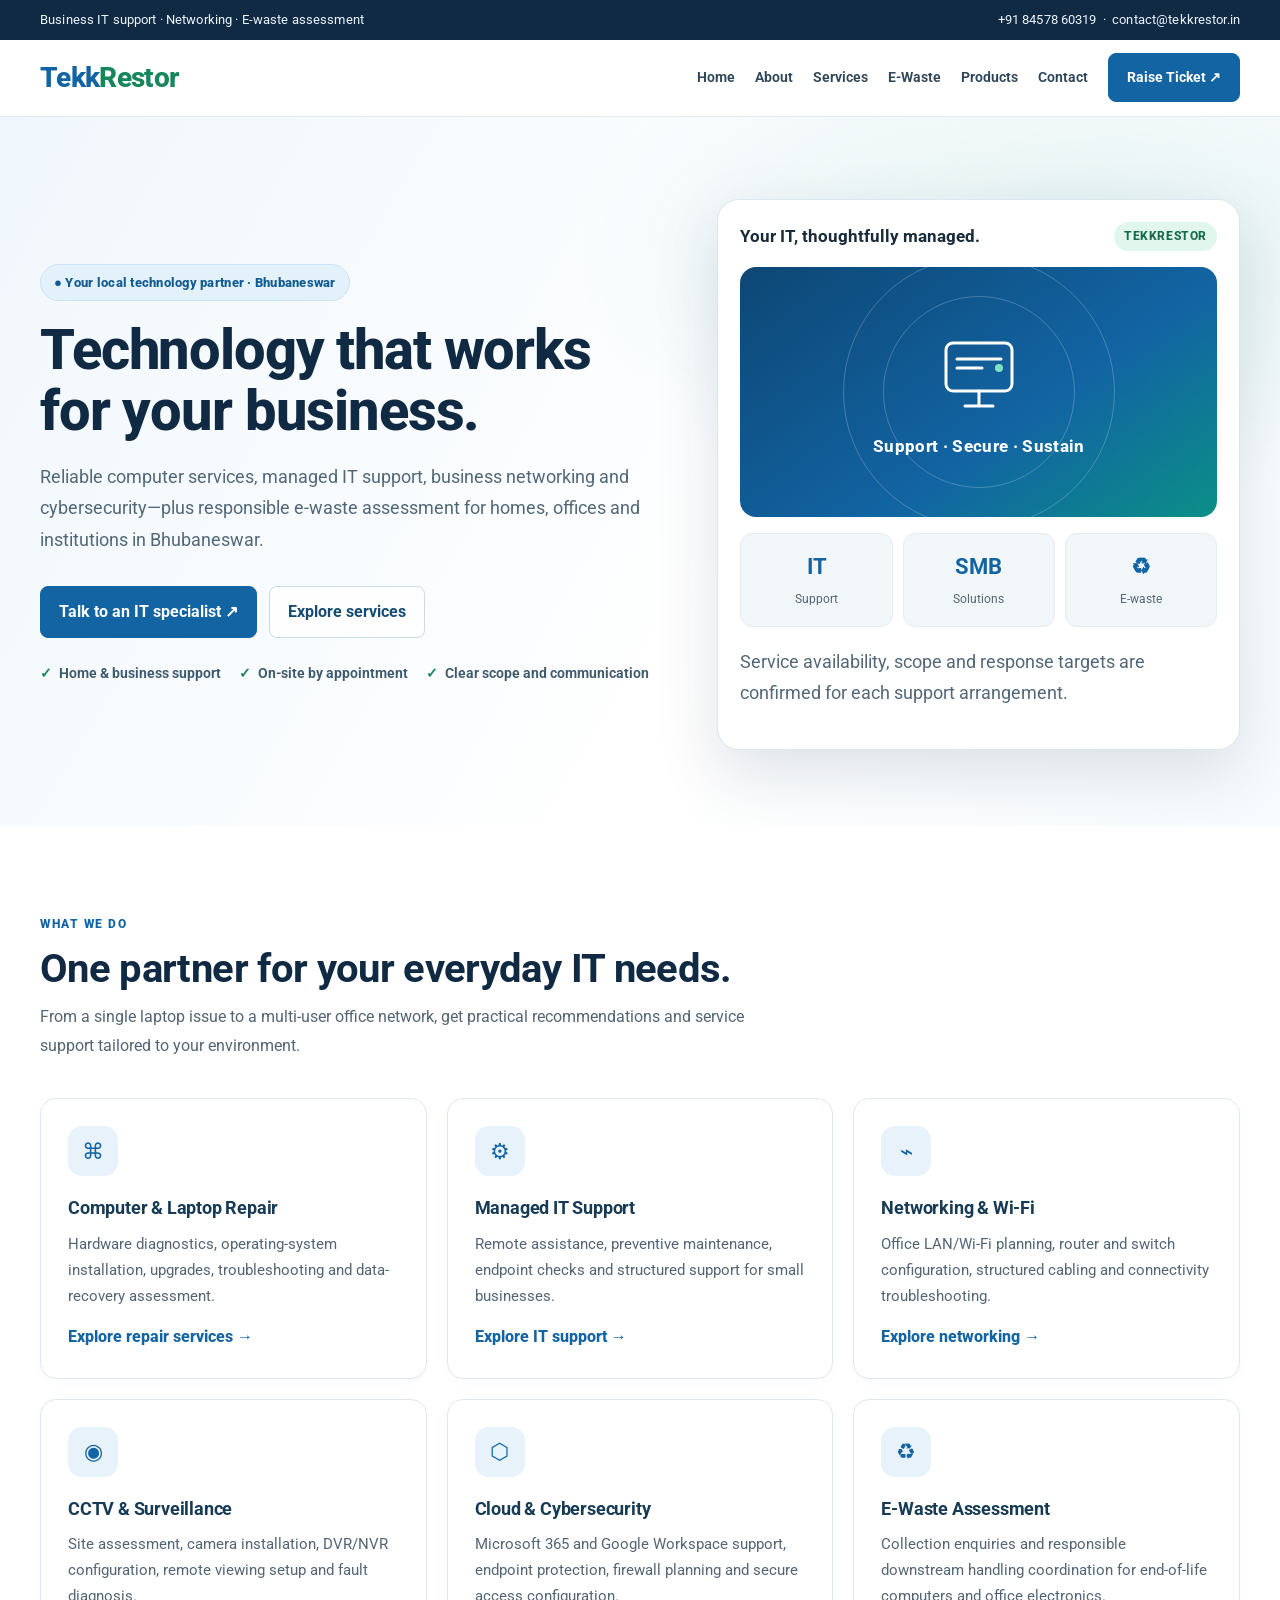
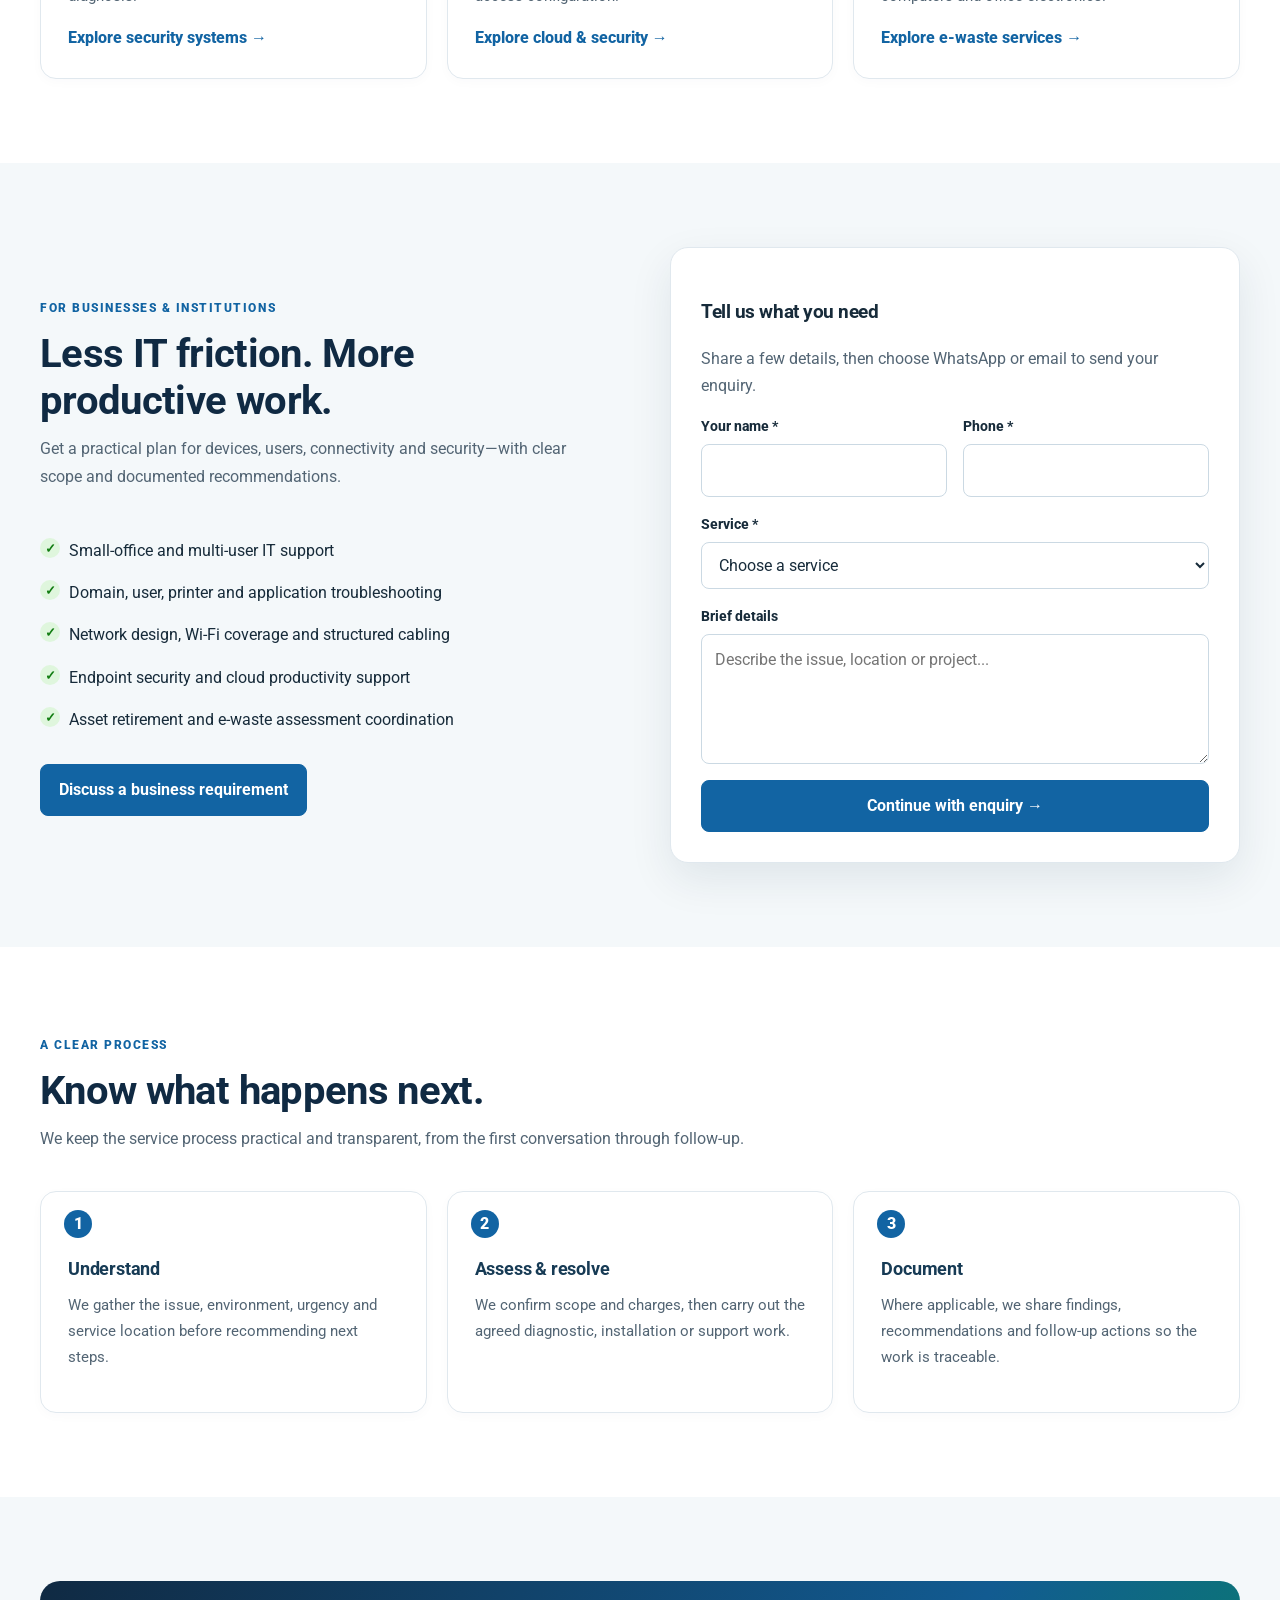
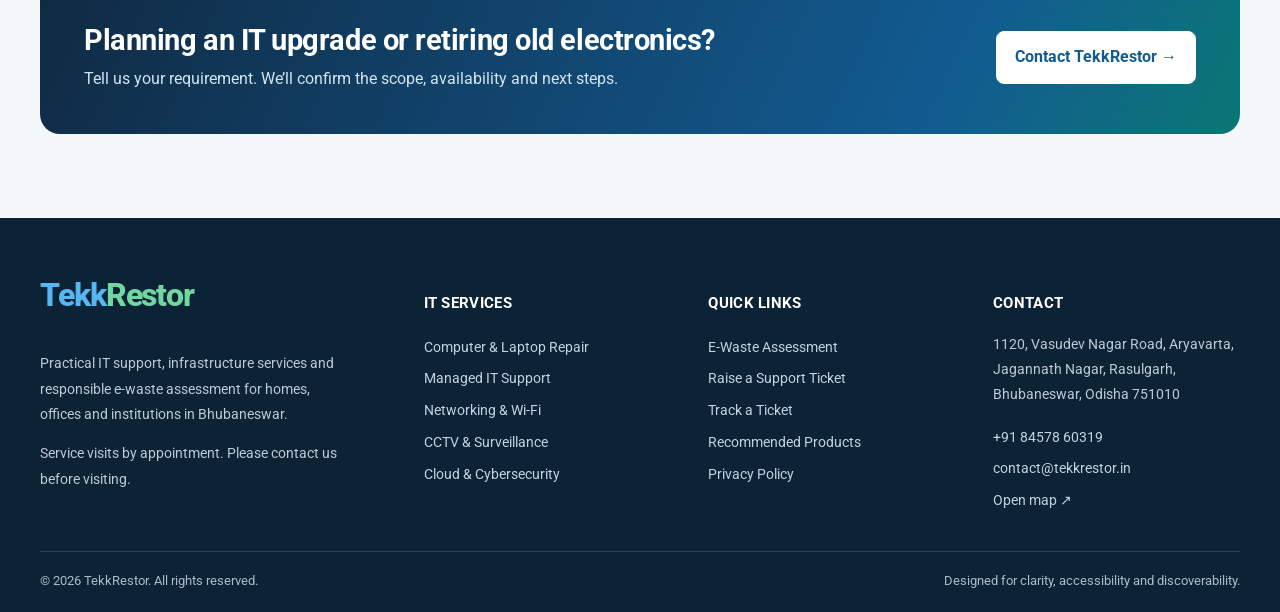
<file: index.html>
<!doctype html>
<html lang="en-IN">
<head>
<meta charset="utf-8"><meta name="viewport" content="width=device-width,initial-scale=1">
<title>TekkRestor | Business IT Support, Computer Repair & E-Waste Bhubaneswar</title>
<meta name="description" content="TekkRestor provides computer repair, managed IT support, office networking, cybersecurity and e-waste assessment in Bhubaneswar, Odisha. Contact us for service enquiries.">
<link rel="canonical" href="https://tekkrestor.in/">
<meta name="theme-color" content="#1264a3"><meta property="og:type" content="website"><meta property="og:site_name" content="TekkRestor"><meta property="og:title" content="TekkRestor | Business IT Support & E-Waste Bhubaneswar"><meta property="og:description" content="Practical IT support, networking, cybersecurity and responsible e-waste assessment in Bhubaneswar."><meta property="og:url" content="https://tekkrestor.in/"><meta name="twitter:card" content="summary">
<script type="application/ld+json">{"@context":"https://schema.org","@type":"LocalBusiness","name":"TekkRestor","url":"https://tekkrestor.in/","telephone":"+91-8457860319","email":"contact@tekkrestor.in","address":{"@type":"PostalAddress","streetAddress":"1120, Vasudev Nagar Road, Aryavarta, Jagannath Nagar, Rasulgarh","addressLocality":"Bhubaneswar","addressRegion":"Odisha","postalCode":"751010","addressCountry":"IN"},"areaServed":[{"@type":"City","name":"Bhubaneswar"},{"@type":"AdministrativeArea","name":"Odisha"}],"description":"Computer repair, IT support, networking, cybersecurity and e-waste assessment services in Bhubaneswar, Odisha."}</script>
<link rel="stylesheet" href="assets/style.css">
<link rel="preconnect" href="https://fonts.googleapis.com">
<link rel="preconnect" href="https://fonts.gstatic.com" crossorigin>
<link href="https://fonts.googleapis.com/css2?family=Roboto:wght@400;500;600;700;800;900&display=swap" rel="stylesheet">
</head><body>
<div class="topbar"><div class="container"><span>Business IT support · Networking · E-waste assessment</span><span><a href="tel:+918457860319">+91 84578 60319</a> &nbsp;·&nbsp; <a href="mailto:contact@tekkrestor.in">contact@tekkrestor.in</a></span></div></div>
<header class="site-header"><div class="container nav"><a class="brand" href="/" aria-label="TekkRestor home"><span class="tekk">Tekk</span><span class="restor">Restor</span></a><button class="menu-toggle" aria-label="Toggle navigation" aria-expanded="false">☰</button><nav class="nav-links" aria-label="Main navigation"><a href="">Home</a><a href="./about.html">About</a><a href="./services/">Services</a><a href="./e-waste-bhubaneswar/">E-Waste</a><a href="./products.html">Products</a><a href="./contact.html">Contact</a><a class="nav-cta" href="./tickets/">Raise Ticket ↗</a></nav></div></header>
<main>
<section class="hero"><div class="container hero-grid"><div><span class="eyebrow">● Your local technology partner · Bhubaneswar</span><h1>Technology that works for your business.</h1><p>Reliable computer services, managed IT support, business networking and cybersecurity—plus responsible e-waste assessment for homes, offices and institutions in Bhubaneswar.</p><div class="actions"><a class="btn" href="./contact.html">Talk to an IT specialist ↗</a><a class="btn secondary" href="/services/">Explore services</a></div><div class="trustline"><span>Home & business support</span><span>On-site by appointment</span><span>Clear scope and communication</span></div></div>
<div class="visual-card"><div class="visual-top"><strong>Your IT, thoughtfully managed.</strong><span class="live-pill">TEKKRESTOR</span></div><div class="orbit"><div style="position:relative;z-index:2;text-align:center"><svg width="100" height="100" viewBox="0 0 100 100" role="img" aria-label="Connected technology illustration"><rect x="17" y="18" width="66" height="48" rx="7" fill="none" stroke="white" stroke-width="3"/><path d="M36 81h28M50 66v15M28 34h44M28 43h25" stroke="white" stroke-width="3" stroke-linecap="round"/><circle cx="70" cy="43" r="4" fill="#7fe0c5"/></svg><div style="font-size:1.04rem;font-weight:750;letter-spacing:.02em">Support · Secure · Sustain</div></div></div><div class="metric-row"><div class="metric"><b>IT</b><span>Support</span></div><div class="metric"><b>SMB</b><span>Solutions</span></div><div class="metric"><b>♻</b><span>E-waste</span></div></div><p class="form-note">Service availability, scope and response targets are confirmed for each support arrangement.</p></div></div></section>
<section><div class="container"><div class="section-head"><span class="kicker">WHAT WE DO</span><h2>One partner for your everyday IT needs.</h2><p>From a single laptop issue to a multi-user office network, get practical recommendations and service support tailored to your environment.</p></div><div class="cards">
<article class="card"><div class="icon">⌘</div><h3>Computer & Laptop Repair</h3><p>Hardware diagnostics, operating-system installation, upgrades, troubleshooting and data-recovery assessment.</p><a class="text-link" href="services/computer-repair.html">Explore repair services →</a></article>
<article class="card"><div class="icon">⚙</div><h3>Managed IT Support</h3><p>Remote assistance, preventive maintenance, endpoint checks and structured support for small businesses.</p><a class="text-link" href="services/managed-it-support.html">Explore IT support →</a></article>
<article class="card"><div class="icon">⌁</div><h3>Networking & Wi-Fi</h3><p>Office LAN/Wi-Fi planning, router and switch configuration, structured cabling and connectivity troubleshooting.</p><a class="text-link" href="services/networking-wifi.html">Explore networking →</a></article>
<article class="card"><div class="icon">◉</div><h3>CCTV & Surveillance</h3><p>Site assessment, camera installation, DVR/NVR configuration, remote viewing setup and fault diagnosis.</p><a class="text-link" href="services/cctv-security.html">Explore security systems →</a></article>
<article class="card"><div class="icon">⬡</div><h3>Cloud & Cybersecurity</h3><p>Microsoft 365 and Google Workspace support, endpoint protection, firewall planning and secure access configuration.</p><a class="text-link" href="services/cloud-cybersecurity.html">Explore cloud & security →</a></article>
<article class="card"><div class="icon">♻</div><h3>E-Waste Assessment</h3><p>Collection enquiries and responsible downstream handling coordination for end-of-life computers and office electronics.</p><a class="text-link" href="e-waste-bhubaneswar/">Explore e-waste services →</a></article>
</div></div></section>
<section class="soft-section"><div class="container split"><div><span class="kicker">FOR BUSINESSES & INSTITUTIONS</span><div class="section-head"><h2>Less IT friction. More productive work.</h2><p>Get a practical plan for devices, users, connectivity and security—with clear scope and documented recommendations.</p></div><ul class="checklist"><li>Small-office and multi-user IT support</li><li>Domain, user, printer and application troubleshooting</li><li>Network design, Wi-Fi coverage and structured cabling</li><li>Endpoint security and cloud productivity support</li><li>Asset retirement and e-waste assessment coordination</li></ul><a class="btn" href="/contact.html">Discuss a business requirement</a></div>
<div class="form-card"><h3>Tell us what you need</h3><p class="muted">Share a few details, then choose WhatsApp or email to send your enquiry.</p><form data-lead-form><div class="form-grid"><div class="field"><label for="lead-name">Your name *</label><input id="lead-name" name="name" required autocomplete="name"></div><div class="field"><label for="lead-phone">Phone *</label><input id="lead-phone" name="phone" required type="tel" autocomplete="tel"></div><div class="field full"><label for="lead-service">Service *</label><select id="lead-service" name="service" required><option value="">Choose a service</option><option>Computer & Laptop Repair</option><option>Managed IT Support / AMC</option><option>Networking & Wi-Fi</option><option>CCTV & Surveillance</option><option>Cloud & Cybersecurity</option><option>E-Waste Assessment</option><option>Other</option></select></div><div class="field full"><label for="lead-message">Brief details</label><textarea id="lead-message" name="message" placeholder="Describe the issue, location or project..."></textarea></div><div class="field full"><button class="btn" type="submit">Continue with enquiry →</button></div></div></form><div class="hidden" data-lead-result aria-live="polite"></div></div></div></section>
<section><div class="container"><div class="section-head"><span class="kicker">A CLEAR PROCESS</span><h2>Know what happens next.</h2><p>We keep the service process practical and transparent, from the first conversation through follow-up.</p></div><div class="cards process"><article class="card"><h3>Understand</h3><p>We gather the issue, environment, urgency and service location before recommending next steps.</p></article><article class="card"><h3>Assess & resolve</h3><p>We confirm scope and charges, then carry out the agreed diagnostic, installation or support work.</p></article><article class="card"><h3>Document</h3><p>Where applicable, we share findings, recommendations and follow-up actions so the work is traceable.</p></article></div></div></section>
<section class="soft-section"><div class="container"><div class="cta-band"><div><h2>Planning an IT upgrade or retiring old electronics?</h2><p>Tell us your requirement. We’ll confirm the scope, availability and next steps.</p></div><a class="btn" href="/contact.html">Contact TekkRestor →</a></div></div></section>
</main><footer class="footer"><div class="container"><div class="footer-grid"><div><a class="brand" href="/"><span class="tekk">Tekk</span><span class="restor">Restor</span></a><p>Practical IT support, infrastructure services and responsible e-waste assessment for homes, offices and institutions in Bhubaneswar.</p><p>Service visits by appointment. Please contact us before visiting.</p></div><div><h3>IT SERVICES</h3><a href="/services/computer-repair.html">Computer & Laptop Repair</a><a href="/services/managed-it-support.html">Managed IT Support</a><a href="/services/networking-wifi.html">Networking & Wi-Fi</a><a href="/services/cctv-security.html">CCTV & Surveillance</a><a href="/services/cloud-cybersecurity.html">Cloud & Cybersecurity</a></div><div><h3>QUICK LINKS</h3><a href="/e-waste-bhubaneswar/">E-Waste Assessment</a><a href="/tickets/">Raise a Support Ticket</a><a href="/tickets/lookup.html">Track a Ticket</a><a href="/products.html">Recommended Products</a><a href="/privacy.html">Privacy Policy</a></div><div><h3>CONTACT</h3><p>1120, Vasudev Nagar Road, Aryavarta, Jagannath Nagar, Rasulgarh, Bhubaneswar, Odisha 751010</p><a href="tel:+918457860319">+91 84578 60319</a><a href="mailto:contact@tekkrestor.in">contact@tekkrestor.in</a><a target="_blank" rel="noopener" href="https://maps.google.com/?q=Vasudev+Nagar+Road+Rasulgarh+Bhubaneswar">Open map ↗</a></div></div><div class="copyright"><span>© <span data-year></span> TekkRestor. All rights reserved.</span><span>Designed for clarity, accessibility and discoverability.</span></div></div></footer><script src="/assets/site.js" defer></script></body></html>
</file>
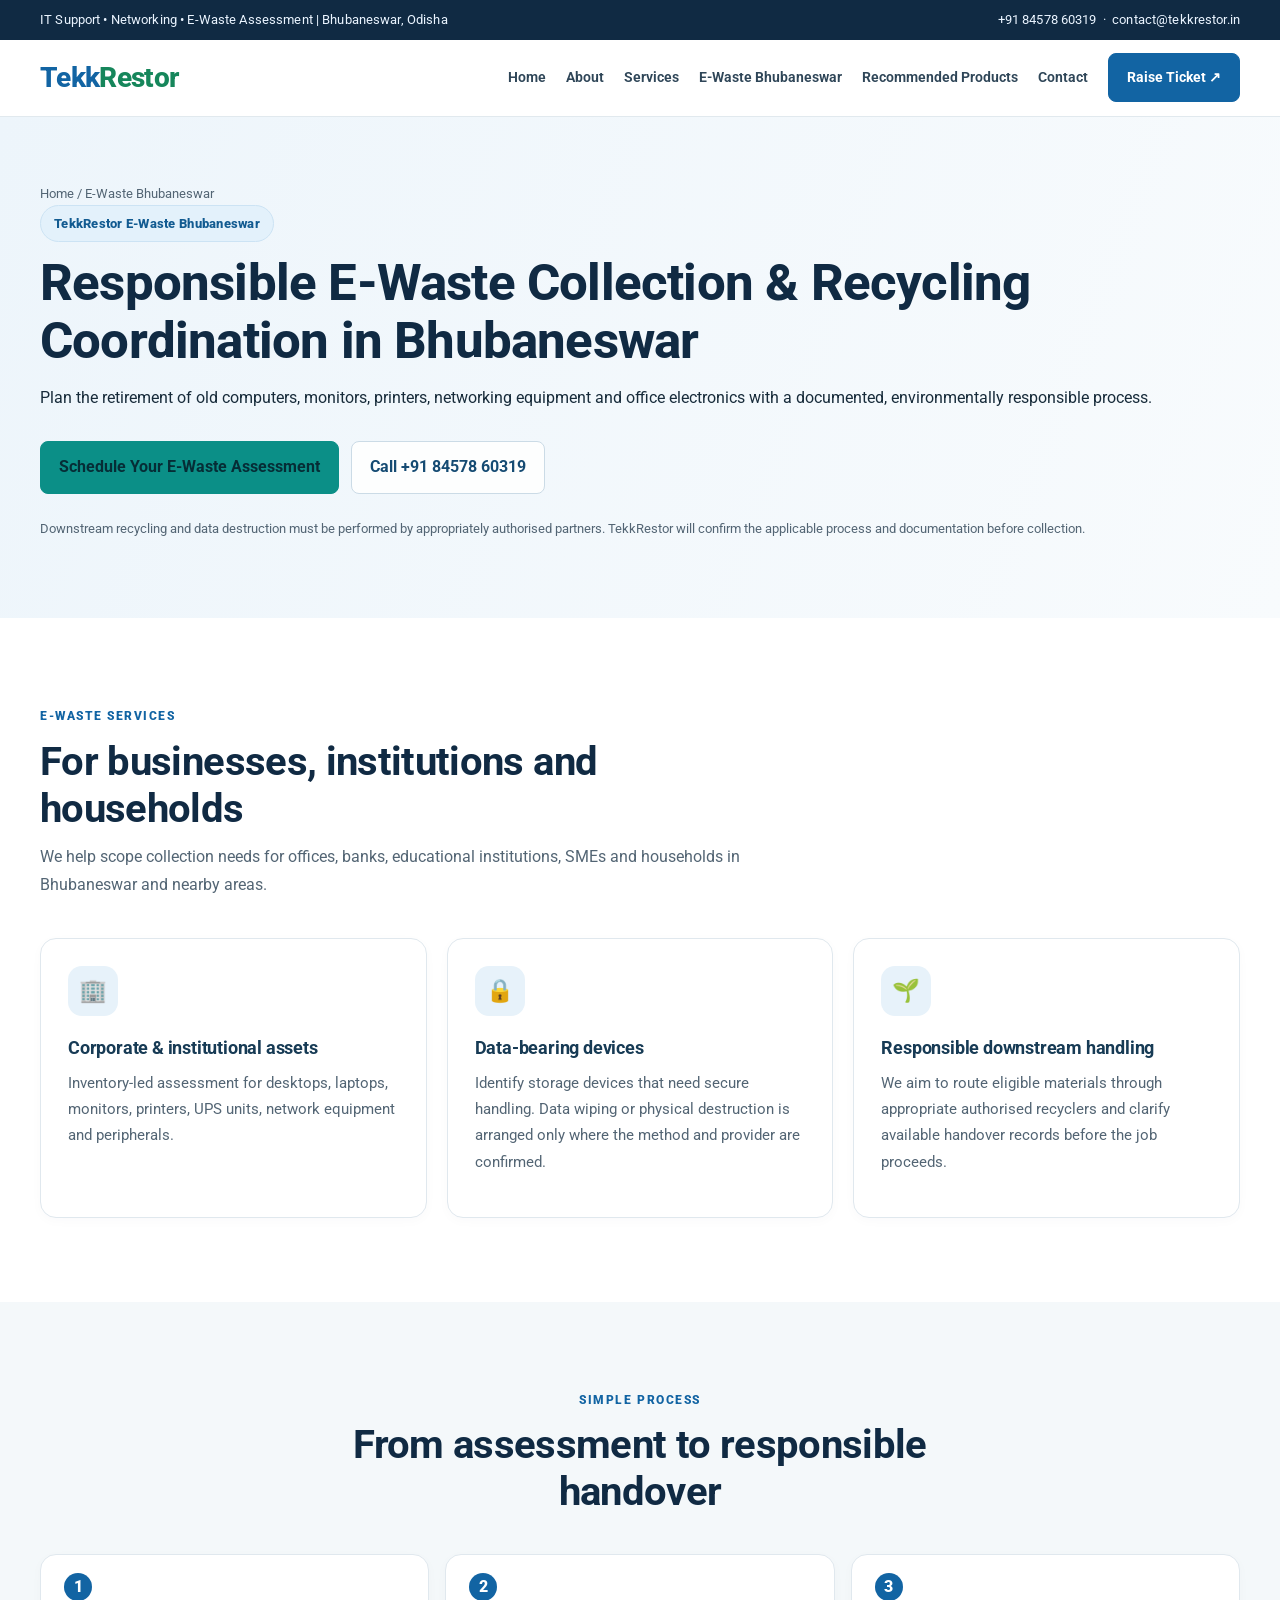
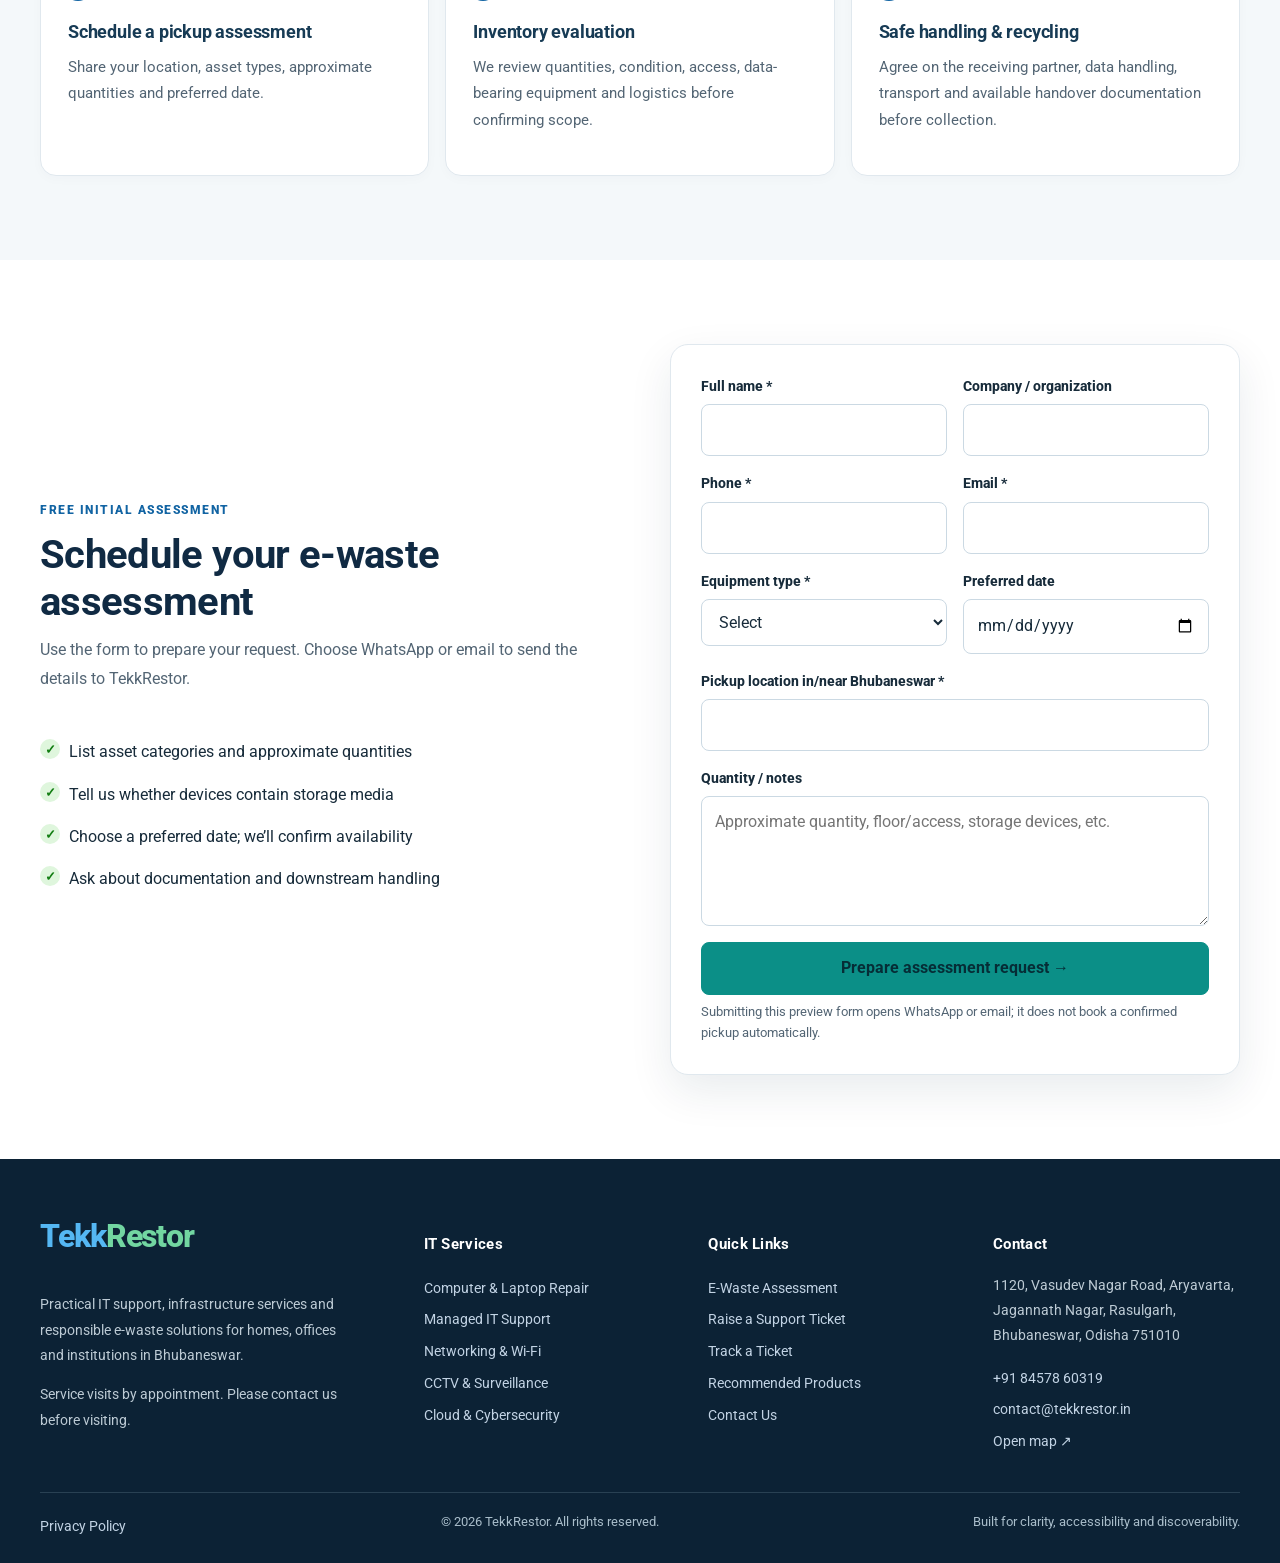
<file: e-waste-bhubaneswar/index.html>
<!doctype html><html lang="en-IN"><head><meta charset="utf-8"><meta name="viewport" content="width=device-width, initial-scale=1"><title>E-Waste Recycling Bhubaneswar | TekkRestor E-Waste</title><meta name="description" content="Arrange an e-waste assessment in Bhubaneswar for old computers, laptops, monitors, printers, UPS and office electronics."><meta name="robots" content="index,follow,max-image-preview:large"><link rel="canonical" href="https://tekkrestor.in/e-waste-bhubaneswar/"><meta name="theme-color" content="#0f6cbd"><link rel="stylesheet" href="/assets/style.css"><script type="application/ld+json">{ "@context":"https://schema.org", "@type":"LocalBusiness", "@id":"https://tekkrestor.in/#business", "name":"TekkRestor", "url":"https://tekkrestor.in/", "telephone":"+91-8457860319", "email":"contact@tekkrestor.in", "address":{"@type":"PostalAddress","streetAddress":"1120, Vasudev Nagar Road, Aryavarta, Jagannath Nagar, Rasulgarh","addressLocality":"Bhubaneswar","addressRegion":"Odisha","postalCode":"751010","addressCountry":"IN"}, "geo":{"@type":"GeoCoordinates","latitude":20.3036,"longitude":85.8581}, "areaServed":[{"@type":"City","name":"Bhubaneswar"},{"@type":"AdministrativeArea","name":"Odisha"}], "description":"IT support, computer repair, networking, cybersecurity and electronic waste assessment services in Bhubaneswar, Odisha.", "priceRange":"₹₹"}</script><script type="application/ld+json">{"@context":"https://schema.org","@type":"Service","name":"E-Waste Assessment and Collection Coordination","serviceType":"Electronic waste collection assessment","provider":{"@id":"https://tekkrestor.in/#business"},"areaServed":{"@type":"City","name":"Bhubaneswar"},"url":"https://tekkrestor.in/e-waste-bhubaneswar/"}</script><meta property="og:type" content="website"><meta property="og:site_name" content="TekkRestor"><meta property="og:title" content="E-Waste Recycling Bhubaneswar | TekkRestor E-Waste"><meta property="og:description" content="Arrange an e-waste assessment in Bhubaneswar for old computers, laptops, monitors, printers, UPS and office electronics."><meta property="og:url" content="https://tekkrestor.in/e-waste-bhubaneswar/"><meta property="og:locale" content="en_IN"><meta name="twitter:card" content="summary"><link rel="preconnect" href="https://fonts.googleapis.com">
<link rel="preconnect" href="https://fonts.gstatic.com" crossorigin>
<link href="https://fonts.googleapis.com/css2?family=Roboto:wght@400;500;600;700;800;900&display=swap" rel="stylesheet">
</head><body><div class="topbar"><div class="container"><span>IT Support • Networking • E-Waste Assessment | Bhubaneswar, Odisha</span><span><a href="tel:+918457860319">+91 84578 60319</a> &nbsp;·&nbsp; <a href="mailto:contact@tekkrestor.in">contact@tekkrestor.in</a></span></div></div><header class="site-header"><div class="container nav"><a class="brand" href="/" aria-label="TekkRestor home"><span class="tekk">Tekk</span><span class="restor">Restor</span></a><button class="menu-toggle" aria-label="Toggle navigation" aria-expanded="false">☰</button><nav class="nav-links" aria-label="Main navigation"><a href="/">Home</a><a href="/about.html">About</a><a href="/services/">Services</a><a href="/e-waste-bhubaneswar/">E-Waste Bhubaneswar</a><a href="/products.html">Recommended Products</a><a href="/contact.html">Contact</a><a class="nav-cta" href="/tickets/">Raise Ticket ↗</a></nav></div></header><main><section class="page-hero"><div class="container"><div class="breadcrumbs"><a href="/">Home</a> / E-Waste Bhubaneswar</div><span class="eyebrow">TekkRestor E-Waste Bhubaneswar</span><h1>Responsible E-Waste Collection & Recycling Coordination in Bhubaneswar</h1><p>Plan the retirement of old computers, monitors, printers, networking equipment and office electronics with a documented, environmentally responsible process.</p><div class="actions"><a class="btn teal" href="#assessment">Schedule Your E-Waste Assessment</a><a class="btn secondary" href="tel:+918457860319">Call +91 84578 60319</a></div><p class="form-note">Downstream recycling and data destruction must be performed by appropriately authorised partners. TekkRestor will confirm the applicable process and documentation before collection.</p></div></section><section><div class="container"><div class="section-head"><span class="kicker">E-waste services</span><h2>For businesses, institutions and households</h2><p>We help scope collection needs for offices, banks, educational institutions, SMEs and households in Bhubaneswar and nearby areas.</p></div><div class="cards"><article class="card"><div class="icon">🏢</div><h3>Corporate & institutional assets</h3><p>Inventory-led assessment for desktops, laptops, monitors, printers, UPS units, network equipment and peripherals.</p></article><article class="card"><div class="icon">🔒</div><h3>Data-bearing devices</h3><p>Identify storage devices that need secure handling. Data wiping or physical destruction is arranged only where the method and provider are confirmed.</p></article><article class="card"><div class="icon">🌱</div><h3>Responsible downstream handling</h3><p>We aim to route eligible materials through appropriate authorised recyclers and clarify available handover records before the job proceeds.</p></article></div></div></section><section class="soft-section"><div class="container"><div class="section-head center"><span class="kicker">Simple process</span><h2>From assessment to responsible handover</h2></div><div class="process"><article class="card"><h3>Schedule a pickup assessment</h3><p>Share your location, asset types, approximate quantities and preferred date.</p></article><article class="card"><h3>Inventory evaluation</h3><p>We review quantities, condition, access, data-bearing equipment and logistics before confirming scope.</p></article><article class="card"><h3>Safe handling & recycling</h3><p>Agree on the receiving partner, data handling, transport and available handover documentation before collection.</p></article></div></div></section><section id="assessment"><div class="container split"><div><div class="section-head"><span class="kicker">Free initial assessment</span><h2>Schedule your e-waste assessment</h2><p>Use the form to prepare your request. Choose WhatsApp or email to send the details to TekkRestor.</p></div><ul class="checklist"><li>List asset categories and approximate quantities</li><li>Tell us whether devices contain storage media</li><li>Choose a preferred date; we’ll confirm availability</li><li>Ask about documentation and downstream handling</li></ul></div><div class="form-card"><form data-ewaste-form><div class="form-grid"><div class="field"><label for="ew-name">Full name *</label><input id="ew-name" name="name" required></div><div class="field"><label for="ew-org">Company / organization</label><input id="ew-org" name="organization"></div><div class="field"><label for="ew-phone">Phone *</label><input id="ew-phone" name="phone" type="tel" required></div><div class="field"><label for="ew-email">Email *</label><input id="ew-email" name="email" type="email" required></div><div class="field"><label for="ew-material">Equipment type *</label><select id="ew-material" name="material" required><option value="">Select</option><option>Computers and laptops</option><option>Monitors and printers</option><option>UPS and batteries</option><option>Networking / server equipment</option><option>Mixed electronic waste</option><option>Other</option></select></div><div class="field"><label for="ew-date">Preferred date</label><input id="ew-date" name="date" type="date"></div><div class="field full"><label for="ew-location">Pickup location in/near Bhubaneswar *</label><input id="ew-location" name="location" required></div><div class="field full"><label for="ew-notes">Quantity / notes</label><textarea id="ew-notes" name="notes" placeholder="Approximate quantity, floor/access, storage devices, etc."></textarea></div><div class="field full"><button class="btn teal" type="submit">Prepare assessment request →</button><span class="form-note">Submitting this preview form opens WhatsApp or email; it does not book a confirmed pickup automatically.</span></div></div></form><div data-ewaste-result aria-live="polite"></div></div></div></section></main><footer class="footer"><div class="container"><div class="footer-grid"><div><a class="brand" href="/"><span class="tekk">Tekk</span><span class="restor">Restor</span></a><p>Practical IT support, infrastructure services and responsible e-waste solutions for homes, offices and institutions in Bhubaneswar.</p><p>Service visits by appointment. Please contact us before visiting.</p></div><div><h3>IT Services</h3><a href="/services/computer-repair.html">Computer & Laptop Repair</a><a href="/services/managed-it-support.html">Managed IT Support</a><a href="/services/networking-wifi.html">Networking & Wi-Fi</a><a href="/services/cctv-security.html">CCTV & Surveillance</a><a href="/services/cloud-cybersecurity.html">Cloud & Cybersecurity</a></div><div><h3>Quick Links</h3><a href="/e-waste-bhubaneswar/">E-Waste Assessment</a><a href="/tickets/">Raise a Support Ticket</a><a href="/tickets/lookup.html">Track a Ticket</a><a href="/products.html">Recommended Products</a><a href="/contact.html">Contact Us</a></div><div><h3>Contact</h3><p>1120, Vasudev Nagar Road, Aryavarta, Jagannath Nagar, Rasulgarh, Bhubaneswar, Odisha 751010</p><a href="tel:+918457860319">+91 84578 60319</a><a href="mailto:contact@tekkrestor.in">contact@tekkrestor.in</a><a target="_blank" rel="noopener" href="https://maps.google.com/?q=Vasudev+Nagar+Road+Rasulgarh+Bhubaneswar">Open map ↗</a></div></div><div class="copyright"><a href="/privacy.html">Privacy Policy</a><span>© <span data-year></span> TekkRestor. All rights reserved.</span><span>Built for clarity, accessibility and discoverability.</span></div></div></footer><script src="/assets/site.js" defer></script></body></html>
</file>
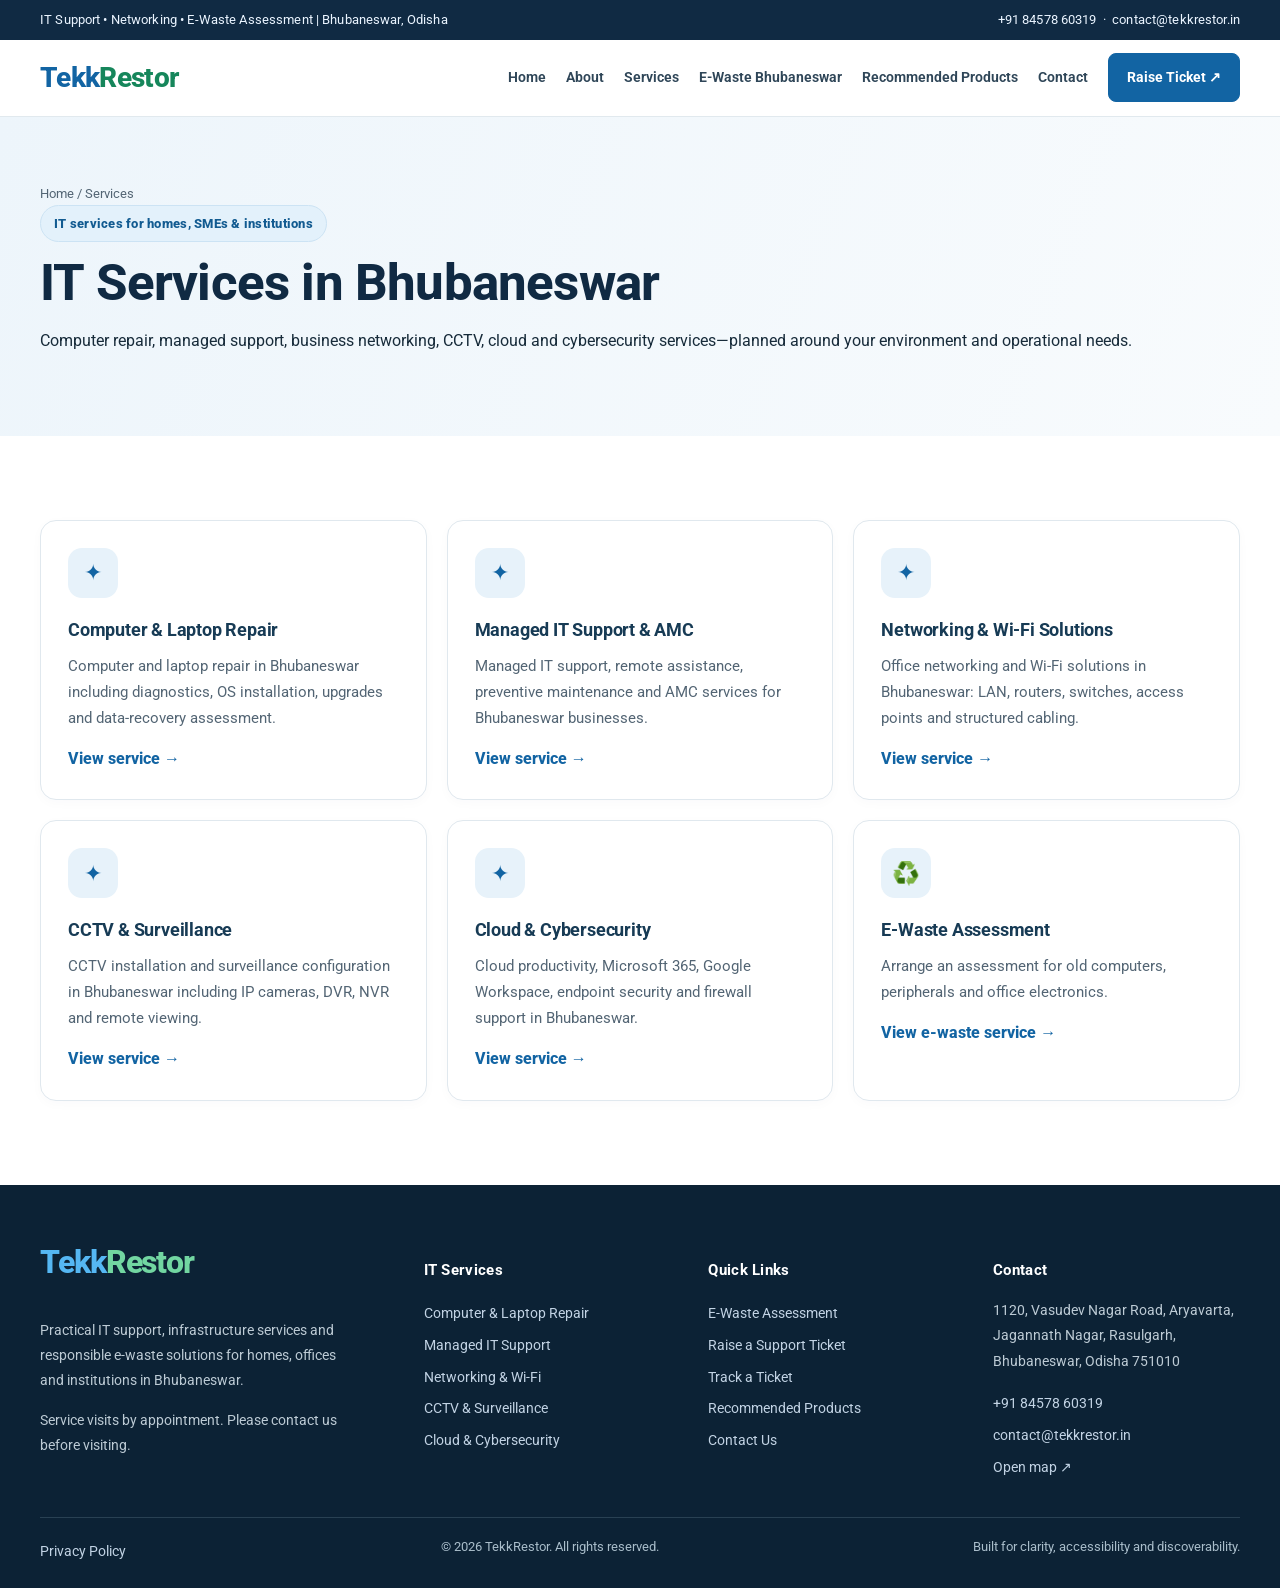
<file: services/index.html>
<!doctype html><html lang="en-IN"><head><meta charset="utf-8"><meta name="viewport" content="width=device-width, initial-scale=1"><title>IT Services in Bhubaneswar | TekkRestor</title><meta name="description" content="Explore TekkRestor computer repair, managed IT support, networking, CCTV and cybersecurity services in Bhubaneswar."><meta name="robots" content="index,follow,max-image-preview:large"><link rel="canonical" href="https://tekkrestor.in/services/"><meta name="theme-color" content="#0f6cbd"><link rel="stylesheet" href="/assets/style.css"><script type="application/ld+json">{ "@context":"https://schema.org", "@type":"LocalBusiness", "@id":"https://tekkrestor.in/#business", "name":"TekkRestor", "url":"https://tekkrestor.in/", "telephone":"+91-8457860319", "email":"contact@tekkrestor.in", "address":{"@type":"PostalAddress","streetAddress":"1120, Vasudev Nagar Road, Aryavarta, Jagannath Nagar, Rasulgarh","addressLocality":"Bhubaneswar","addressRegion":"Odisha","postalCode":"751010","addressCountry":"IN"}, "geo":{"@type":"GeoCoordinates","latitude":20.3036,"longitude":85.8581}, "areaServed":[{"@type":"City","name":"Bhubaneswar"},{"@type":"AdministrativeArea","name":"Odisha"}], "description":"IT support, computer repair, networking, cybersecurity and electronic waste assessment services in Bhubaneswar, Odisha.", "priceRange":"₹₹"}</script><meta property="og:type" content="website"><meta property="og:site_name" content="TekkRestor"><meta property="og:title" content="IT Services in Bhubaneswar | TekkRestor"><meta property="og:description" content="Explore TekkRestor computer repair, managed IT support, networking, CCTV and cybersecurity services in Bhubaneswar."><meta property="og:url" content="https://tekkrestor.in/services/"><meta property="og:locale" content="en_IN"><meta name="twitter:card" content="summary"><link rel="preconnect" href="https://fonts.googleapis.com">
<link rel="preconnect" href="https://fonts.gstatic.com" crossorigin>
<link href="https://fonts.googleapis.com/css2?family=Roboto:wght@400;500;600;700;800;900&display=swap" rel="stylesheet">
</head><body><div class="topbar"><div class="container"><span>IT Support • Networking • E-Waste Assessment | Bhubaneswar, Odisha</span><span><a href="tel:+918457860319">+91 84578 60319</a> &nbsp;·&nbsp; <a href="mailto:contact@tekkrestor.in">contact@tekkrestor.in</a></span></div></div><header class="site-header"><div class="container nav"><a class="brand" href="/" aria-label="TekkRestor home"><span class="tekk">Tekk</span><span class="restor">Restor</span></a><button class="menu-toggle" aria-label="Toggle navigation" aria-expanded="false">☰</button><nav class="nav-links" aria-label="Main navigation"><a href="/">Home</a><a href="/about.html">About</a><a href="/services/">Services</a><a href="/e-waste-bhubaneswar/">E-Waste Bhubaneswar</a><a href="/products.html">Recommended Products</a><a href="/contact.html">Contact</a><a class="nav-cta" href="/tickets/">Raise Ticket ↗</a></nav></div></header><main><section class="page-hero"><div class="container"><div class="breadcrumbs"><a href="/">Home</a> / Services</div><span class="eyebrow">IT services for homes, SMEs & institutions</span><h1>IT Services in Bhubaneswar</h1><p>Computer repair, managed support, business networking, CCTV, cloud and cybersecurity services—planned around your environment and operational needs.</p></div></section><section><div class="container"><div class="cards"><article class="card"><div class="icon">✦</div><h3>Computer & Laptop Repair</h3><p>Computer and laptop repair in Bhubaneswar including diagnostics, OS installation, upgrades and data-recovery assessment.</p><a class="text-link" href="/services/computer-repair.html">View service →</a></article><article class="card"><div class="icon">✦</div><h3>Managed IT Support & AMC</h3><p>Managed IT support, remote assistance, preventive maintenance and AMC services for Bhubaneswar businesses.</p><a class="text-link" href="/services/managed-it-support.html">View service →</a></article><article class="card"><div class="icon">✦</div><h3>Networking & Wi-Fi Solutions</h3><p>Office networking and Wi-Fi solutions in Bhubaneswar: LAN, routers, switches, access points and structured cabling.</p><a class="text-link" href="/services/networking-wifi.html">View service →</a></article><article class="card"><div class="icon">✦</div><h3>CCTV & Surveillance</h3><p>CCTV installation and surveillance configuration in Bhubaneswar including IP cameras, DVR, NVR and remote viewing.</p><a class="text-link" href="/services/cctv-security.html">View service →</a></article><article class="card"><div class="icon">✦</div><h3>Cloud & Cybersecurity</h3><p>Cloud productivity, Microsoft 365, Google Workspace, endpoint security and firewall support in Bhubaneswar.</p><a class="text-link" href="/services/cloud-cybersecurity.html">View service →</a></article><article class="card"><div class="icon">♻️</div><h3>E-Waste Assessment</h3><p>Arrange an assessment for old computers, peripherals and office electronics.</p><a class="text-link" href="/e-waste-bhubaneswar/">View e-waste service →</a></article></div></div></section></main><footer class="footer"><div class="container"><div class="footer-grid"><div><a class="brand" href="/"><span class="tekk">Tekk</span><span class="restor">Restor</span></a><p>Practical IT support, infrastructure services and responsible e-waste solutions for homes, offices and institutions in Bhubaneswar.</p><p>Service visits by appointment. Please contact us before visiting.</p></div><div><h3>IT Services</h3><a href="/services/computer-repair.html">Computer & Laptop Repair</a><a href="/services/managed-it-support.html">Managed IT Support</a><a href="/services/networking-wifi.html">Networking & Wi-Fi</a><a href="/services/cctv-security.html">CCTV & Surveillance</a><a href="/services/cloud-cybersecurity.html">Cloud & Cybersecurity</a></div><div><h3>Quick Links</h3><a href="/e-waste-bhubaneswar/">E-Waste Assessment</a><a href="/tickets/">Raise a Support Ticket</a><a href="/tickets/lookup.html">Track a Ticket</a><a href="/products.html">Recommended Products</a><a href="/contact.html">Contact Us</a></div><div><h3>Contact</h3><p>1120, Vasudev Nagar Road, Aryavarta, Jagannath Nagar, Rasulgarh, Bhubaneswar, Odisha 751010</p><a href="tel:+918457860319">+91 84578 60319</a><a href="mailto:contact@tekkrestor.in">contact@tekkrestor.in</a><a target="_blank" rel="noopener" href="https://maps.google.com/?q=Vasudev+Nagar+Road+Rasulgarh+Bhubaneswar">Open map ↗</a></div></div><div class="copyright"><a href="/privacy.html">Privacy Policy</a><span>© <span data-year></span> TekkRestor. All rights reserved.</span><span>Built for clarity, accessibility and discoverability.</span></div></div></footer><script src="/assets/site.js" defer></script></body></html>
</file>
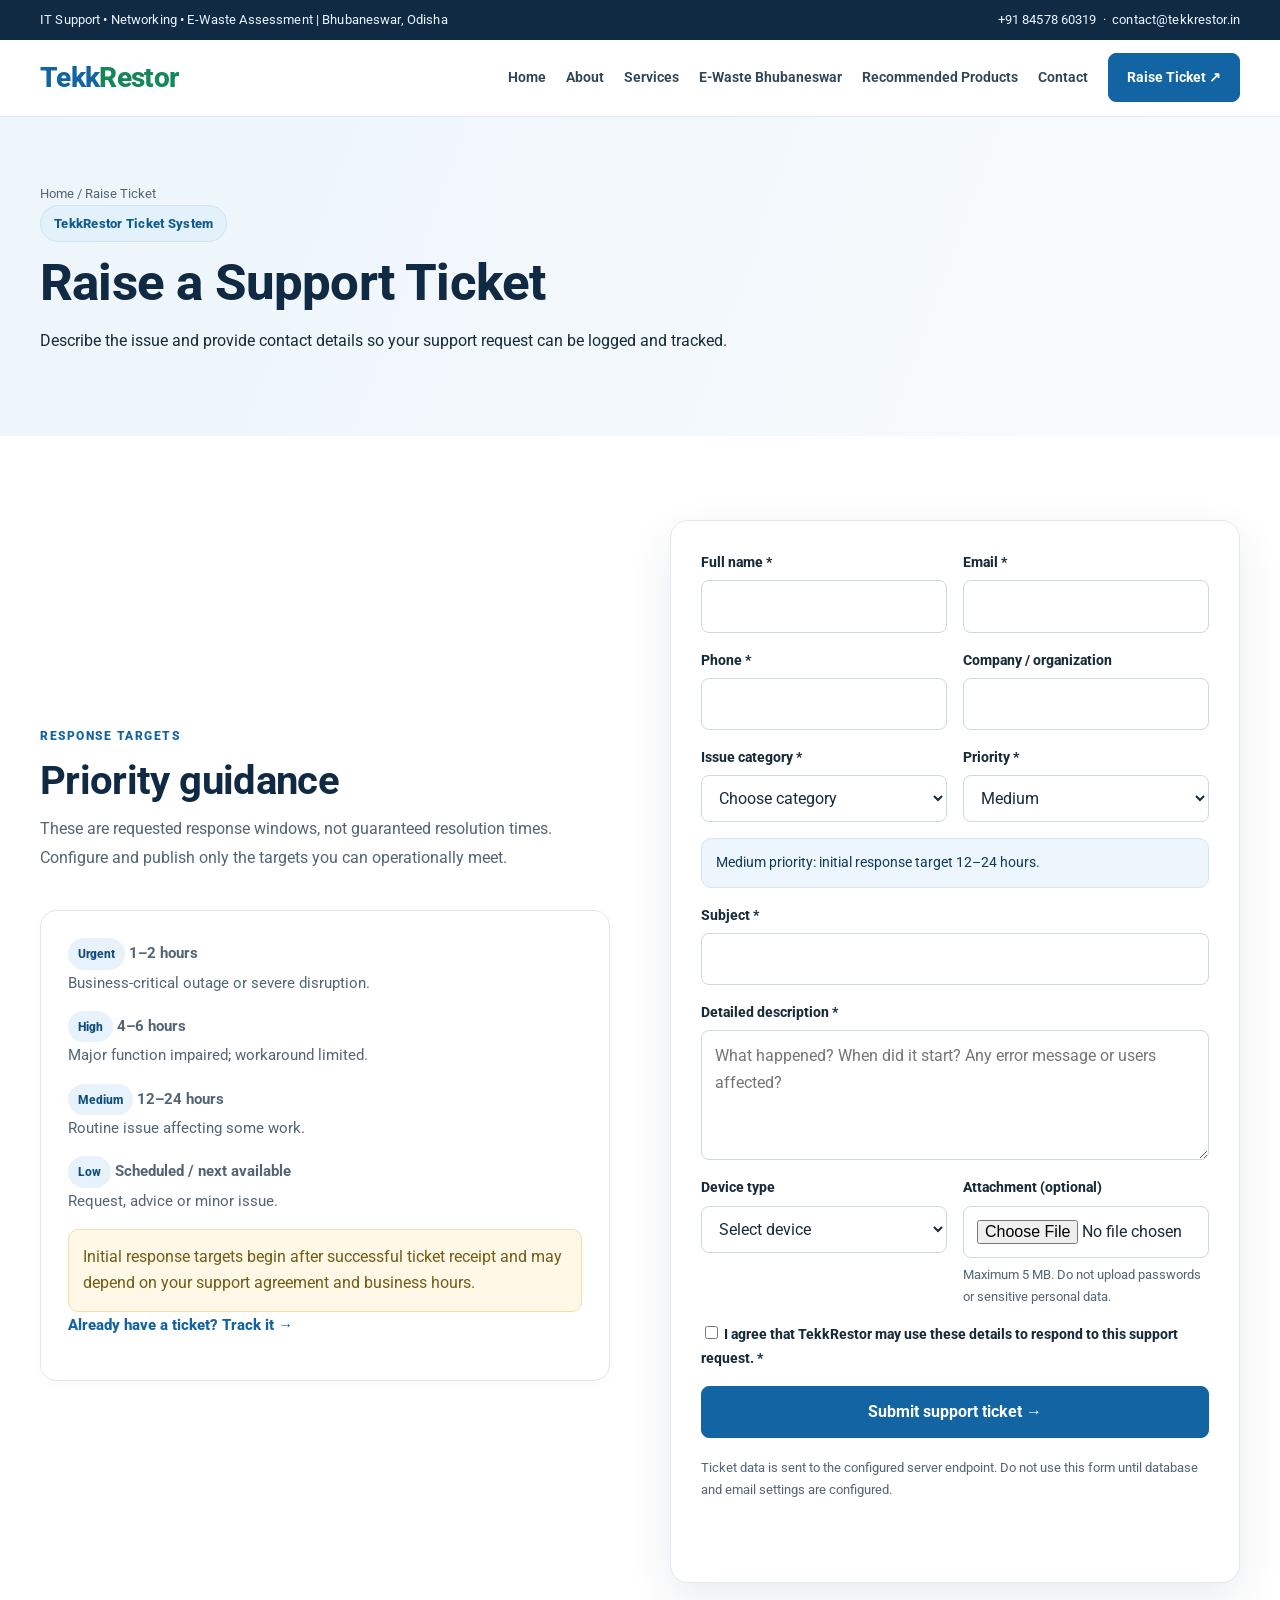
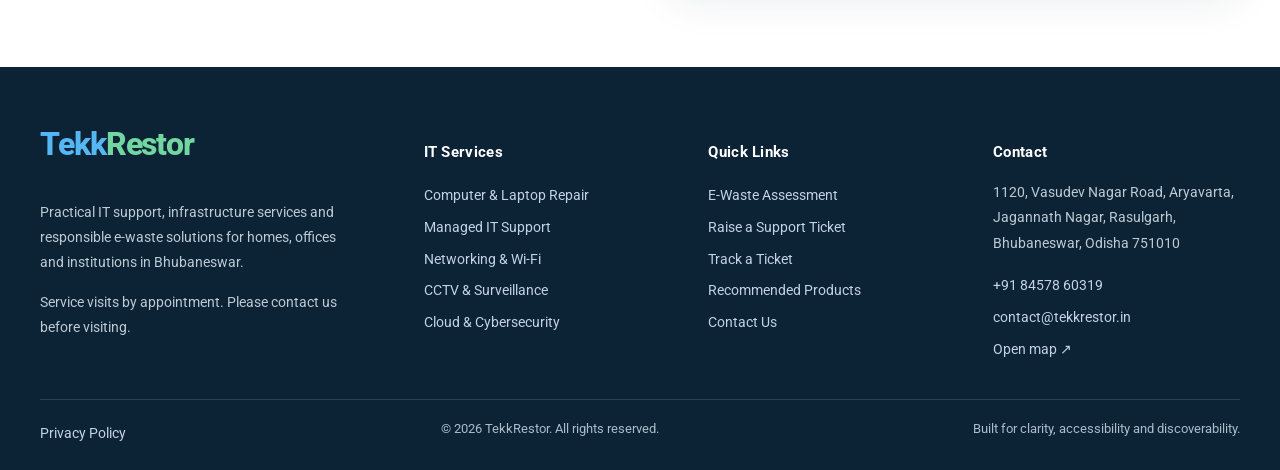
<file: tickets/index.html>
<!doctype html><html lang="en-IN"><head><meta charset="utf-8"><meta name="viewport" content="width=device-width, initial-scale=1"><title>Raise a Support Ticket | TekkRestor</title><meta name="description" content="Raise and track a TekkRestor IT support ticket for computer repair, networking, cloud and other IT services."><meta name="robots" content="noindex,nofollow,noarchive"><meta name="referrer" content="no-referrer"><link rel="canonical" href="https://tekkrestor.in/tickets/"><meta name="theme-color" content="#0f6cbd"><link rel="stylesheet" href="/assets/style.css"><script type="application/ld+json">{ "@context":"https://schema.org", "@type":"LocalBusiness", "@id":"https://tekkrestor.in/#business", "name":"TekkRestor", "url":"https://tekkrestor.in/", "telephone":"+91-8457860319", "email":"contact@tekkrestor.in", "address":{"@type":"PostalAddress","streetAddress":"1120, Vasudev Nagar Road, Aryavarta, Jagannath Nagar, Rasulgarh","addressLocality":"Bhubaneswar","addressRegion":"Odisha","postalCode":"751010","addressCountry":"IN"}, "geo":{"@type":"GeoCoordinates","latitude":20.3036,"longitude":85.8581}, "areaServed":[{"@type":"City","name":"Bhubaneswar"},{"@type":"AdministrativeArea","name":"Odisha"}], "description":"IT support, computer repair, networking, cybersecurity and electronic waste assessment services in Bhubaneswar, Odisha.", "priceRange":"₹₹"}</script><meta property="og:type" content="website"><meta property="og:site_name" content="TekkRestor"><meta property="og:title" content="Raise a Support Ticket | TekkRestor"><meta property="og:description" content="Raise and track a TekkRestor IT support ticket for computer repair, networking, cloud and other IT services."><meta property="og:url" content="https://tekkrestor.in/tickets/"><meta property="og:locale" content="en_IN"><meta name="twitter:card" content="summary"><link rel="preconnect" href="https://fonts.googleapis.com">
<link rel="preconnect" href="https://fonts.gstatic.com" crossorigin>
<link href="https://fonts.googleapis.com/css2?family=Roboto:wght@400;500;600;700;800;900&display=swap" rel="stylesheet">
</head><body><div class="topbar"><div class="container"><span>IT Support • Networking • E-Waste Assessment | Bhubaneswar, Odisha</span><span><a href="tel:+918457860319">+91 84578 60319</a> &nbsp;·&nbsp; <a href="mailto:contact@tekkrestor.in">contact@tekkrestor.in</a></span></div></div><header class="site-header"><div class="container nav"><a class="brand" href="/" aria-label="TekkRestor home"><span class="tekk">Tekk</span><span class="restor">Restor</span></a><button class="menu-toggle" aria-label="Toggle navigation" aria-expanded="false">☰</button><nav class="nav-links" aria-label="Main navigation"><a href="/">Home</a><a href="/about.html">About</a><a href="/services/">Services</a><a href="/e-waste-bhubaneswar/">E-Waste Bhubaneswar</a><a href="/products.html">Recommended Products</a><a href="/contact.html">Contact</a><a class="nav-cta" href="/tickets/">Raise Ticket ↗</a></nav></div></header><main><section class="page-hero"><div class="container"><div class="breadcrumbs"><a href="/">Home</a> / Raise Ticket</div><span class="eyebrow">TekkRestor Ticket System</span><h1>Raise a Support Ticket</h1><p>Describe the issue and provide contact details so your support request can be logged and tracked.</p></div></section><section><div class="container split"><div><div class="section-head"><span class="kicker">Response targets</span><h2>Priority guidance</h2><p>These are requested response windows, not guaranteed resolution times. Configure and publish only the targets you can operationally meet.</p></div><div class="card"><p><span class="tag">Urgent</span> <strong>1–2 hours</strong><br><span class="muted">Business-critical outage or severe disruption.</span></p><p><span class="tag">High</span> <strong>4–6 hours</strong><br><span class="muted">Major function impaired; workaround limited.</span></p><p><span class="tag">Medium</span> <strong>12–24 hours</strong><br><span class="muted">Routine issue affecting some work.</span></p><p><span class="tag">Low</span> <strong>Scheduled / next available</strong><br><span class="muted">Request, advice or minor issue.</span></p><div class="notice">Initial response targets begin after successful ticket receipt and may depend on your support agreement and business hours.</div><p><a class="text-link" href="lookup.html">Already have a ticket? Track it →</a></p></div></div><div><div class="form-card"><form data-ticket-form data-endpoint="../api/ticket-create.php" enctype="multipart/form-data"><div class="honeypot" aria-hidden="true"><label for="t-website">Leave this field empty</label><input id="t-website" name="website" tabindex="-1" autocomplete="off"></div><div class="form-grid"><div class="field"><label for="t-name">Full name *</label><input id="t-name" name="full_name" required autocomplete="name" maxlength="120"></div><div class="field"><label for="t-email">Email *</label><input id="t-email" name="email" type="email" required autocomplete="email" maxlength="190"></div><div class="field"><label for="t-phone">Phone *</label><input id="t-phone" name="phone" required type="tel" autocomplete="tel" maxlength="30"></div><div class="field"><label for="t-company">Company / organization</label><input id="t-company" name="company" maxlength="160"></div><div class="field"><label for="t-category">Issue category *</label><select id="t-category" name="category" required><option value="">Choose category</option><option>Computer & Laptop Repair</option><option>Managed IT Support</option><option>Networking & Wi-Fi</option><option>CCTV & Surveillance</option><option>Cloud & Cybersecurity</option><option>Email / Microsoft 365 / Google Workspace</option><option>Printer / Peripheral</option><option>E-Waste Assessment</option><option>Other</option></select></div><div class="field"><label for="t-priority">Priority *</label><select id="t-priority" name="priority" required><option value="Medium">Medium</option><option value="Low">Low</option><option value="High">High</option><option value="Urgent">Urgent</option></select></div><div class="field full"><div class="sla" data-sla>Medium priority: initial response target 12–24 hours.</div></div><div class="field full"><label for="t-subject">Subject *</label><input id="t-subject" name="subject" required maxlength="180"></div><div class="field full"><label for="t-description">Detailed description *</label><textarea id="t-description" name="description" required minlength="10" maxlength="8000" placeholder="What happened? When did it start? Any error message or users affected?"></textarea></div><div class="field"><label for="t-device">Device type</label><select id="t-device" name="device_type"><option value="Not specified">Select device</option><option>Desktop</option><option>Laptop</option><option>Server / NAS</option><option>Network equipment</option><option>Printer</option><option>CCTV / NVR / DVR</option><option>Cloud / account</option><option>Other</option></select></div><div class="field"><label for="t-attachment">Attachment (optional)</label><input id="t-attachment" name="attachment" type="file" accept=".jpg,.jpeg,.png,.pdf,.txt,.log,.doc,.docx,.xlsx,.csv"><span class="form-note">Maximum 5 MB. Do not upload passwords or sensitive personal data.</span></div><div class="field full"><label><input type="checkbox" name="consent" value="yes" required style="width:auto"> I agree that TekkRestor may use these details to respond to this support request. *</label></div><div class="field full"><button class="btn" type="submit">Submit support ticket →</button><p class="form-note">Ticket data is sent to the configured server endpoint. Do not use this form until database and email settings are configured.</p><p data-ticket-status role="status"></p></div></div></form><div data-ticket-result aria-live="polite"></div></div></div></div></section></main><script>document.addEventListener('DOMContentLoaded',()=>{const p=document.querySelector('#t-priority'),s=document.querySelector('[data-sla]');const m={Urgent:'Urgent priority: initial response target 1–2 hours.',High:'High priority: initial response target 4–6 hours.',Medium:'Medium priority: initial response target 12–24 hours.',Low:'Low priority: scheduled / next available response.'};if(p&&s)p.addEventListener('change',()=>s.textContent=m[p.value]);});</script><footer class="footer"><div class="container"><div class="footer-grid"><div><a class="brand" href="/"><span class="tekk">Tekk</span><span class="restor">Restor</span></a><p>Practical IT support, infrastructure services and responsible e-waste solutions for homes, offices and institutions in Bhubaneswar.</p><p>Service visits by appointment. Please contact us before visiting.</p></div><div><h3>IT Services</h3><a href="/services/computer-repair.html">Computer & Laptop Repair</a><a href="/services/managed-it-support.html">Managed IT Support</a><a href="/services/networking-wifi.html">Networking & Wi-Fi</a><a href="/services/cctv-security.html">CCTV & Surveillance</a><a href="/services/cloud-cybersecurity.html">Cloud & Cybersecurity</a></div><div><h3>Quick Links</h3><a href="/e-waste-bhubaneswar/">E-Waste Assessment</a><a href="/tickets/">Raise a Support Ticket</a><a href="/tickets/lookup.html">Track a Ticket</a><a href="/products.html">Recommended Products</a><a href="/contact.html">Contact Us</a></div><div><h3>Contact</h3><p>1120, Vasudev Nagar Road, Aryavarta, Jagannath Nagar, Rasulgarh, Bhubaneswar, Odisha 751010</p><a href="tel:+918457860319">+91 84578 60319</a><a href="mailto:contact@tekkrestor.in">contact@tekkrestor.in</a><a target="_blank" rel="noopener" href="https://maps.google.com/?q=Vasudev+Nagar+Road+Rasulgarh+Bhubaneswar">Open map ↗</a></div></div><div class="copyright"><a href="/privacy.html">Privacy Policy</a><span>© <span data-year></span> TekkRestor. All rights reserved.</span><span>Built for clarity, accessibility and discoverability.</span></div></div></footer><script src="/assets/site.js" defer></script></body></html>
</file>
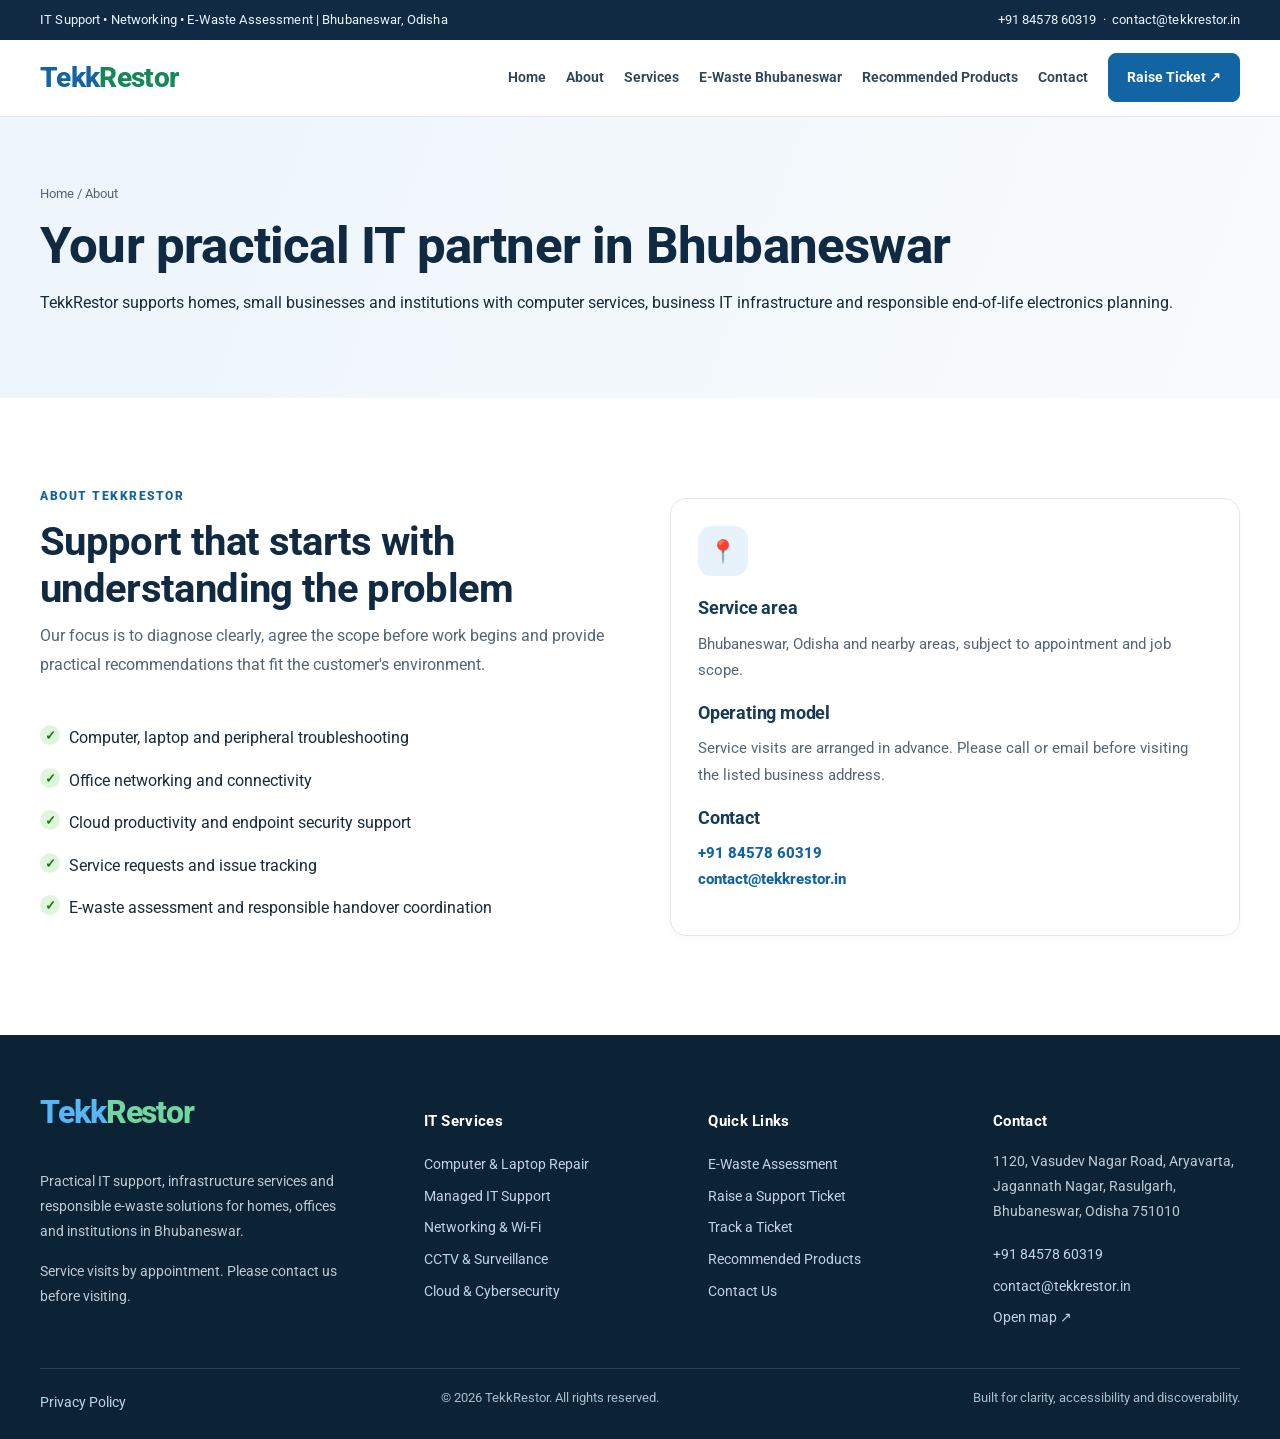
<file: about.html>
<!doctype html><html lang="en-IN"><head><meta charset="utf-8"><meta name="viewport" content="width=device-width, initial-scale=1"><title>About TekkRestor | IT Support in Bhubaneswar</title><meta name="description" content="Learn about TekkRestor, a Bhubaneswar IT services provider supporting computer repair, business IT and e-waste assessment."><meta name="robots" content="index,follow,max-image-preview:large"><link rel="canonical" href="https://tekkrestor.in/about.html"><meta name="theme-color" content="#0f6cbd"><link rel="stylesheet" href="assets/style.css"><script type="application/ld+json">{ "@context":"https://schema.org", "@type":"LocalBusiness", "@id":"https://tekkrestor.in/#business", "name":"TekkRestor", "url":"https://tekkrestor.in/", "telephone":"+91-8457860319", "email":"contact@tekkrestor.in", "address":{"@type":"PostalAddress","streetAddress":"1120, Vasudev Nagar Road, Aryavarta, Jagannath Nagar, Rasulgarh","addressLocality":"Bhubaneswar","addressRegion":"Odisha","postalCode":"751010","addressCountry":"IN"}, "geo":{"@type":"GeoCoordinates","latitude":20.3036,"longitude":85.8581}, "areaServed":[{"@type":"City","name":"Bhubaneswar"},{"@type":"AdministrativeArea","name":"Odisha"}], "description":"IT support, computer repair, networking, cybersecurity and electronic waste assessment services in Bhubaneswar, Odisha.", "priceRange":"₹₹"}</script><meta property="og:type" content="website"><meta property="og:site_name" content="TekkRestor"><meta property="og:title" content="About TekkRestor | IT Support in Bhubaneswar"><meta property="og:description" content="Learn about TekkRestor, a Bhubaneswar IT services provider supporting computer repair, business IT and e-waste assessment."><meta property="og:url" content="https://tekkrestor.in/about.html"><meta property="og:locale" content="en_IN"><meta name="twitter:card" content="summary"><link rel="preconnect" href="https://fonts.googleapis.com">
<link rel="preconnect" href="https://fonts.gstatic.com" crossorigin>
<link href="https://fonts.googleapis.com/css2?family=Roboto:wght@400;500;600;700;800;900&display=swap" rel="stylesheet">
</head><body><div class="topbar"><div class="container"><span>IT Support • Networking • E-Waste Assessment | Bhubaneswar, Odisha</span><span><a href="tel:+918457860319">+91 84578 60319</a> &nbsp;·&nbsp; <a href="mailto:contact@tekkrestor.in">contact@tekkrestor.in</a></span></div></div><header class="site-header"><div class="container nav"><a class="brand" href="/" aria-label="TekkRestor home"><span class="tekk">Tekk</span><span class="restor">Restor</span></a><button class="menu-toggle" aria-label="Toggle navigation" aria-expanded="false">☰</button><nav class="nav-links" aria-label="Main navigation"><a href="/">Home</a><a href="/about.html">About</a><a href="/services/">Services</a><a href="/e-waste-bhubaneswar/">E-Waste Bhubaneswar</a><a href="/products.html">Recommended Products</a><a href="/contact.html">Contact</a><a class="nav-cta" href="/tickets/">Raise Ticket ↗</a></nav></div></header><main><section class="page-hero"><div class="container"><div class="breadcrumbs"><a href="/">Home</a> / About</div><h1>Your practical IT partner in Bhubaneswar</h1><p>TekkRestor supports homes, small businesses and institutions with computer services, business IT infrastructure and responsible end-of-life electronics planning.</p></div></section><section><div class="container split"><div><div class="section-head"><span class="kicker">About TekkRestor</span><h2>Support that starts with understanding the problem</h2><p>Our focus is to diagnose clearly, agree the scope before work begins and provide practical recommendations that fit the customer's environment.</p></div><ul class="checklist"><li>Computer, laptop and peripheral troubleshooting</li><li>Office networking and connectivity</li><li>Cloud productivity and endpoint security support</li><li>Service requests and issue tracking</li><li>E-waste assessment and responsible handover coordination</li></ul></div><div class="card"><div class="icon">📍</div><h3>Service area</h3><p>Bhubaneswar, Odisha and nearby areas, subject to appointment and job scope.</p><h3>Operating model</h3><p>Service visits are arranged in advance. Please call or email before visiting the listed business address.</p><h3>Contact</h3><p><a class="text-link" href="tel:+918457860319">+91 84578 60319</a><br><a class="text-link" href="mailto:contact@tekkrestor.in">contact@tekkrestor.in</a></p></div></div></section></main><footer class="footer"><div class="container"><div class="footer-grid"><div><a class="brand" href="/"><span class="tekk">Tekk</span><span class="restor">Restor</span></a><p>Practical IT support, infrastructure services and responsible e-waste solutions for homes, offices and institutions in Bhubaneswar.</p><p>Service visits by appointment. Please contact us before visiting.</p></div><div><h3>IT Services</h3><a href="/services/computer-repair.html">Computer & Laptop Repair</a><a href="/services/managed-it-support.html">Managed IT Support</a><a href="/services/networking-wifi.html">Networking & Wi-Fi</a><a href="/services/cctv-security.html">CCTV & Surveillance</a><a href="/services/cloud-cybersecurity.html">Cloud & Cybersecurity</a></div><div><h3>Quick Links</h3><a href="/e-waste-bhubaneswar/">E-Waste Assessment</a><a href="/tickets/">Raise a Support Ticket</a><a href="/tickets/lookup.html">Track a Ticket</a><a href="/products.html">Recommended Products</a><a href="/contact.html">Contact Us</a></div><div><h3>Contact</h3><p>1120, Vasudev Nagar Road, Aryavarta, Jagannath Nagar, Rasulgarh, Bhubaneswar, Odisha 751010</p><a href="tel:+918457860319">+91 84578 60319</a><a href="mailto:contact@tekkrestor.in">contact@tekkrestor.in</a><a target="_blank" rel="noopener" href="https://maps.google.com/?q=Vasudev+Nagar+Road+Rasulgarh+Bhubaneswar">Open map ↗</a></div></div><div class="copyright"><a href="/privacy.html">Privacy Policy</a><span>© <span data-year></span> TekkRestor. All rights reserved.</span><span>Built for clarity, accessibility and discoverability.</span></div></div></footer><script src="/assets/site.js" defer></script></body></html>
</file>
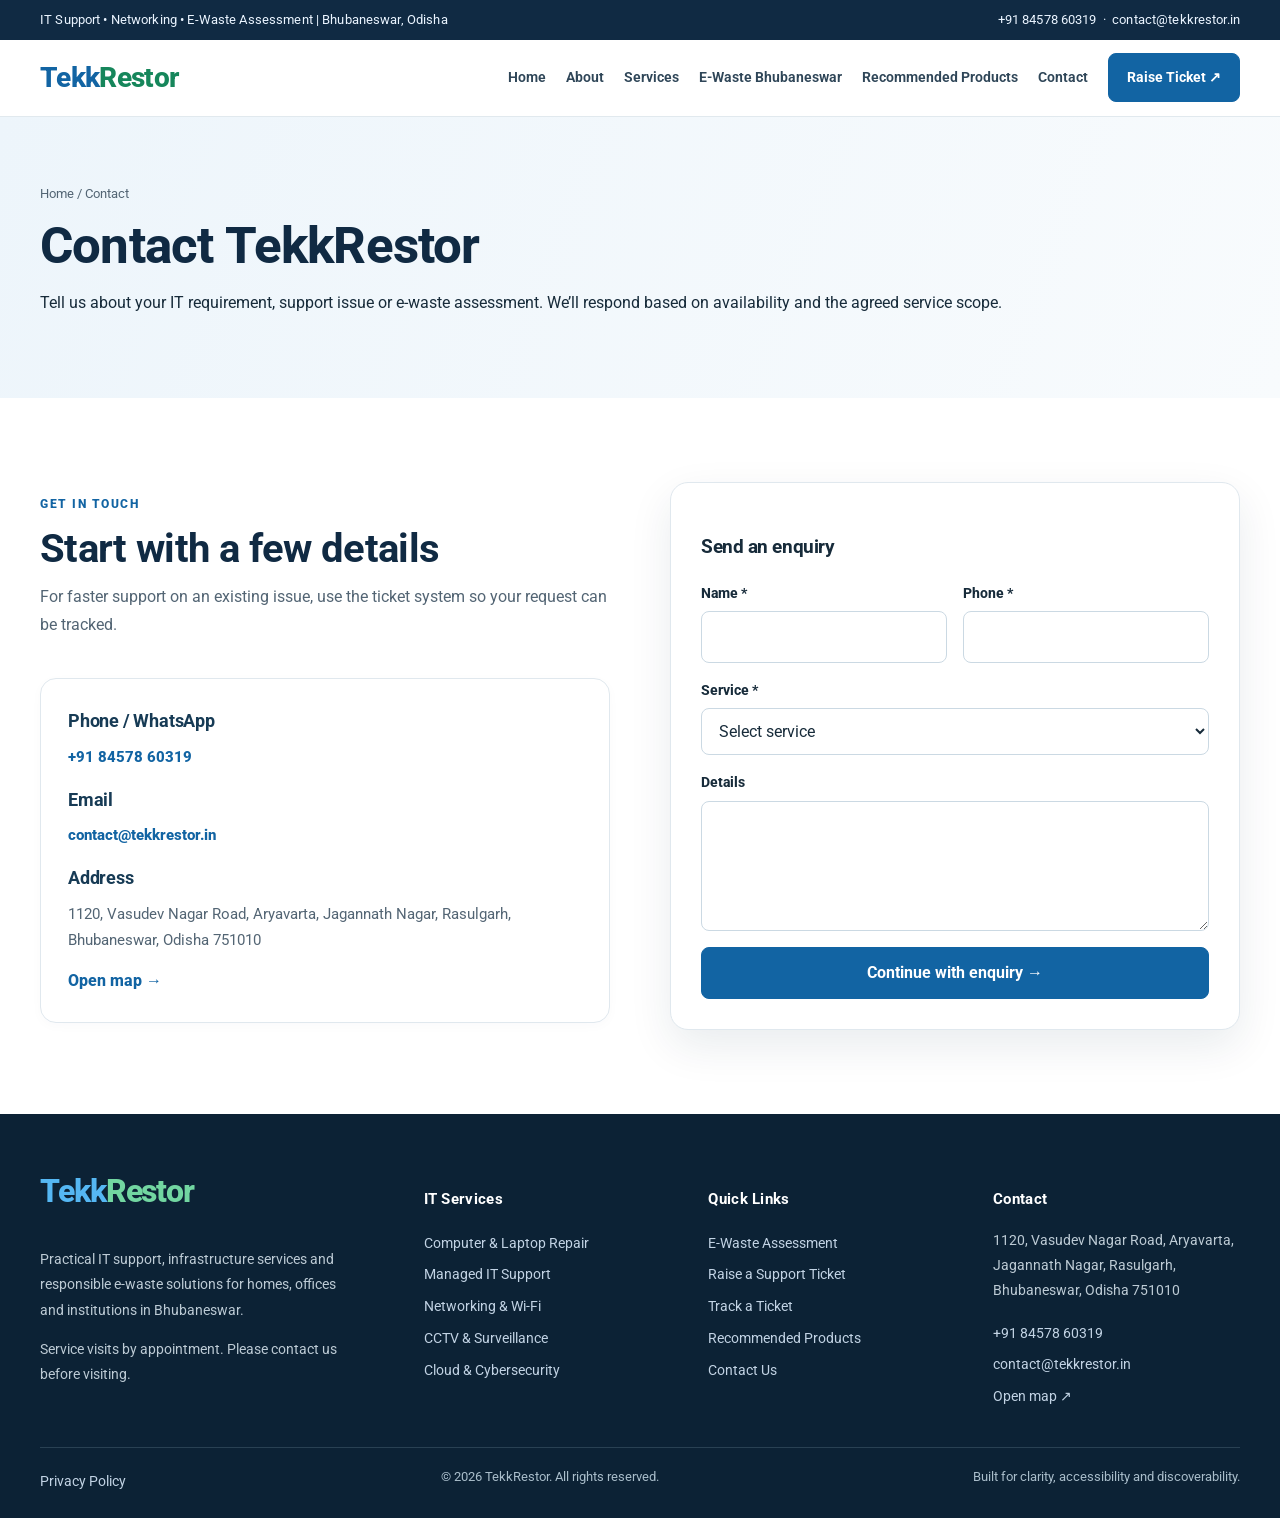
<file: contact.html>
<!doctype html><html lang="en-IN"><head><meta charset="utf-8"><meta name="viewport" content="width=device-width, initial-scale=1"><title>Contact TekkRestor | Bhubaneswar IT Services</title><meta name="description" content="Contact TekkRestor in Bhubaneswar for computer repair, managed IT support, networking, cybersecurity and e-waste assessment."><meta name="robots" content="index,follow,max-image-preview:large"><link rel="canonical" href="https://tekkrestor.in/contact.html"><meta name="theme-color" content="#0f6cbd"><link rel="stylesheet" href="/assets/style.css"><script type="application/ld+json">{ "@context":"https://schema.org", "@type":"LocalBusiness", "@id":"https://tekkrestor.in/#business", "name":"TekkRestor", "url":"https://tekkrestor.in/", "telephone":"+91-8457860319", "email":"contact@tekkrestor.in", "address":{"@type":"PostalAddress","streetAddress":"1120, Vasudev Nagar Road, Aryavarta, Jagannath Nagar, Rasulgarh","addressLocality":"Bhubaneswar","addressRegion":"Odisha","postalCode":"751010","addressCountry":"IN"}, "geo":{"@type":"GeoCoordinates","latitude":20.3036,"longitude":85.8581}, "areaServed":[{"@type":"City","name":"Bhubaneswar"},{"@type":"AdministrativeArea","name":"Odisha"}], "description":"IT support, computer repair, networking, cybersecurity and electronic waste assessment services in Bhubaneswar, Odisha.", "priceRange":"₹₹"}</script><meta property="og:type" content="website"><meta property="og:site_name" content="TekkRestor"><meta property="og:title" content="Contact TekkRestor | Bhubaneswar IT Services"><meta property="og:description" content="Contact TekkRestor in Bhubaneswar for computer repair, managed IT support, networking, cybersecurity and e-waste assessment."><meta property="og:url" content="https://tekkrestor.in/contact.html"><meta property="og:locale" content="en_IN"><meta name="twitter:card" content="summary"><link rel="preconnect" href="https://fonts.googleapis.com">
<link rel="preconnect" href="https://fonts.gstatic.com" crossorigin>
<link href="https://fonts.googleapis.com/css2?family=Roboto:wght@400;500;600;700;800;900&display=swap" rel="stylesheet">
</head><body><div class="topbar"><div class="container"><span>IT Support • Networking • E-Waste Assessment | Bhubaneswar, Odisha</span><span><a href="tel:+918457860319">+91 84578 60319</a> &nbsp;·&nbsp; <a href="mailto:contact@tekkrestor.in">contact@tekkrestor.in</a></span></div></div><header class="site-header"><div class="container nav"><a class="brand" href="/" aria-label="TekkRestor home"><span class="tekk">Tekk</span><span class="restor">Restor</span></a><button class="menu-toggle" aria-label="Toggle navigation" aria-expanded="false">☰</button><nav class="nav-links" aria-label="Main navigation"><a href="/">Home</a><a href="/about.html">About</a><a href="/services/">Services</a><a href="/e-waste-bhubaneswar/">E-Waste Bhubaneswar</a><a href="/products.html">Recommended Products</a><a href="/contact.html">Contact</a><a class="nav-cta" href="/tickets/">Raise Ticket ↗</a></nav></div></header><main><section class="page-hero"><div class="container"><div class="breadcrumbs"><a href="/">Home</a> / Contact</div><h1>Contact TekkRestor</h1><p>Tell us about your IT requirement, support issue or e-waste assessment. We’ll respond based on availability and the agreed service scope.</p></div></section><section><div class="container split"><div><div class="section-head"><span class="kicker">Get in touch</span><h2>Start with a few details</h2><p>For faster support on an existing issue, use the ticket system so your request can be tracked.</p></div><div class="card"><h3>Phone / WhatsApp</h3><p><a class="text-link" href="tel:+918457860319">+91 84578 60319</a></p><h3>Email</h3><p><a class="text-link" href="mailto:contact@tekkrestor.in">contact@tekkrestor.in</a></p><h3>Address</h3><p>1120, Vasudev Nagar Road, Aryavarta, Jagannath Nagar, Rasulgarh, Bhubaneswar, Odisha 751010</p><a class="text-link" target="_blank" rel="noopener" href="https://maps.google.com/?q=Vasudev+Nagar+Road+Rasulgarh+Bhubaneswar">Open map →</a></div></div><div class="form-card"><h3>Send an enquiry</h3><form data-lead-form><div class="form-grid"><div class="field"><label>Name *</label><input name="name" required></div><div class="field"><label>Phone *</label><input name="phone" type="tel" required></div><div class="field full"><label>Service *</label><select name="service" required><option value="">Select service</option><option>Computer & Laptop Repair</option><option>Managed IT Support / AMC</option><option>Networking & Wi-Fi</option><option>CCTV & Surveillance</option><option>Cloud & Cybersecurity</option><option>E-Waste Assessment</option><option>Other</option></select></div><div class="field full"><label>Details</label><textarea name="message"></textarea></div><div class="field full"><button class="btn" type="submit">Continue with enquiry →</button></div></div></form><div class="hidden" data-lead-result aria-live="polite"></div></div></div></section></main><footer class="footer"><div class="container"><div class="footer-grid"><div><a class="brand" href="/"><span class="tekk">Tekk</span><span class="restor">Restor</span></a><p>Practical IT support, infrastructure services and responsible e-waste solutions for homes, offices and institutions in Bhubaneswar.</p><p>Service visits by appointment. Please contact us before visiting.</p></div><div><h3>IT Services</h3><a href="/services/computer-repair.html">Computer & Laptop Repair</a><a href="/services/managed-it-support.html">Managed IT Support</a><a href="/services/networking-wifi.html">Networking & Wi-Fi</a><a href="/services/cctv-security.html">CCTV & Surveillance</a><a href="/services/cloud-cybersecurity.html">Cloud & Cybersecurity</a></div><div><h3>Quick Links</h3><a href="/e-waste-bhubaneswar/">E-Waste Assessment</a><a href="/tickets/">Raise a Support Ticket</a><a href="/tickets/lookup.html">Track a Ticket</a><a href="/products.html">Recommended Products</a><a href="/contact.html">Contact Us</a></div><div><h3>Contact</h3><p>1120, Vasudev Nagar Road, Aryavarta, Jagannath Nagar, Rasulgarh, Bhubaneswar, Odisha 751010</p><a href="tel:+918457860319">+91 84578 60319</a><a href="mailto:contact@tekkrestor.in">contact@tekkrestor.in</a><a target="_blank" rel="noopener" href="https://maps.google.com/?q=Vasudev+Nagar+Road+Rasulgarh+Bhubaneswar">Open map ↗</a></div></div><div class="copyright"><a href="/privacy.html">Privacy Policy</a><span>© <span data-year></span> TekkRestor. All rights reserved.</span><span>Built for clarity, accessibility and discoverability.</span></div></div></footer><script src="/assets/site.js" defer></script></body></html>
</file>
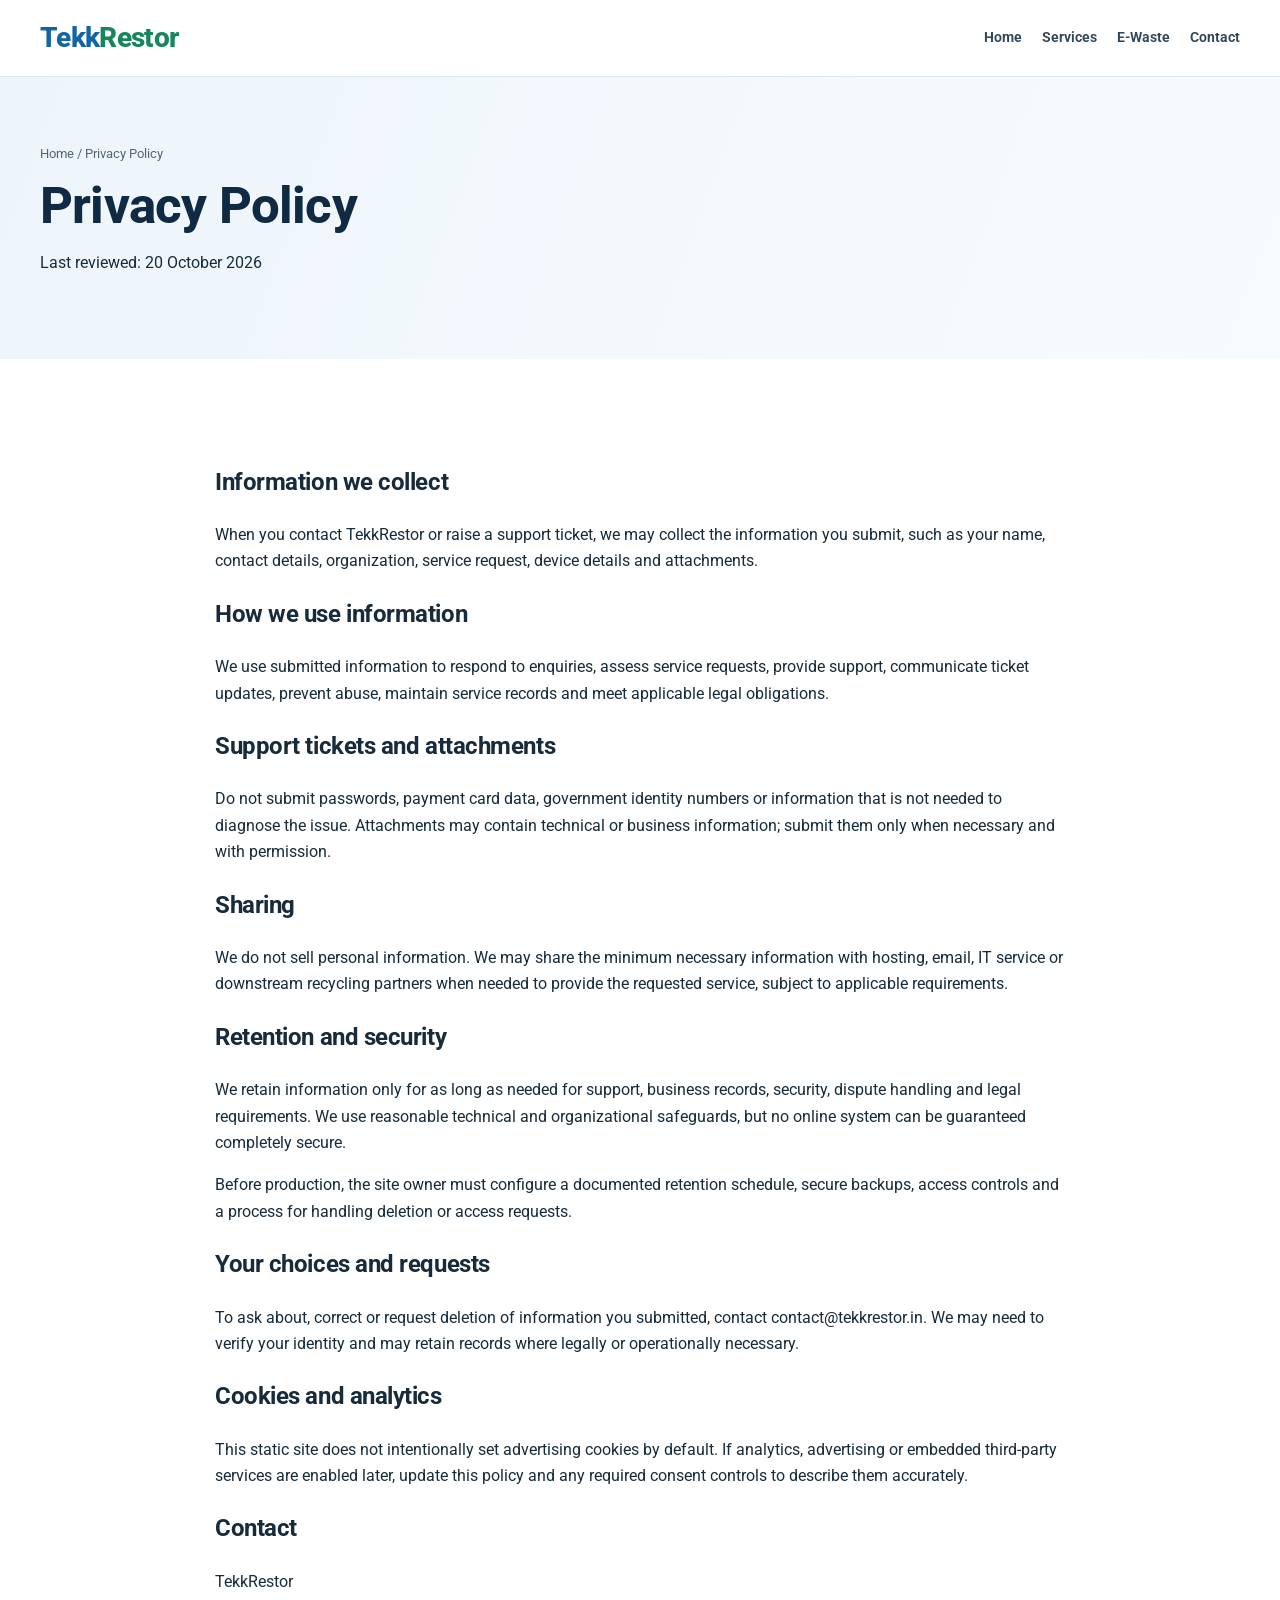
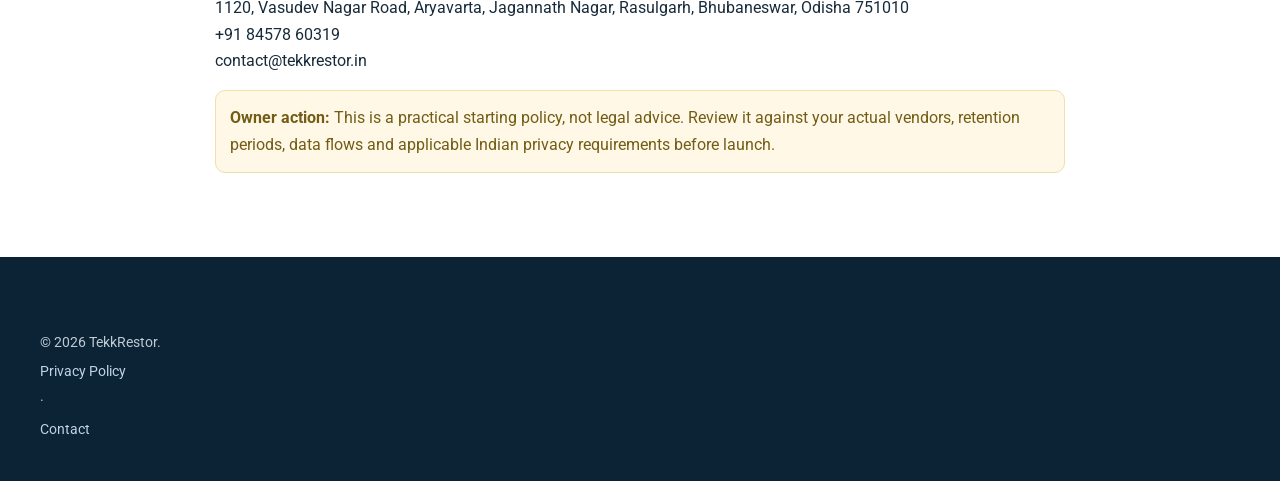
<file: privacy.html>
<!doctype html><html lang="en-IN"><head><meta charset="utf-8"><meta name="viewport" content="width=device-width,initial-scale=1"><title>Privacy Policy | TekkRestor</title><meta name="description" content="Read how TekkRestor handles website enquiries, support ticket information and e-waste assessment requests."><meta name="robots" content="index,follow,max-image-preview:large"><link rel="canonical" href="https://tekkrestor.in/privacy.html"><meta name="theme-color" content="#0f6cbd"><link rel="stylesheet" href="/assets/style.css"><meta property="og:type" content="website"><meta property="og:site_name" content="TekkRestor"><meta property="og:title" content="Privacy Policy | TekkRestor"><meta property="og:description" content="Read how TekkRestor handles website enquiries, support ticket information and e-waste assessment requests."><meta property="og:url" content="https://tekkrestor.in/privacy.html"><meta property="og:locale" content="en_IN"><meta name="twitter:card" content="summary"><link rel="preconnect" href="https://fonts.googleapis.com">
<link rel="preconnect" href="https://fonts.gstatic.com" crossorigin>
<link href="https://fonts.googleapis.com/css2?family=Roboto:wght@400;500;600;700;800;900&display=swap" rel="stylesheet">
</head><body><header class="site-header"><div class="container nav"><a class="brand" href="/" aria-label="TekkRestor home"><span class="tekk">Tekk</span><span class="restor">Restor</span></a><nav class="nav-links" aria-label="Main navigation"><a href="/">Home</a><a href="/services/">Services</a><a href="/e-waste-bhubaneswar/">E-Waste</a><a href="/contact.html">Contact</a></nav></div></header><main><section class="page-hero"><div class="container"><div class="breadcrumbs"><a href="/">Home</a> / Privacy Policy</div><h1>Privacy Policy</h1><p>Last reviewed: 20 October 2026</p></div></section><section><div class="container" style="max-width:850px"><h2>Information we collect</h2><p>When you contact TekkRestor or raise a support ticket, we may collect the information you submit, such as your name, contact details, organization, service request, device details and attachments.</p><h2>How we use information</h2><p>We use submitted information to respond to enquiries, assess service requests, provide support, communicate ticket updates, prevent abuse, maintain service records and meet applicable legal obligations.</p><h2>Support tickets and attachments</h2><p>Do not submit passwords, payment card data, government identity numbers or information that is not needed to diagnose the issue. Attachments may contain technical or business information; submit them only when necessary and with permission.</p><h2>Sharing</h2><p>We do not sell personal information. We may share the minimum necessary information with hosting, email, IT service or downstream recycling partners when needed to provide the requested service, subject to applicable requirements.</p><h2>Retention and security</h2><p>We retain information only for as long as needed for support, business records, security, dispute handling and legal requirements. We use reasonable technical and organizational safeguards, but no online system can be guaranteed completely secure.</p><p>Before production, the site owner must configure a documented retention schedule, secure backups, access controls and a process for handling deletion or access requests.</p><h2>Your choices and requests</h2><p>To ask about, correct or request deletion of information you submitted, contact <a href="mailto:contact@tekkrestor.in">contact@tekkrestor.in</a>. We may need to verify your identity and may retain records where legally or operationally necessary.</p><h2>Cookies and analytics</h2><p>This static site does not intentionally set advertising cookies by default. If analytics, advertising or embedded third-party services are enabled later, update this policy and any required consent controls to describe them accurately.</p><h2>Contact</h2><p>TekkRestor<br>1120, Vasudev Nagar Road, Aryavarta, Jagannath Nagar, Rasulgarh, Bhubaneswar, Odisha 751010<br><a href="tel:+918457860319">+91 84578 60319</a><br><a href="mailto:contact@tekkrestor.in">contact@tekkrestor.in</a></p><div class="notice"><strong>Owner action:</strong> This is a practical starting policy, not legal advice. Review it against your actual vendors, retention periods, data flows and applicable Indian privacy requirements before launch.</div></div></section></main><footer class="footer"><div class="container"><p>© <span data-year></span> TekkRestor. <a href="/privacy.html">Privacy Policy</a> · <a href="/contact.html">Contact</a></p></div></footer><script src="/assets/site.js" defer></script></body></html>
</file>
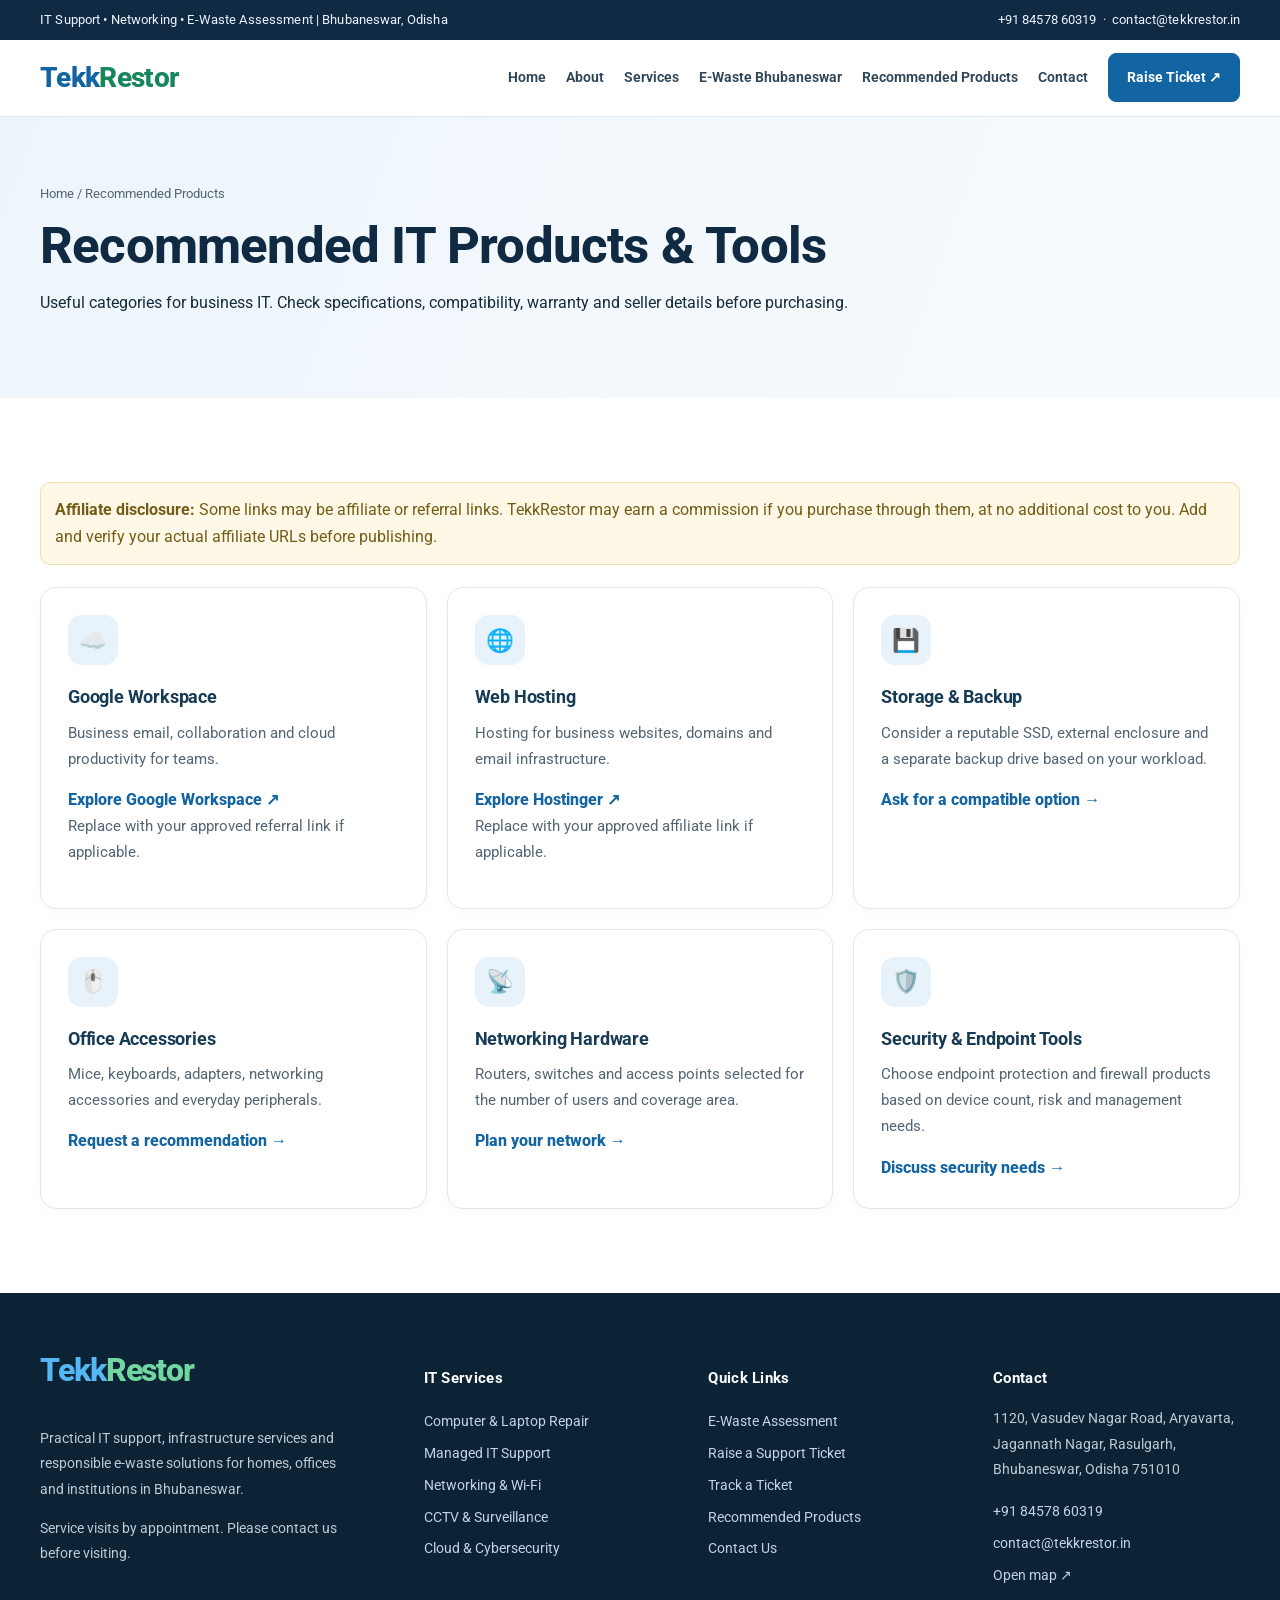
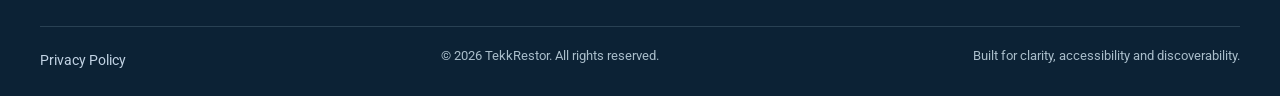
<file: products.html>
<!doctype html><html lang="en-IN"><head><meta charset="utf-8"><meta name="viewport" content="width=device-width, initial-scale=1"><title>Recommended IT Products | TekkRestor</title><meta name="description" content="Browse recommended business IT tools and hardware categories from TekkRestor. Affiliate links must be verified before publication."><meta name="robots" content="index,follow,max-image-preview:large"><link rel="canonical" href="https://tekkrestor.in/products.html"><meta name="theme-color" content="#0f6cbd"><link rel="stylesheet" href="/assets/style.css"><script type="application/ld+json">{ "@context":"https://schema.org", "@type":"LocalBusiness", "@id":"https://tekkrestor.in/#business", "name":"TekkRestor", "url":"https://tekkrestor.in/", "telephone":"+91-8457860319", "email":"contact@tekkrestor.in", "address":{"@type":"PostalAddress","streetAddress":"1120, Vasudev Nagar Road, Aryavarta, Jagannath Nagar, Rasulgarh","addressLocality":"Bhubaneswar","addressRegion":"Odisha","postalCode":"751010","addressCountry":"IN"}, "geo":{"@type":"GeoCoordinates","latitude":20.3036,"longitude":85.8581}, "areaServed":[{"@type":"City","name":"Bhubaneswar"},{"@type":"AdministrativeArea","name":"Odisha"}], "description":"IT support, computer repair, networking, cybersecurity and electronic waste assessment services in Bhubaneswar, Odisha.", "priceRange":"₹₹"}</script><meta property="og:type" content="website"><meta property="og:site_name" content="TekkRestor"><meta property="og:title" content="Recommended IT Products | TekkRestor"><meta property="og:description" content="Browse recommended business IT tools and hardware categories from TekkRestor. Affiliate links must be verified before publication."><meta property="og:url" content="https://tekkrestor.in/products.html"><meta property="og:locale" content="en_IN"><meta name="twitter:card" content="summary"><link rel="preconnect" href="https://fonts.googleapis.com">
<link rel="preconnect" href="https://fonts.gstatic.com" crossorigin>
<link href="https://fonts.googleapis.com/css2?family=Roboto:wght@400;500;600;700;800;900&display=swap" rel="stylesheet">
</head><body><div class="topbar"><div class="container"><span>IT Support • Networking • E-Waste Assessment | Bhubaneswar, Odisha</span><span><a href="tel:+918457860319">+91 84578 60319</a> &nbsp;·&nbsp; <a href="mailto:contact@tekkrestor.in">contact@tekkrestor.in</a></span></div></div><header class="site-header"><div class="container nav"><a class="brand" href="/" aria-label="TekkRestor home"><span class="tekk">Tekk</span><span class="restor">Restor</span></a><button class="menu-toggle" aria-label="Toggle navigation" aria-expanded="false">☰</button><nav class="nav-links" aria-label="Main navigation"><a href="/">Home</a><a href="/about.html">About</a><a href="/services/">Services</a><a href="/e-waste-bhubaneswar/">E-Waste Bhubaneswar</a><a href="/products.html">Recommended Products</a><a href="/contact.html">Contact</a><a class="nav-cta" href="/tickets/">Raise Ticket ↗</a></nav></div></header><main><section class="page-hero"><div class="container"><div class="breadcrumbs"><a href="/">Home</a> / Recommended Products</div><h1>Recommended IT Products & Tools</h1><p>Useful categories for business IT. Check specifications, compatibility, warranty and seller details before purchasing.</p></div></section><section><div class="container"><div class="notice"><strong>Affiliate disclosure:</strong> Some links may be affiliate or referral links. TekkRestor may earn a commission if you purchase through them, at no additional cost to you. Add and verify your actual affiliate URLs before publishing.</div><div class="cards" style="margin-top:22px"><article class="card"><div class="icon">☁️</div><h3>Google Workspace</h3><p>Business email, collaboration and cloud productivity for teams.</p><a class="text-link" href="https://workspace.google.com/" target="_blank" rel="sponsored noopener">Explore Google Workspace ↗</a><p class="form-note">Replace with your approved referral link if applicable.</p></article><article class="card"><div class="icon">🌐</div><h3>Web Hosting</h3><p>Hosting for business websites, domains and email infrastructure.</p><a class="text-link" href="https://www.hostinger.in/" target="_blank" rel="sponsored noopener">Explore Hostinger ↗</a><p class="form-note">Replace with your approved affiliate link if applicable.</p></article><article class="card"><div class="icon">💾</div><h3>Storage & Backup</h3><p>Consider a reputable SSD, external enclosure and a separate backup drive based on your workload.</p><a class="text-link" href="/contact.html">Ask for a compatible option →</a></article><article class="card"><div class="icon">🖱️</div><h3>Office Accessories</h3><p>Mice, keyboards, adapters, networking accessories and everyday peripherals.</p><a class="text-link" href="/contact.html">Request a recommendation →</a></article><article class="card"><div class="icon">📡</div><h3>Networking Hardware</h3><p>Routers, switches and access points selected for the number of users and coverage area.</p><a class="text-link" href="/services/networking-wifi.html">Plan your network →</a></article><article class="card"><div class="icon">🛡️</div><h3>Security & Endpoint Tools</h3><p>Choose endpoint protection and firewall products based on device count, risk and management needs.</p><a class="text-link" href="/services/cloud-cybersecurity.html">Discuss security needs →</a></article></div></div></section></main><footer class="footer"><div class="container"><div class="footer-grid"><div><a class="brand" href="/"><span class="tekk">Tekk</span><span class="restor">Restor</span></a><p>Practical IT support, infrastructure services and responsible e-waste solutions for homes, offices and institutions in Bhubaneswar.</p><p>Service visits by appointment. Please contact us before visiting.</p></div><div><h3>IT Services</h3><a href="/services/computer-repair.html">Computer & Laptop Repair</a><a href="/services/managed-it-support.html">Managed IT Support</a><a href="/services/networking-wifi.html">Networking & Wi-Fi</a><a href="/services/cctv-security.html">CCTV & Surveillance</a><a href="/services/cloud-cybersecurity.html">Cloud & Cybersecurity</a></div><div><h3>Quick Links</h3><a href="/e-waste-bhubaneswar/">E-Waste Assessment</a><a href="/tickets/">Raise a Support Ticket</a><a href="/tickets/lookup.html">Track a Ticket</a><a href="/products.html">Recommended Products</a><a href="/contact.html">Contact Us</a></div><div><h3>Contact</h3><p>1120, Vasudev Nagar Road, Aryavarta, Jagannath Nagar, Rasulgarh, Bhubaneswar, Odisha 751010</p><a href="tel:+918457860319">+91 84578 60319</a><a href="mailto:contact@tekkrestor.in">contact@tekkrestor.in</a><a target="_blank" rel="noopener" href="https://maps.google.com/?q=Vasudev+Nagar+Road+Rasulgarh+Bhubaneswar">Open map ↗</a></div></div><div class="copyright"><a href="/privacy.html">Privacy Policy</a><span>© <span data-year></span> TekkRestor. All rights reserved.</span><span>Built for clarity, accessibility and discoverability.</span></div></div></footer><script src="/assets/site.js" defer></script></body></html>
</file>
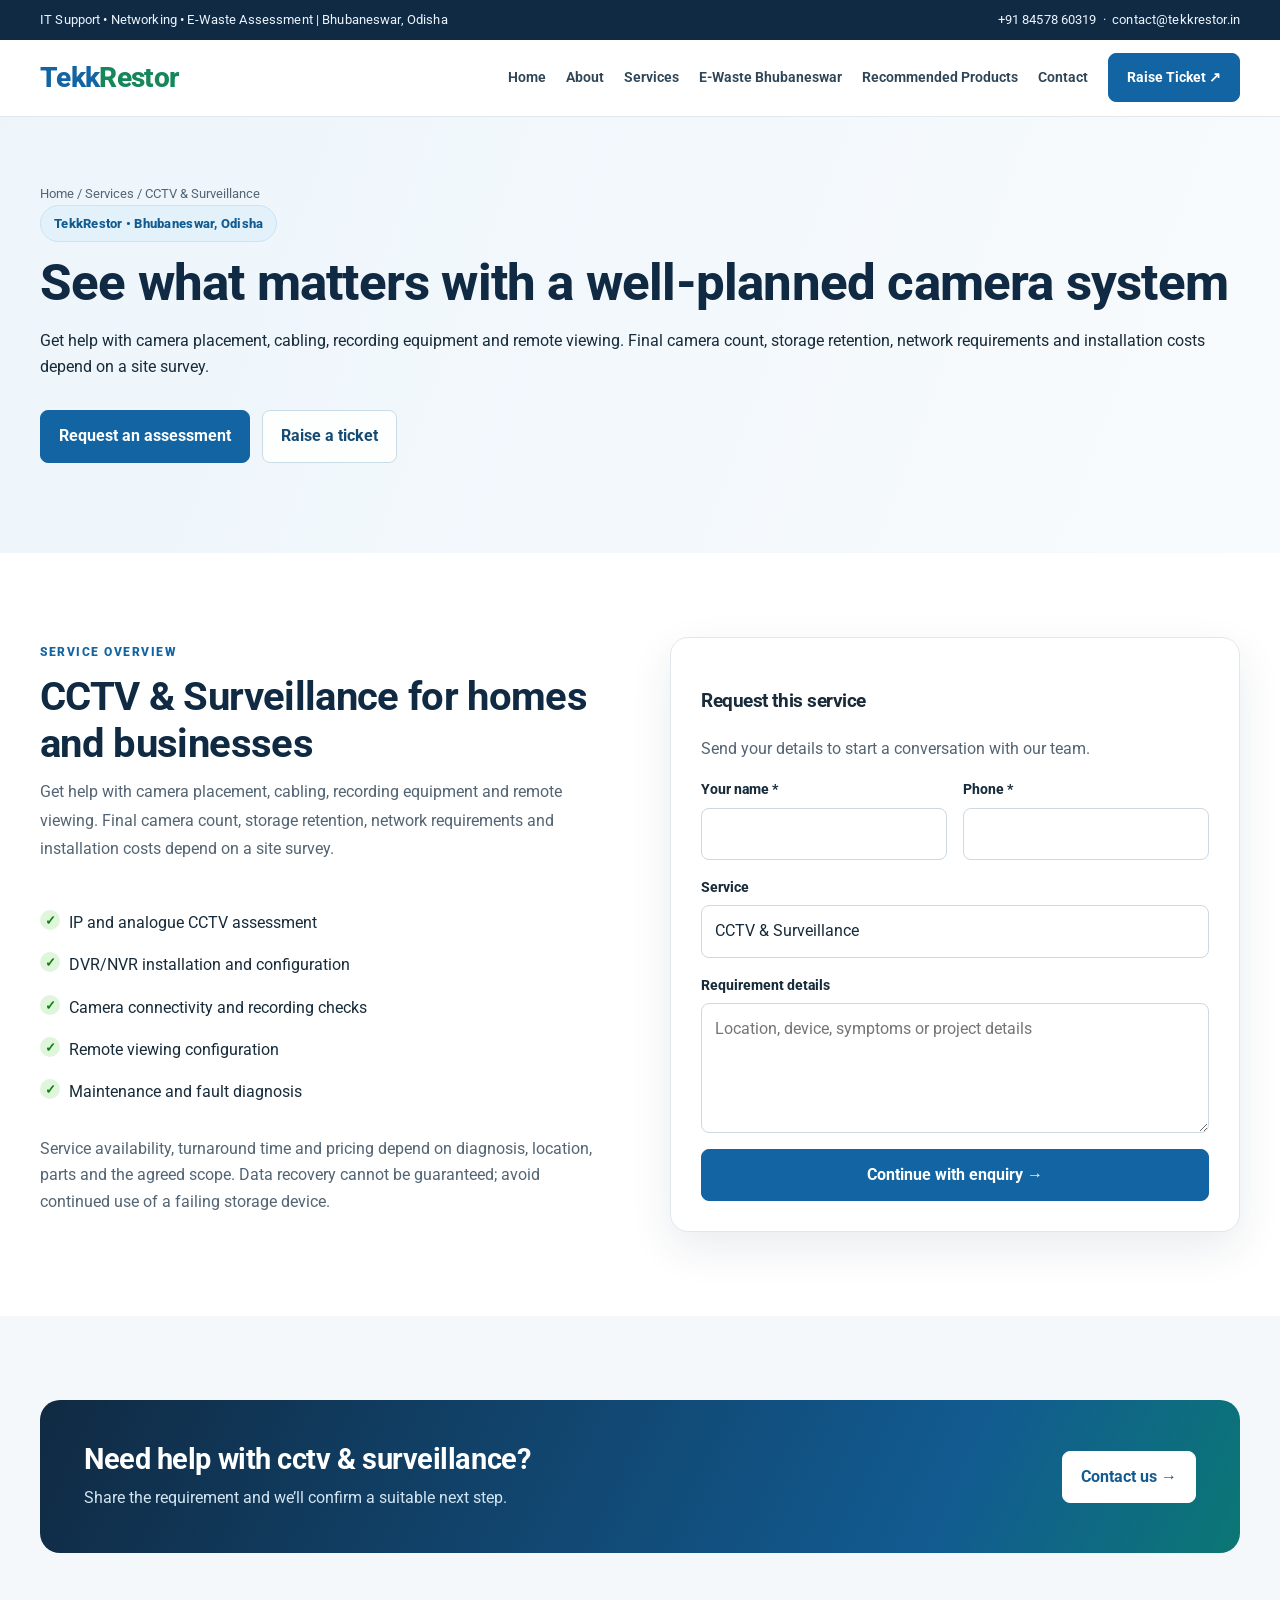
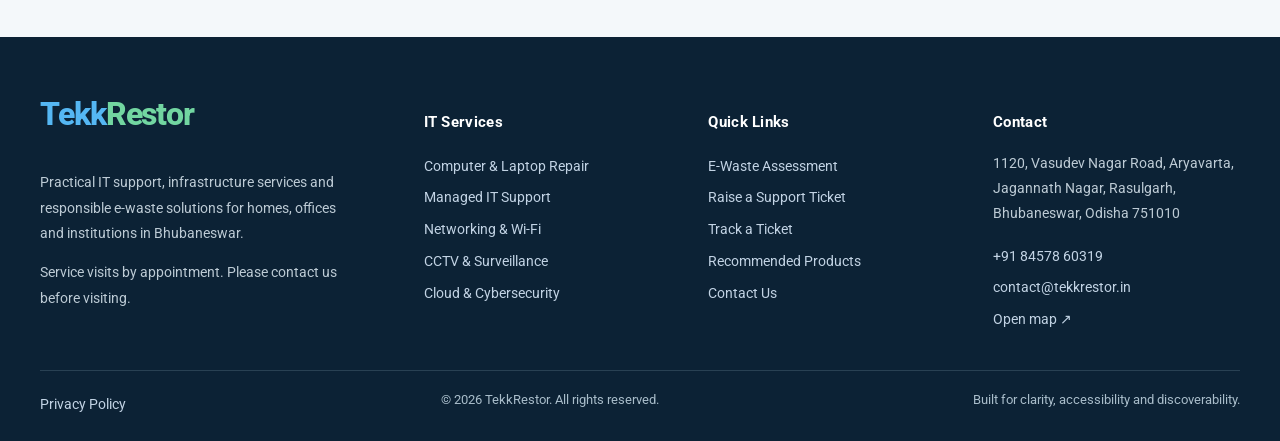
<file: services/cctv-security.html>
<!doctype html><html lang="en-IN"><head><meta charset="utf-8"><meta name="viewport" content="width=device-width, initial-scale=1"><title>CCTV Installation & Surveillance in Bhubaneswar | TekkRestor</title><meta name="description" content="CCTV installation and surveillance configuration in Bhubaneswar including IP cameras, DVR, NVR and remote viewing."><meta name="robots" content="index,follow,max-image-preview:large"><link rel="canonical" href="https://tekkrestor.in/services/cctv-security.html"><meta name="theme-color" content="#0f6cbd"><link rel="stylesheet" href="/assets/style.css"><script type="application/ld+json">{ "@context":"https://schema.org", "@type":"LocalBusiness", "@id":"https://tekkrestor.in/#business", "name":"TekkRestor", "url":"https://tekkrestor.in/", "telephone":"+91-8457860319", "email":"contact@tekkrestor.in", "address":{"@type":"PostalAddress","streetAddress":"1120, Vasudev Nagar Road, Aryavarta, Jagannath Nagar, Rasulgarh","addressLocality":"Bhubaneswar","addressRegion":"Odisha","postalCode":"751010","addressCountry":"IN"}, "geo":{"@type":"GeoCoordinates","latitude":20.3036,"longitude":85.8581}, "areaServed":[{"@type":"City","name":"Bhubaneswar"},{"@type":"AdministrativeArea","name":"Odisha"}], "description":"IT support, computer repair, networking, cybersecurity and electronic waste assessment services in Bhubaneswar, Odisha.", "priceRange":"₹₹"}</script><script type="application/ld+json">{"@context":"https://schema.org","@type":"Service","name":"CCTV & Surveillance","serviceType":"CCTV & Surveillance","provider":{"@id":"https://tekkrestor.in/#business"},"areaServed":{"@type":"City","name":"Bhubaneswar"},"url":"https://tekkrestor.in/services/cctv-security.html","description":"CCTV installation and surveillance configuration in Bhubaneswar including IP cameras, DVR, NVR and remote viewing."}</script><meta property="og:type" content="website"><meta property="og:site_name" content="TekkRestor"><meta property="og:title" content="CCTV Installation &amp; Surveillance in Bhubaneswar | TekkRestor"><meta property="og:description" content="CCTV installation and surveillance configuration in Bhubaneswar including IP cameras, DVR, NVR and remote viewing."><meta property="og:url" content="https://tekkrestor.in/services/cctv-security.html"><meta property="og:locale" content="en_IN"><meta name="twitter:card" content="summary"><link rel="preconnect" href="https://fonts.googleapis.com">
<link rel="preconnect" href="https://fonts.gstatic.com" crossorigin>
<link href="https://fonts.googleapis.com/css2?family=Roboto:wght@400;500;600;700;800;900&display=swap" rel="stylesheet">
</head><body><div class="topbar"><div class="container"><span>IT Support • Networking • E-Waste Assessment | Bhubaneswar, Odisha</span><span><a href="tel:+918457860319">+91 84578 60319</a> &nbsp;·&nbsp; <a href="mailto:contact@tekkrestor.in">contact@tekkrestor.in</a></span></div></div><header class="site-header"><div class="container nav"><a class="brand" href="/" aria-label="TekkRestor home"><span class="tekk">Tekk</span><span class="restor">Restor</span></a><button class="menu-toggle" aria-label="Toggle navigation" aria-expanded="false">☰</button><nav class="nav-links" aria-label="Main navigation"><a href="/">Home</a><a href="/about.html">About</a><a href="/services/">Services</a><a href="/e-waste-bhubaneswar/">E-Waste Bhubaneswar</a><a href="/products.html">Recommended Products</a><a href="/contact.html">Contact</a><a class="nav-cta" href="/tickets/">Raise Ticket ↗</a></nav></div></header><main><section class="page-hero"><div class="container"><div class="breadcrumbs"><a href="/">Home</a> / <a href="/services/">Services</a> / CCTV & Surveillance</div><span class="eyebrow">TekkRestor • Bhubaneswar, Odisha</span><h1>See what matters with a well-planned camera system</h1><p>Get help with camera placement, cabling, recording equipment and remote viewing. Final camera count, storage retention, network requirements and installation costs depend on a site survey.</p><div class="actions"><a class="btn" href="/contact.html">Request an assessment</a><a class="btn secondary" href="/tickets/">Raise a ticket</a></div></div></section><section><div class="container split"><div><div class="section-head"><span class="kicker">Service overview</span><h2>CCTV & Surveillance for homes and businesses</h2><p>Get help with camera placement, cabling, recording equipment and remote viewing. Final camera count, storage retention, network requirements and installation costs depend on a site survey.</p></div><ul class="checklist"><li>IP and analogue CCTV assessment</li><li>DVR/NVR installation and configuration</li><li>Camera connectivity and recording checks</li><li>Remote viewing configuration</li><li>Maintenance and fault diagnosis</li></ul><p class="muted">Service availability, turnaround time and pricing depend on diagnosis, location, parts and the agreed scope. Data recovery cannot be guaranteed; avoid continued use of a failing storage device.</p></div><div class="form-card"><h3>Request this service</h3><p class="muted">Send your details to start a conversation with our team.</p><form data-lead-form><div class="form-grid"><div class="field"><label>Your name *</label><input name="name" required></div><div class="field"><label>Phone *</label><input name="phone" required type="tel"></div><div class="field full"><label>Service</label><input name="service" value="CCTV & Surveillance" readonly></div><div class="field full"><label>Requirement details</label><textarea name="message" placeholder="Location, device, symptoms or project details"></textarea></div><div class="field full"><button class="btn" type="submit">Continue with enquiry →</button></div></div></form><div class="hidden" data-lead-result aria-live="polite"></div></div></div></section><section class="soft-section"><div class="container"><div class="cta-band"><div><h2>Need help with cctv & surveillance?</h2><p>Share the requirement and we’ll confirm a suitable next step.</p></div><a class="btn" href="/contact.html">Contact us →</a></div></div></section></main><footer class="footer"><div class="container"><div class="footer-grid"><div><a class="brand" href="/"><span class="tekk">Tekk</span><span class="restor">Restor</span></a><p>Practical IT support, infrastructure services and responsible e-waste solutions for homes, offices and institutions in Bhubaneswar.</p><p>Service visits by appointment. Please contact us before visiting.</p></div><div><h3>IT Services</h3><a href="/services/computer-repair.html">Computer & Laptop Repair</a><a href="/services/managed-it-support.html">Managed IT Support</a><a href="/services/networking-wifi.html">Networking & Wi-Fi</a><a href="/services/cctv-security.html">CCTV & Surveillance</a><a href="/services/cloud-cybersecurity.html">Cloud & Cybersecurity</a></div><div><h3>Quick Links</h3><a href="/e-waste-bhubaneswar/">E-Waste Assessment</a><a href="/tickets/">Raise a Support Ticket</a><a href="/tickets/lookup.html">Track a Ticket</a><a href="/products.html">Recommended Products</a><a href="/contact.html">Contact Us</a></div><div><h3>Contact</h3><p>1120, Vasudev Nagar Road, Aryavarta, Jagannath Nagar, Rasulgarh, Bhubaneswar, Odisha 751010</p><a href="tel:+918457860319">+91 84578 60319</a><a href="mailto:contact@tekkrestor.in">contact@tekkrestor.in</a><a target="_blank" rel="noopener" href="https://maps.google.com/?q=Vasudev+Nagar+Road+Rasulgarh+Bhubaneswar">Open map ↗</a></div></div><div class="copyright"><a href="/privacy.html">Privacy Policy</a><span>© <span data-year></span> TekkRestor. All rights reserved.</span><span>Built for clarity, accessibility and discoverability.</span></div></div></footer><script src="/assets/site.js" defer></script></body></html>
</file>
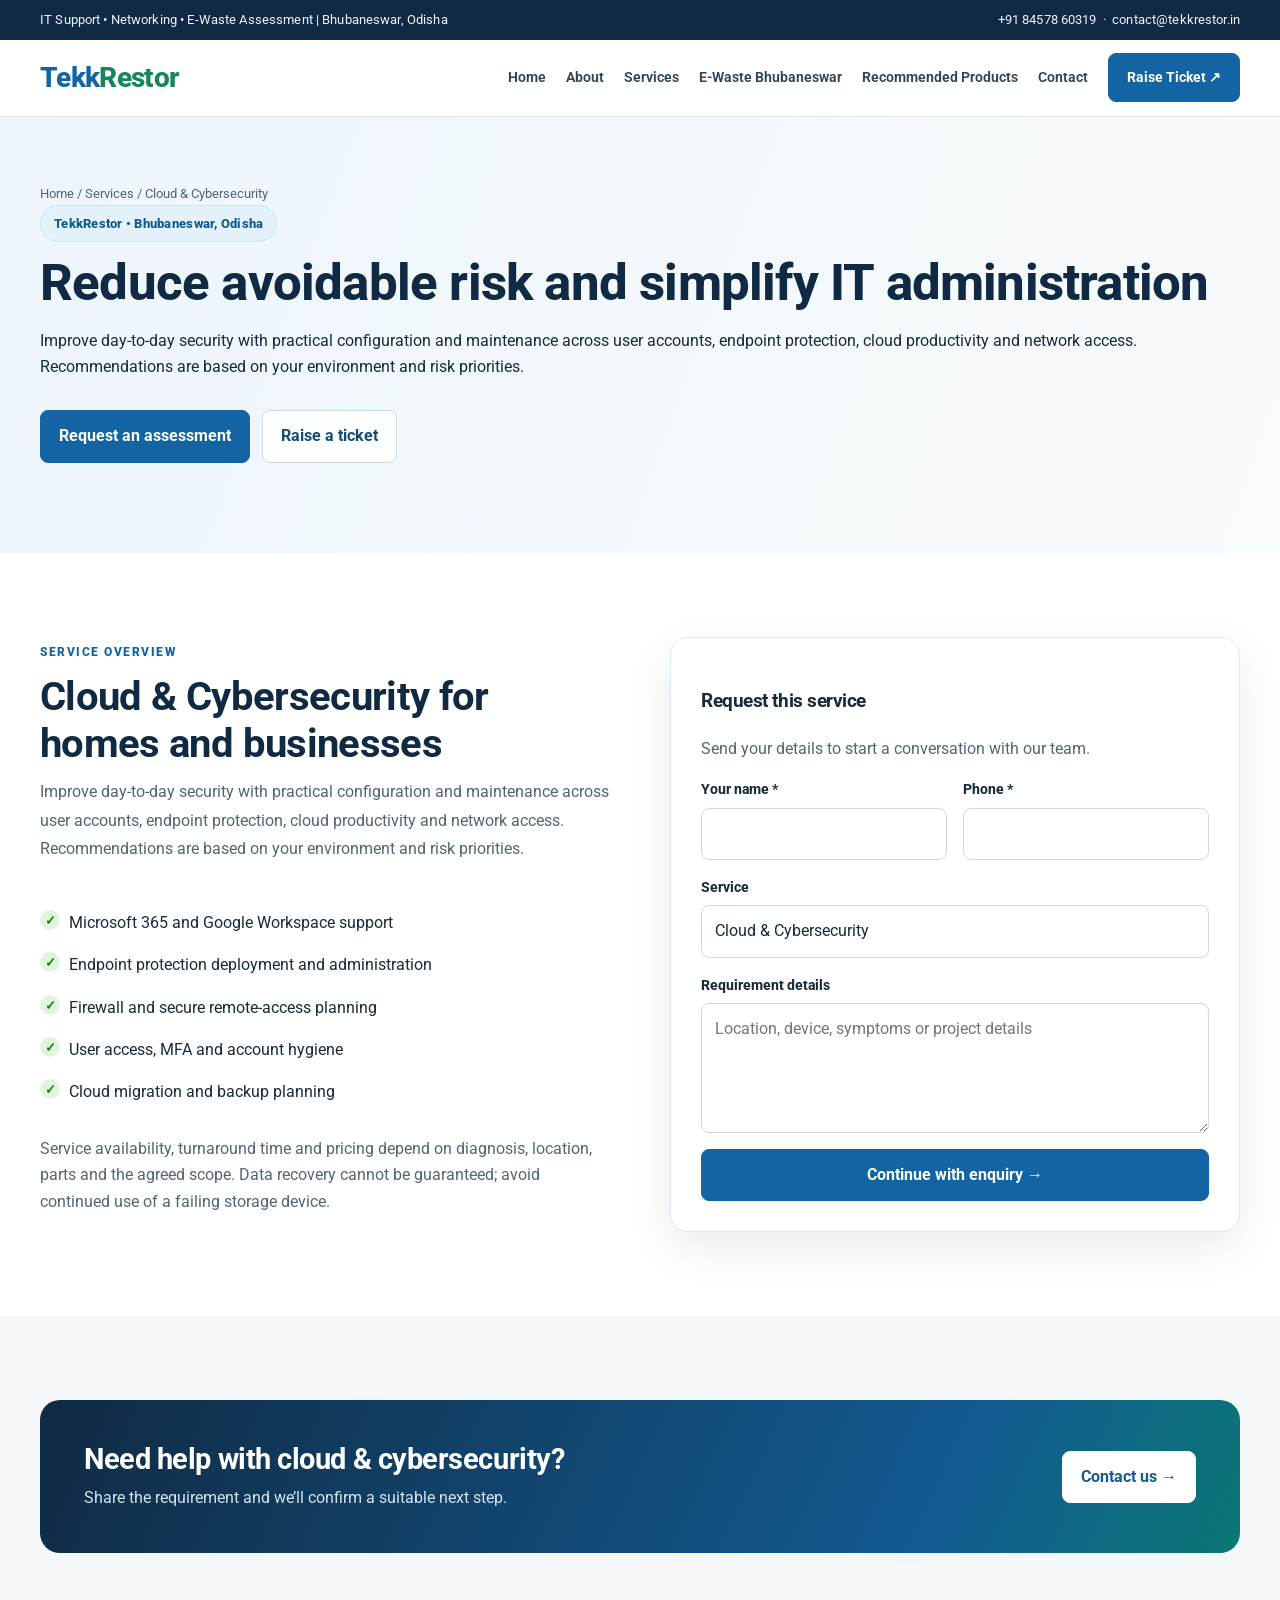
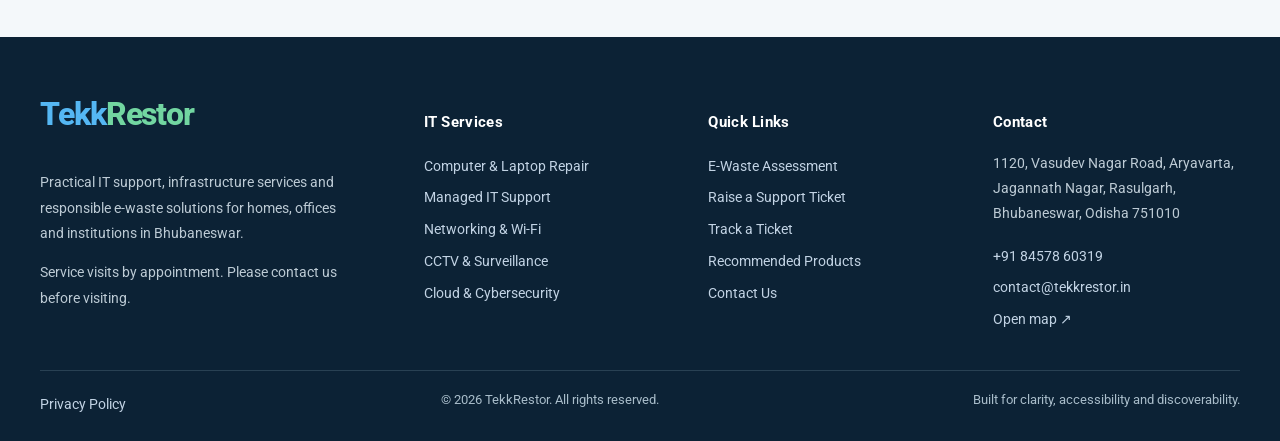
<file: services/cloud-cybersecurity.html>
<!doctype html><html lang="en-IN"><head><meta charset="utf-8"><meta name="viewport" content="width=device-width, initial-scale=1"><title>Cloud & Cybersecurity Services in Bhubaneswar | TekkRestor</title><meta name="description" content="Cloud productivity, Microsoft 365, Google Workspace, endpoint security and firewall support in Bhubaneswar."><meta name="robots" content="index,follow,max-image-preview:large"><link rel="canonical" href="https://tekkrestor.in/services/cloud-cybersecurity.html"><meta name="theme-color" content="#0f6cbd"><link rel="stylesheet" href="/assets/style.css"><script type="application/ld+json">{ "@context":"https://schema.org", "@type":"LocalBusiness", "@id":"https://tekkrestor.in/#business", "name":"TekkRestor", "url":"https://tekkrestor.in/", "telephone":"+91-8457860319", "email":"contact@tekkrestor.in", "address":{"@type":"PostalAddress","streetAddress":"1120, Vasudev Nagar Road, Aryavarta, Jagannath Nagar, Rasulgarh","addressLocality":"Bhubaneswar","addressRegion":"Odisha","postalCode":"751010","addressCountry":"IN"}, "geo":{"@type":"GeoCoordinates","latitude":20.3036,"longitude":85.8581}, "areaServed":[{"@type":"City","name":"Bhubaneswar"},{"@type":"AdministrativeArea","name":"Odisha"}], "description":"IT support, computer repair, networking, cybersecurity and electronic waste assessment services in Bhubaneswar, Odisha.", "priceRange":"₹₹"}</script><script type="application/ld+json">{"@context":"https://schema.org","@type":"Service","name":"Cloud & Cybersecurity","serviceType":"Cloud & Cybersecurity","provider":{"@id":"https://tekkrestor.in/#business"},"areaServed":{"@type":"City","name":"Bhubaneswar"},"url":"https://tekkrestor.in/services/cloud-cybersecurity.html","description":"Cloud productivity, Microsoft 365, Google Workspace, endpoint security and firewall support in Bhubaneswar."}</script><meta property="og:type" content="website"><meta property="og:site_name" content="TekkRestor"><meta property="og:title" content="Cloud &amp; Cybersecurity Services in Bhubaneswar | TekkRestor"><meta property="og:description" content="Cloud productivity, Microsoft 365, Google Workspace, endpoint security and firewall support in Bhubaneswar."><meta property="og:url" content="https://tekkrestor.in/services/cloud-cybersecurity.html"><meta property="og:locale" content="en_IN"><meta name="twitter:card" content="summary"><link rel="preconnect" href="https://fonts.googleapis.com">
<link rel="preconnect" href="https://fonts.gstatic.com" crossorigin>
<link href="https://fonts.googleapis.com/css2?family=Roboto:wght@400;500;600;700;800;900&display=swap" rel="stylesheet">
</head><body><div class="topbar"><div class="container"><span>IT Support • Networking • E-Waste Assessment | Bhubaneswar, Odisha</span><span><a href="tel:+918457860319">+91 84578 60319</a> &nbsp;·&nbsp; <a href="mailto:contact@tekkrestor.in">contact@tekkrestor.in</a></span></div></div><header class="site-header"><div class="container nav"><a class="brand" href="/" aria-label="TekkRestor home"><span class="tekk">Tekk</span><span class="restor">Restor</span></a><button class="menu-toggle" aria-label="Toggle navigation" aria-expanded="false">☰</button><nav class="nav-links" aria-label="Main navigation"><a href="/">Home</a><a href="/about.html">About</a><a href="/services/">Services</a><a href="/e-waste-bhubaneswar/">E-Waste Bhubaneswar</a><a href="/products.html">Recommended Products</a><a href="/contact.html">Contact</a><a class="nav-cta" href="/tickets/">Raise Ticket ↗</a></nav></div></header><main><section class="page-hero"><div class="container"><div class="breadcrumbs"><a href="/">Home</a> / <a href="/services/">Services</a> / Cloud & Cybersecurity</div><span class="eyebrow">TekkRestor • Bhubaneswar, Odisha</span><h1>Reduce avoidable risk and simplify IT administration</h1><p>Improve day-to-day security with practical configuration and maintenance across user accounts, endpoint protection, cloud productivity and network access. Recommendations are based on your environment and risk priorities.</p><div class="actions"><a class="btn" href="/contact.html">Request an assessment</a><a class="btn secondary" href="/tickets/">Raise a ticket</a></div></div></section><section><div class="container split"><div><div class="section-head"><span class="kicker">Service overview</span><h2>Cloud & Cybersecurity for homes and businesses</h2><p>Improve day-to-day security with practical configuration and maintenance across user accounts, endpoint protection, cloud productivity and network access. Recommendations are based on your environment and risk priorities.</p></div><ul class="checklist"><li>Microsoft 365 and Google Workspace support</li><li>Endpoint protection deployment and administration</li><li>Firewall and secure remote-access planning</li><li>User access, MFA and account hygiene</li><li>Cloud migration and backup planning</li></ul><p class="muted">Service availability, turnaround time and pricing depend on diagnosis, location, parts and the agreed scope. Data recovery cannot be guaranteed; avoid continued use of a failing storage device.</p></div><div class="form-card"><h3>Request this service</h3><p class="muted">Send your details to start a conversation with our team.</p><form data-lead-form><div class="form-grid"><div class="field"><label>Your name *</label><input name="name" required></div><div class="field"><label>Phone *</label><input name="phone" required type="tel"></div><div class="field full"><label>Service</label><input name="service" value="Cloud & Cybersecurity" readonly></div><div class="field full"><label>Requirement details</label><textarea name="message" placeholder="Location, device, symptoms or project details"></textarea></div><div class="field full"><button class="btn" type="submit">Continue with enquiry →</button></div></div></form><div class="hidden" data-lead-result aria-live="polite"></div></div></div></section><section class="soft-section"><div class="container"><div class="cta-band"><div><h2>Need help with cloud & cybersecurity?</h2><p>Share the requirement and we’ll confirm a suitable next step.</p></div><a class="btn" href="/contact.html">Contact us →</a></div></div></section></main><footer class="footer"><div class="container"><div class="footer-grid"><div><a class="brand" href="/"><span class="tekk">Tekk</span><span class="restor">Restor</span></a><p>Practical IT support, infrastructure services and responsible e-waste solutions for homes, offices and institutions in Bhubaneswar.</p><p>Service visits by appointment. Please contact us before visiting.</p></div><div><h3>IT Services</h3><a href="/services/computer-repair.html">Computer & Laptop Repair</a><a href="/services/managed-it-support.html">Managed IT Support</a><a href="/services/networking-wifi.html">Networking & Wi-Fi</a><a href="/services/cctv-security.html">CCTV & Surveillance</a><a href="/services/cloud-cybersecurity.html">Cloud & Cybersecurity</a></div><div><h3>Quick Links</h3><a href="/e-waste-bhubaneswar/">E-Waste Assessment</a><a href="/tickets/">Raise a Support Ticket</a><a href="/tickets/lookup.html">Track a Ticket</a><a href="/products.html">Recommended Products</a><a href="/contact.html">Contact Us</a></div><div><h3>Contact</h3><p>1120, Vasudev Nagar Road, Aryavarta, Jagannath Nagar, Rasulgarh, Bhubaneswar, Odisha 751010</p><a href="tel:+918457860319">+91 84578 60319</a><a href="mailto:contact@tekkrestor.in">contact@tekkrestor.in</a><a target="_blank" rel="noopener" href="https://maps.google.com/?q=Vasudev+Nagar+Road+Rasulgarh+Bhubaneswar">Open map ↗</a></div></div><div class="copyright"><a href="/privacy.html">Privacy Policy</a><span>© <span data-year></span> TekkRestor. All rights reserved.</span><span>Built for clarity, accessibility and discoverability.</span></div></div></footer><script src="/assets/site.js" defer></script></body></html>
</file>
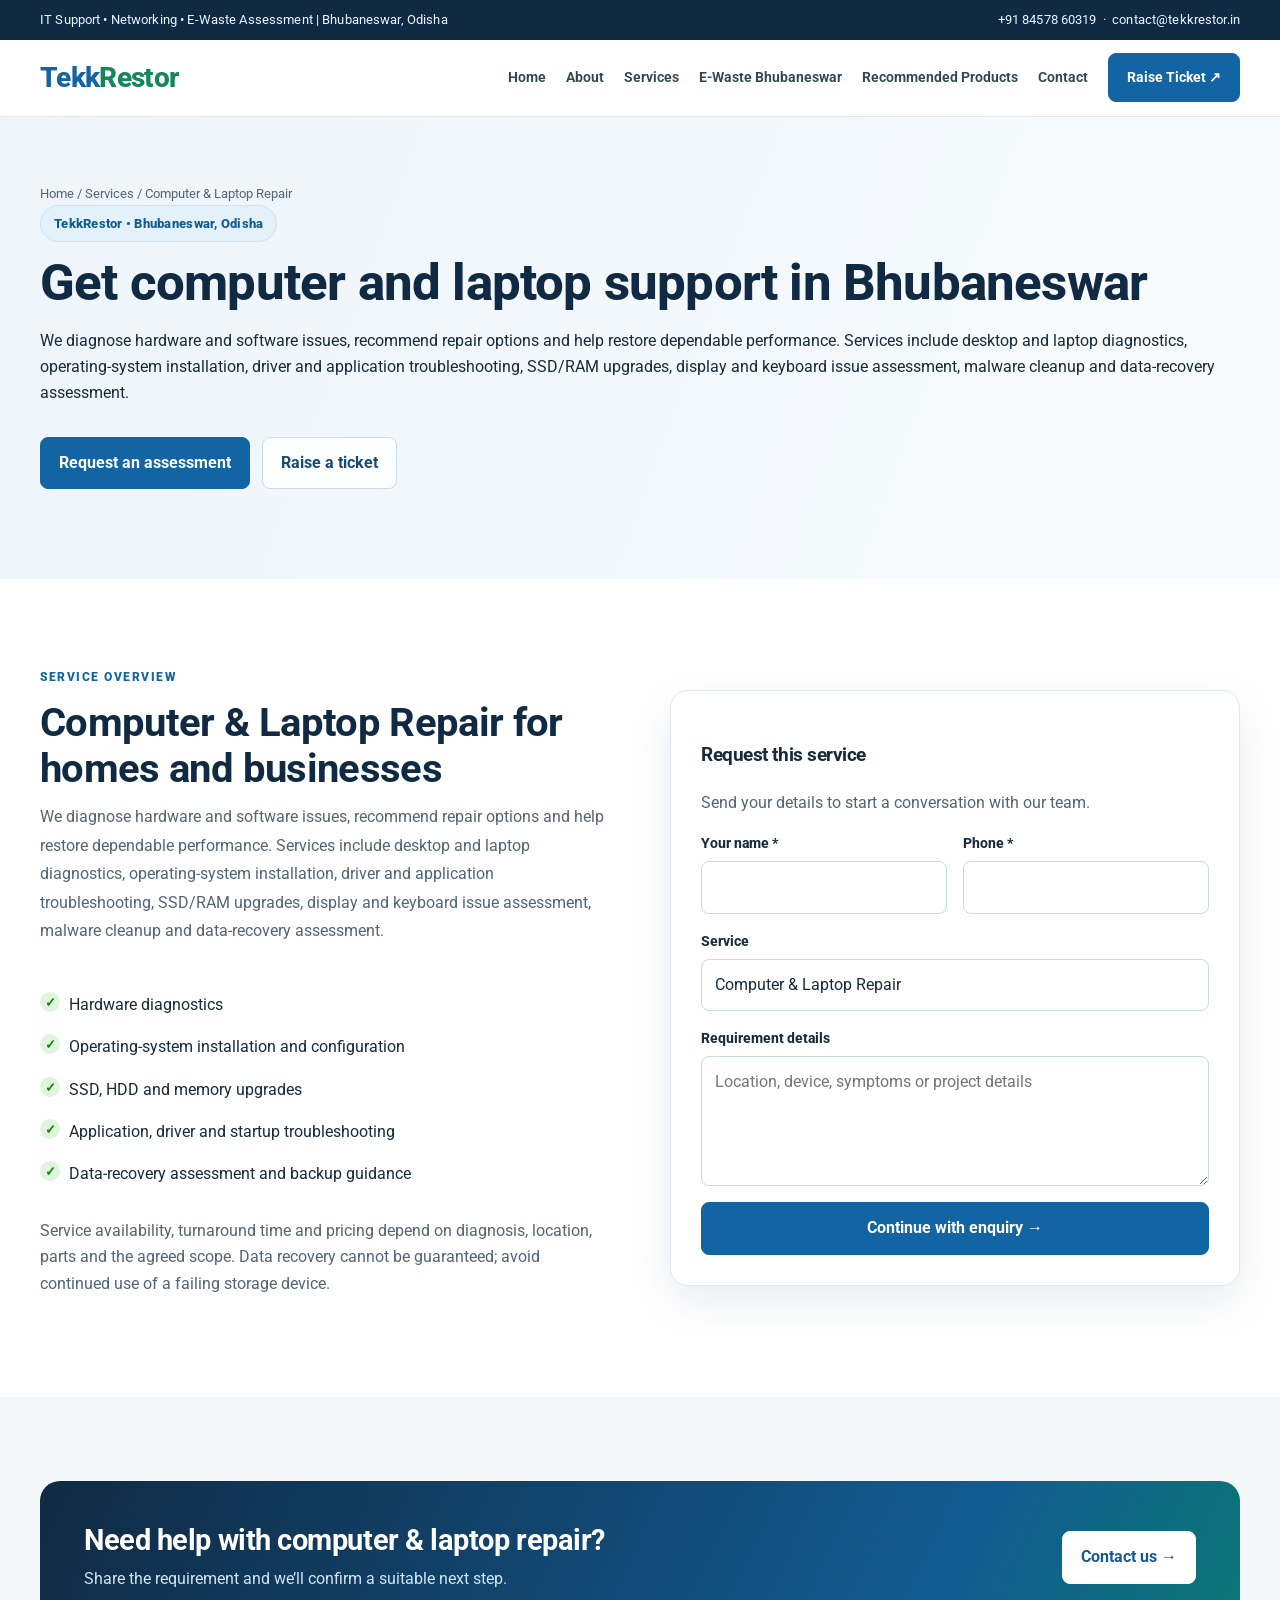
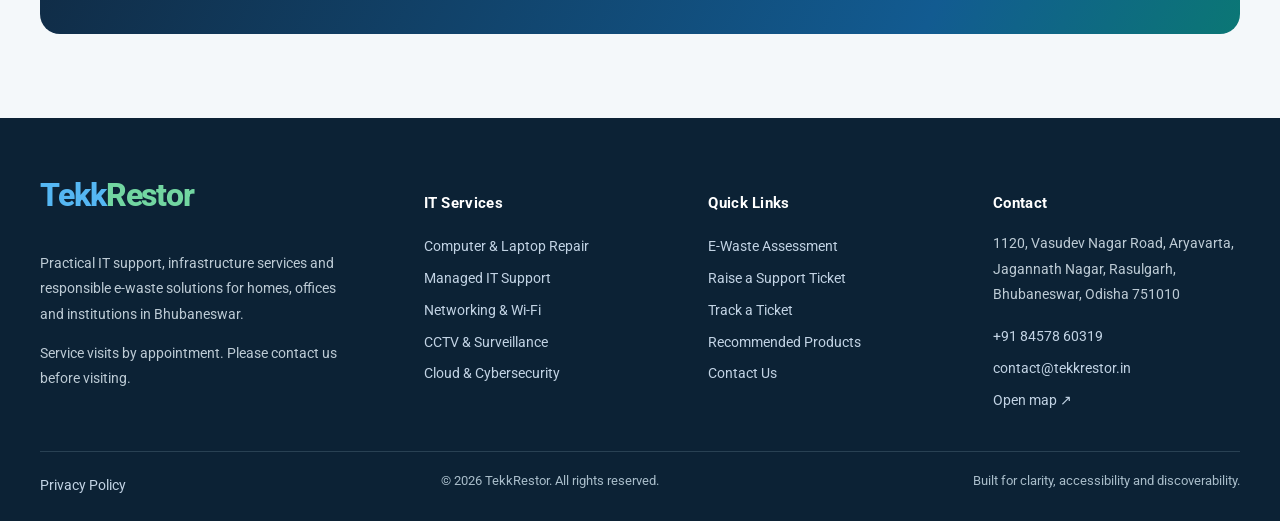
<file: services/computer-repair.html>
<!doctype html><html lang="en-IN"><head><meta charset="utf-8"><meta name="viewport" content="width=device-width, initial-scale=1"><title>Computer & Laptop Repair in Bhubaneswar | TekkRestor</title><meta name="description" content="Computer and laptop repair in Bhubaneswar including diagnostics, OS installation, upgrades and data-recovery assessment."><meta name="robots" content="index,follow,max-image-preview:large"><link rel="canonical" href="https://tekkrestor.in/services/computer-repair.html"><meta name="theme-color" content="#0f6cbd"><link rel="stylesheet" href="/assets/style.css"><script type="application/ld+json">{ "@context":"https://schema.org", "@type":"LocalBusiness", "@id":"https://tekkrestor.in/#business", "name":"TekkRestor", "url":"https://tekkrestor.in/", "telephone":"+91-8457860319", "email":"contact@tekkrestor.in", "address":{"@type":"PostalAddress","streetAddress":"1120, Vasudev Nagar Road, Aryavarta, Jagannath Nagar, Rasulgarh","addressLocality":"Bhubaneswar","addressRegion":"Odisha","postalCode":"751010","addressCountry":"IN"}, "geo":{"@type":"GeoCoordinates","latitude":20.3036,"longitude":85.8581}, "areaServed":[{"@type":"City","name":"Bhubaneswar"},{"@type":"AdministrativeArea","name":"Odisha"}], "description":"IT support, computer repair, networking, cybersecurity and electronic waste assessment services in Bhubaneswar, Odisha.", "priceRange":"₹₹"}</script><script type="application/ld+json">{"@context":"https://schema.org","@type":"Service","name":"Computer & Laptop Repair","serviceType":"Computer & Laptop Repair","provider":{"@id":"https://tekkrestor.in/#business"},"areaServed":{"@type":"City","name":"Bhubaneswar"},"url":"https://tekkrestor.in/services/computer-repair.html","description":"Computer and laptop repair in Bhubaneswar including diagnostics, OS installation, upgrades and data-recovery assessment."}</script><meta property="og:type" content="website"><meta property="og:site_name" content="TekkRestor"><meta property="og:title" content="Computer &amp; Laptop Repair in Bhubaneswar | TekkRestor"><meta property="og:description" content="Computer and laptop repair in Bhubaneswar including diagnostics, OS installation, upgrades and data-recovery assessment."><meta property="og:url" content="https://tekkrestor.in/services/computer-repair.html"><meta property="og:locale" content="en_IN"><meta name="twitter:card" content="summary"><link rel="preconnect" href="https://fonts.googleapis.com">
<link rel="preconnect" href="https://fonts.gstatic.com" crossorigin>
<link href="https://fonts.googleapis.com/css2?family=Roboto:wght@400;500;600;700;800;900&display=swap" rel="stylesheet">
</head><body><div class="topbar"><div class="container"><span>IT Support • Networking • E-Waste Assessment | Bhubaneswar, Odisha</span><span><a href="tel:+918457860319">+91 84578 60319</a> &nbsp;·&nbsp; <a href="mailto:contact@tekkrestor.in">contact@tekkrestor.in</a></span></div></div><header class="site-header"><div class="container nav"><a class="brand" href="/" aria-label="TekkRestor home"><span class="tekk">Tekk</span><span class="restor">Restor</span></a><button class="menu-toggle" aria-label="Toggle navigation" aria-expanded="false">☰</button><nav class="nav-links" aria-label="Main navigation"><a href="/">Home</a><a href="/about.html">About</a><a href="/services/">Services</a><a href="/e-waste-bhubaneswar/">E-Waste Bhubaneswar</a><a href="/products.html">Recommended Products</a><a href="/contact.html">Contact</a><a class="nav-cta" href="/tickets/">Raise Ticket ↗</a></nav></div></header><main><section class="page-hero"><div class="container"><div class="breadcrumbs"><a href="/">Home</a> / <a href="/services/">Services</a> / Computer & Laptop Repair</div><span class="eyebrow">TekkRestor • Bhubaneswar, Odisha</span><h1>Get computer and laptop support in Bhubaneswar</h1><p>We diagnose hardware and software issues, recommend repair options and help restore dependable performance. Services include desktop and laptop diagnostics, operating-system installation, driver and application troubleshooting, SSD/RAM upgrades, display and keyboard issue assessment, malware cleanup and data-recovery assessment.</p><div class="actions"><a class="btn" href="/contact.html">Request an assessment</a><a class="btn secondary" href="/tickets/">Raise a ticket</a></div></div></section><section><div class="container split"><div><div class="section-head"><span class="kicker">Service overview</span><h2>Computer & Laptop Repair for homes and businesses</h2><p>We diagnose hardware and software issues, recommend repair options and help restore dependable performance. Services include desktop and laptop diagnostics, operating-system installation, driver and application troubleshooting, SSD/RAM upgrades, display and keyboard issue assessment, malware cleanup and data-recovery assessment.</p></div><ul class="checklist"><li>Hardware diagnostics</li><li>Operating-system installation and configuration</li><li>SSD, HDD and memory upgrades</li><li>Application, driver and startup troubleshooting</li><li>Data-recovery assessment and backup guidance</li></ul><p class="muted">Service availability, turnaround time and pricing depend on diagnosis, location, parts and the agreed scope. Data recovery cannot be guaranteed; avoid continued use of a failing storage device.</p></div><div class="form-card"><h3>Request this service</h3><p class="muted">Send your details to start a conversation with our team.</p><form data-lead-form><div class="form-grid"><div class="field"><label>Your name *</label><input name="name" required></div><div class="field"><label>Phone *</label><input name="phone" required type="tel"></div><div class="field full"><label>Service</label><input name="service" value="Computer & Laptop Repair" readonly></div><div class="field full"><label>Requirement details</label><textarea name="message" placeholder="Location, device, symptoms or project details"></textarea></div><div class="field full"><button class="btn" type="submit">Continue with enquiry →</button></div></div></form><div class="hidden" data-lead-result aria-live="polite"></div></div></div></section><section class="soft-section"><div class="container"><div class="cta-band"><div><h2>Need help with computer & laptop repair?</h2><p>Share the requirement and we’ll confirm a suitable next step.</p></div><a class="btn" href="/contact.html">Contact us →</a></div></div></section></main><footer class="footer"><div class="container"><div class="footer-grid"><div><a class="brand" href="/"><span class="tekk">Tekk</span><span class="restor">Restor</span></a><p>Practical IT support, infrastructure services and responsible e-waste solutions for homes, offices and institutions in Bhubaneswar.</p><p>Service visits by appointment. Please contact us before visiting.</p></div><div><h3>IT Services</h3><a href="/services/computer-repair.html">Computer & Laptop Repair</a><a href="/services/managed-it-support.html">Managed IT Support</a><a href="/services/networking-wifi.html">Networking & Wi-Fi</a><a href="/services/cctv-security.html">CCTV & Surveillance</a><a href="/services/cloud-cybersecurity.html">Cloud & Cybersecurity</a></div><div><h3>Quick Links</h3><a href="/e-waste-bhubaneswar/">E-Waste Assessment</a><a href="/tickets/">Raise a Support Ticket</a><a href="/tickets/lookup.html">Track a Ticket</a><a href="/products.html">Recommended Products</a><a href="/contact.html">Contact Us</a></div><div><h3>Contact</h3><p>1120, Vasudev Nagar Road, Aryavarta, Jagannath Nagar, Rasulgarh, Bhubaneswar, Odisha 751010</p><a href="tel:+918457860319">+91 84578 60319</a><a href="mailto:contact@tekkrestor.in">contact@tekkrestor.in</a><a target="_blank" rel="noopener" href="https://maps.google.com/?q=Vasudev+Nagar+Road+Rasulgarh+Bhubaneswar">Open map ↗</a></div></div><div class="copyright"><a href="/privacy.html">Privacy Policy</a><span>© <span data-year></span> TekkRestor. All rights reserved.</span><span>Built for clarity, accessibility and discoverability.</span></div></div></footer><script src="/assets/site.js" defer></script></body></html>
</file>
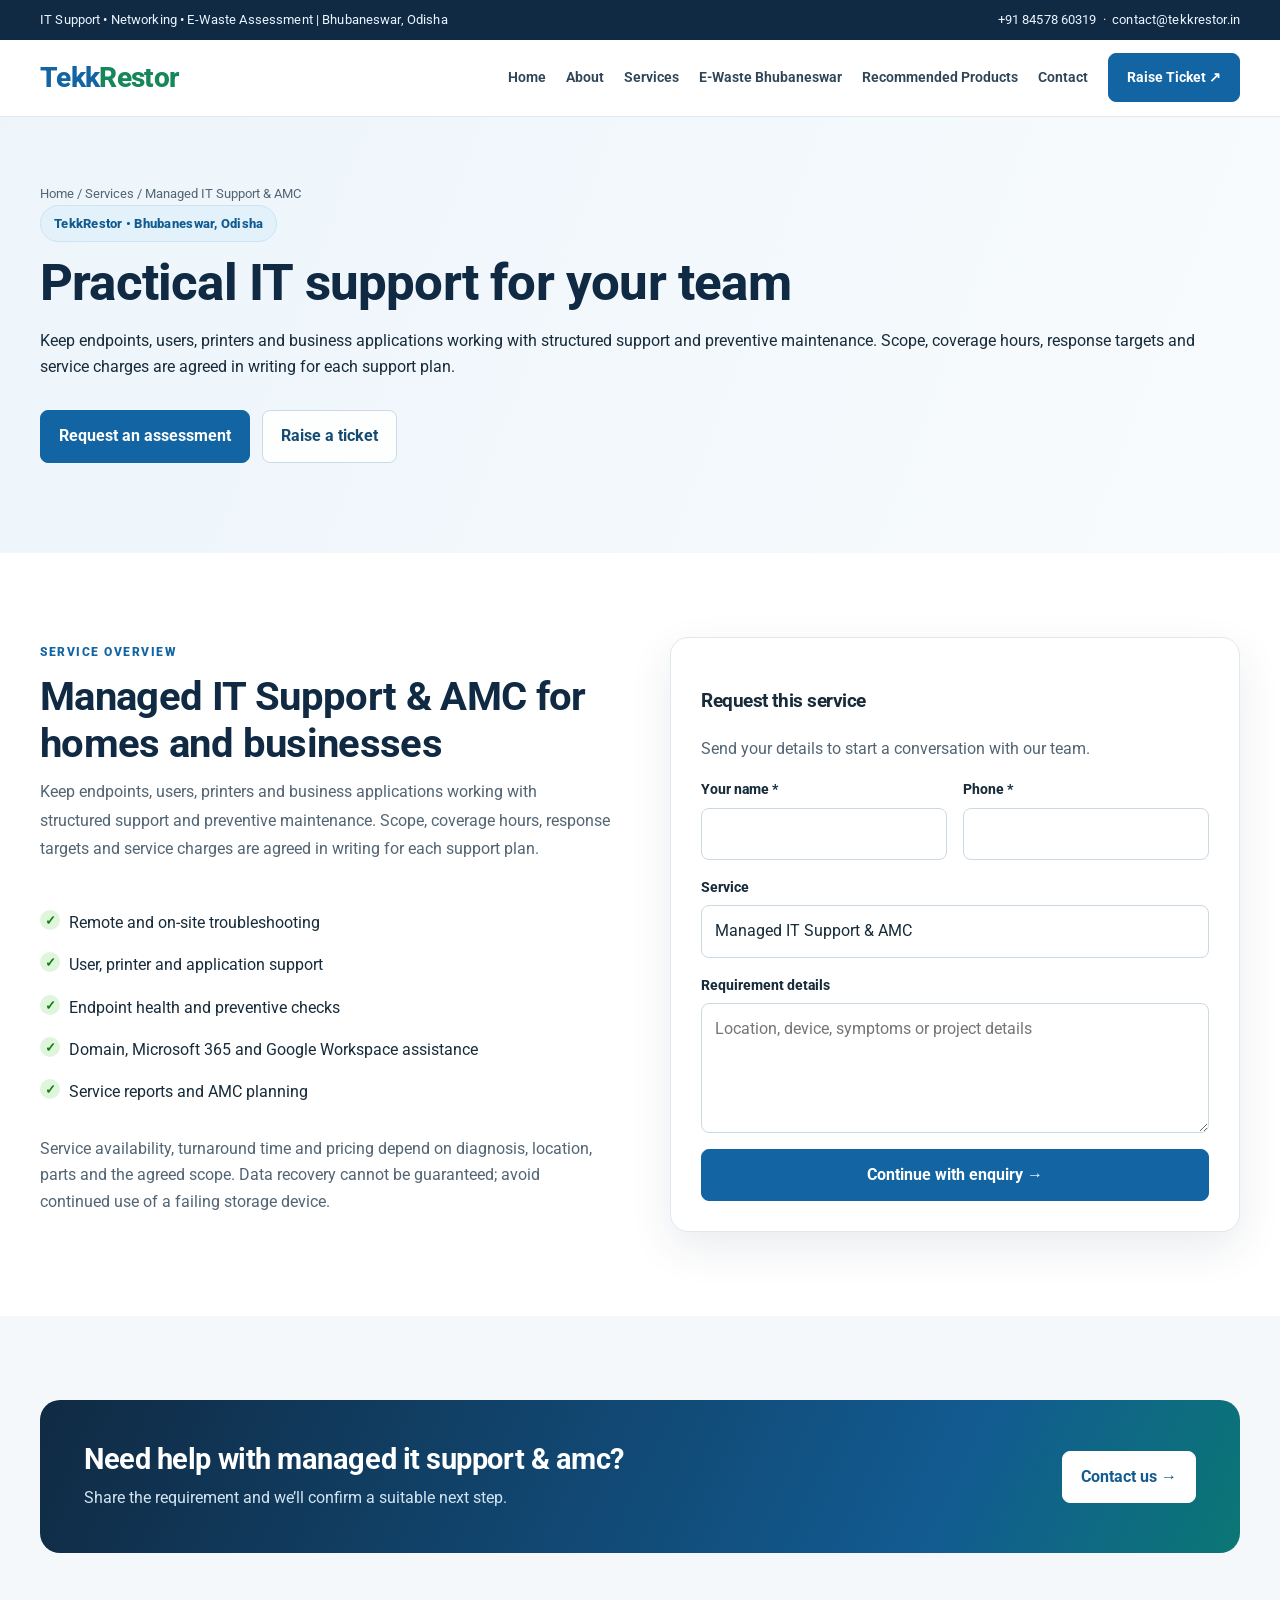
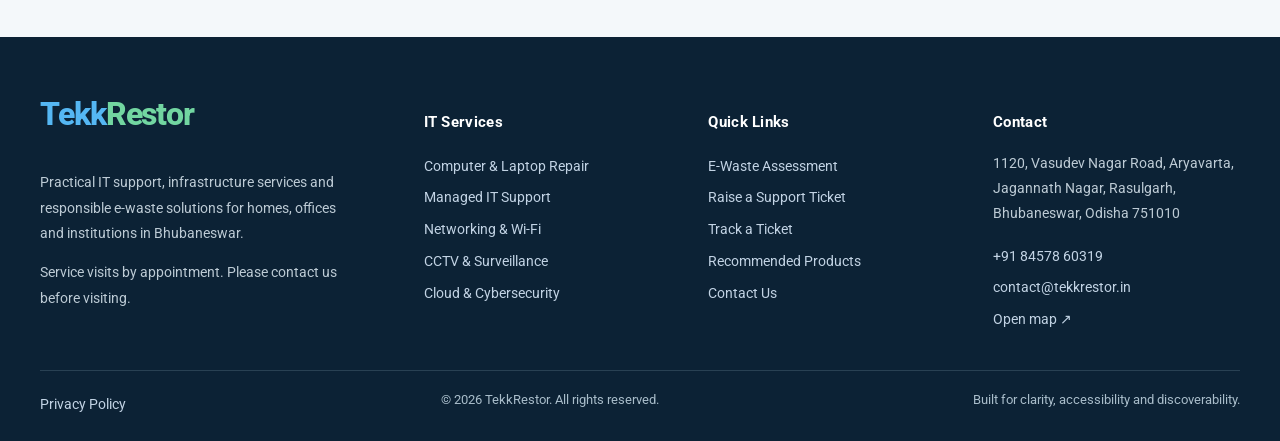
<file: services/managed-it-support.html>
<!doctype html><html lang="en-IN"><head><meta charset="utf-8"><meta name="viewport" content="width=device-width, initial-scale=1"><title>Managed IT Support & AMC in Bhubaneswar | TekkRestor</title><meta name="description" content="Managed IT support, remote assistance, preventive maintenance and AMC services for Bhubaneswar businesses."><meta name="robots" content="index,follow,max-image-preview:large"><link rel="canonical" href="https://tekkrestor.in/services/managed-it-support.html"><meta name="theme-color" content="#0f6cbd"><link rel="stylesheet" href="/assets/style.css"><script type="application/ld+json">{ "@context":"https://schema.org", "@type":"LocalBusiness", "@id":"https://tekkrestor.in/#business", "name":"TekkRestor", "url":"https://tekkrestor.in/", "telephone":"+91-8457860319", "email":"contact@tekkrestor.in", "address":{"@type":"PostalAddress","streetAddress":"1120, Vasudev Nagar Road, Aryavarta, Jagannath Nagar, Rasulgarh","addressLocality":"Bhubaneswar","addressRegion":"Odisha","postalCode":"751010","addressCountry":"IN"}, "geo":{"@type":"GeoCoordinates","latitude":20.3036,"longitude":85.8581}, "areaServed":[{"@type":"City","name":"Bhubaneswar"},{"@type":"AdministrativeArea","name":"Odisha"}], "description":"IT support, computer repair, networking, cybersecurity and electronic waste assessment services in Bhubaneswar, Odisha.", "priceRange":"₹₹"}</script><script type="application/ld+json">{"@context":"https://schema.org","@type":"Service","name":"Managed IT Support & AMC","serviceType":"Managed IT Support & AMC","provider":{"@id":"https://tekkrestor.in/#business"},"areaServed":{"@type":"City","name":"Bhubaneswar"},"url":"https://tekkrestor.in/services/managed-it-support.html","description":"Managed IT support, remote assistance, preventive maintenance and AMC services for Bhubaneswar businesses."}</script><meta property="og:type" content="website"><meta property="og:site_name" content="TekkRestor"><meta property="og:title" content="Managed IT Support &amp; AMC in Bhubaneswar | TekkRestor"><meta property="og:description" content="Managed IT support, remote assistance, preventive maintenance and AMC services for Bhubaneswar businesses."><meta property="og:url" content="https://tekkrestor.in/services/managed-it-support.html"><meta property="og:locale" content="en_IN"><meta name="twitter:card" content="summary"><link rel="preconnect" href="https://fonts.googleapis.com">
<link rel="preconnect" href="https://fonts.gstatic.com" crossorigin>
<link href="https://fonts.googleapis.com/css2?family=Roboto:wght@400;500;600;700;800;900&display=swap" rel="stylesheet">
</head><body><div class="topbar"><div class="container"><span>IT Support • Networking • E-Waste Assessment | Bhubaneswar, Odisha</span><span><a href="tel:+918457860319">+91 84578 60319</a> &nbsp;·&nbsp; <a href="mailto:contact@tekkrestor.in">contact@tekkrestor.in</a></span></div></div><header class="site-header"><div class="container nav"><a class="brand" href="/" aria-label="TekkRestor home"><span class="tekk">Tekk</span><span class="restor">Restor</span></a><button class="menu-toggle" aria-label="Toggle navigation" aria-expanded="false">☰</button><nav class="nav-links" aria-label="Main navigation"><a href="/">Home</a><a href="/about.html">About</a><a href="/services/">Services</a><a href="/e-waste-bhubaneswar/">E-Waste Bhubaneswar</a><a href="/products.html">Recommended Products</a><a href="/contact.html">Contact</a><a class="nav-cta" href="/tickets/">Raise Ticket ↗</a></nav></div></header><main><section class="page-hero"><div class="container"><div class="breadcrumbs"><a href="/">Home</a> / <a href="/services/">Services</a> / Managed IT Support & AMC</div><span class="eyebrow">TekkRestor • Bhubaneswar, Odisha</span><h1>Practical IT support for your team</h1><p>Keep endpoints, users, printers and business applications working with structured support and preventive maintenance. Scope, coverage hours, response targets and service charges are agreed in writing for each support plan.</p><div class="actions"><a class="btn" href="/contact.html">Request an assessment</a><a class="btn secondary" href="/tickets/">Raise a ticket</a></div></div></section><section><div class="container split"><div><div class="section-head"><span class="kicker">Service overview</span><h2>Managed IT Support & AMC for homes and businesses</h2><p>Keep endpoints, users, printers and business applications working with structured support and preventive maintenance. Scope, coverage hours, response targets and service charges are agreed in writing for each support plan.</p></div><ul class="checklist"><li>Remote and on-site troubleshooting</li><li>User, printer and application support</li><li>Endpoint health and preventive checks</li><li>Domain, Microsoft 365 and Google Workspace assistance</li><li>Service reports and AMC planning</li></ul><p class="muted">Service availability, turnaround time and pricing depend on diagnosis, location, parts and the agreed scope. Data recovery cannot be guaranteed; avoid continued use of a failing storage device.</p></div><div class="form-card"><h3>Request this service</h3><p class="muted">Send your details to start a conversation with our team.</p><form data-lead-form><div class="form-grid"><div class="field"><label>Your name *</label><input name="name" required></div><div class="field"><label>Phone *</label><input name="phone" required type="tel"></div><div class="field full"><label>Service</label><input name="service" value="Managed IT Support & AMC" readonly></div><div class="field full"><label>Requirement details</label><textarea name="message" placeholder="Location, device, symptoms or project details"></textarea></div><div class="field full"><button class="btn" type="submit">Continue with enquiry →</button></div></div></form><div class="hidden" data-lead-result aria-live="polite"></div></div></div></section><section class="soft-section"><div class="container"><div class="cta-band"><div><h2>Need help with managed it support & amc?</h2><p>Share the requirement and we’ll confirm a suitable next step.</p></div><a class="btn" href="/contact.html">Contact us →</a></div></div></section></main><footer class="footer"><div class="container"><div class="footer-grid"><div><a class="brand" href="/"><span class="tekk">Tekk</span><span class="restor">Restor</span></a><p>Practical IT support, infrastructure services and responsible e-waste solutions for homes, offices and institutions in Bhubaneswar.</p><p>Service visits by appointment. Please contact us before visiting.</p></div><div><h3>IT Services</h3><a href="/services/computer-repair.html">Computer & Laptop Repair</a><a href="/services/managed-it-support.html">Managed IT Support</a><a href="/services/networking-wifi.html">Networking & Wi-Fi</a><a href="/services/cctv-security.html">CCTV & Surveillance</a><a href="/services/cloud-cybersecurity.html">Cloud & Cybersecurity</a></div><div><h3>Quick Links</h3><a href="/e-waste-bhubaneswar/">E-Waste Assessment</a><a href="/tickets/">Raise a Support Ticket</a><a href="/tickets/lookup.html">Track a Ticket</a><a href="/products.html">Recommended Products</a><a href="/contact.html">Contact Us</a></div><div><h3>Contact</h3><p>1120, Vasudev Nagar Road, Aryavarta, Jagannath Nagar, Rasulgarh, Bhubaneswar, Odisha 751010</p><a href="tel:+918457860319">+91 84578 60319</a><a href="mailto:contact@tekkrestor.in">contact@tekkrestor.in</a><a target="_blank" rel="noopener" href="https://maps.google.com/?q=Vasudev+Nagar+Road+Rasulgarh+Bhubaneswar">Open map ↗</a></div></div><div class="copyright"><a href="/privacy.html">Privacy Policy</a><span>© <span data-year></span> TekkRestor. All rights reserved.</span><span>Built for clarity, accessibility and discoverability.</span></div></div></footer><script src="/assets/site.js" defer></script></body></html>
</file>
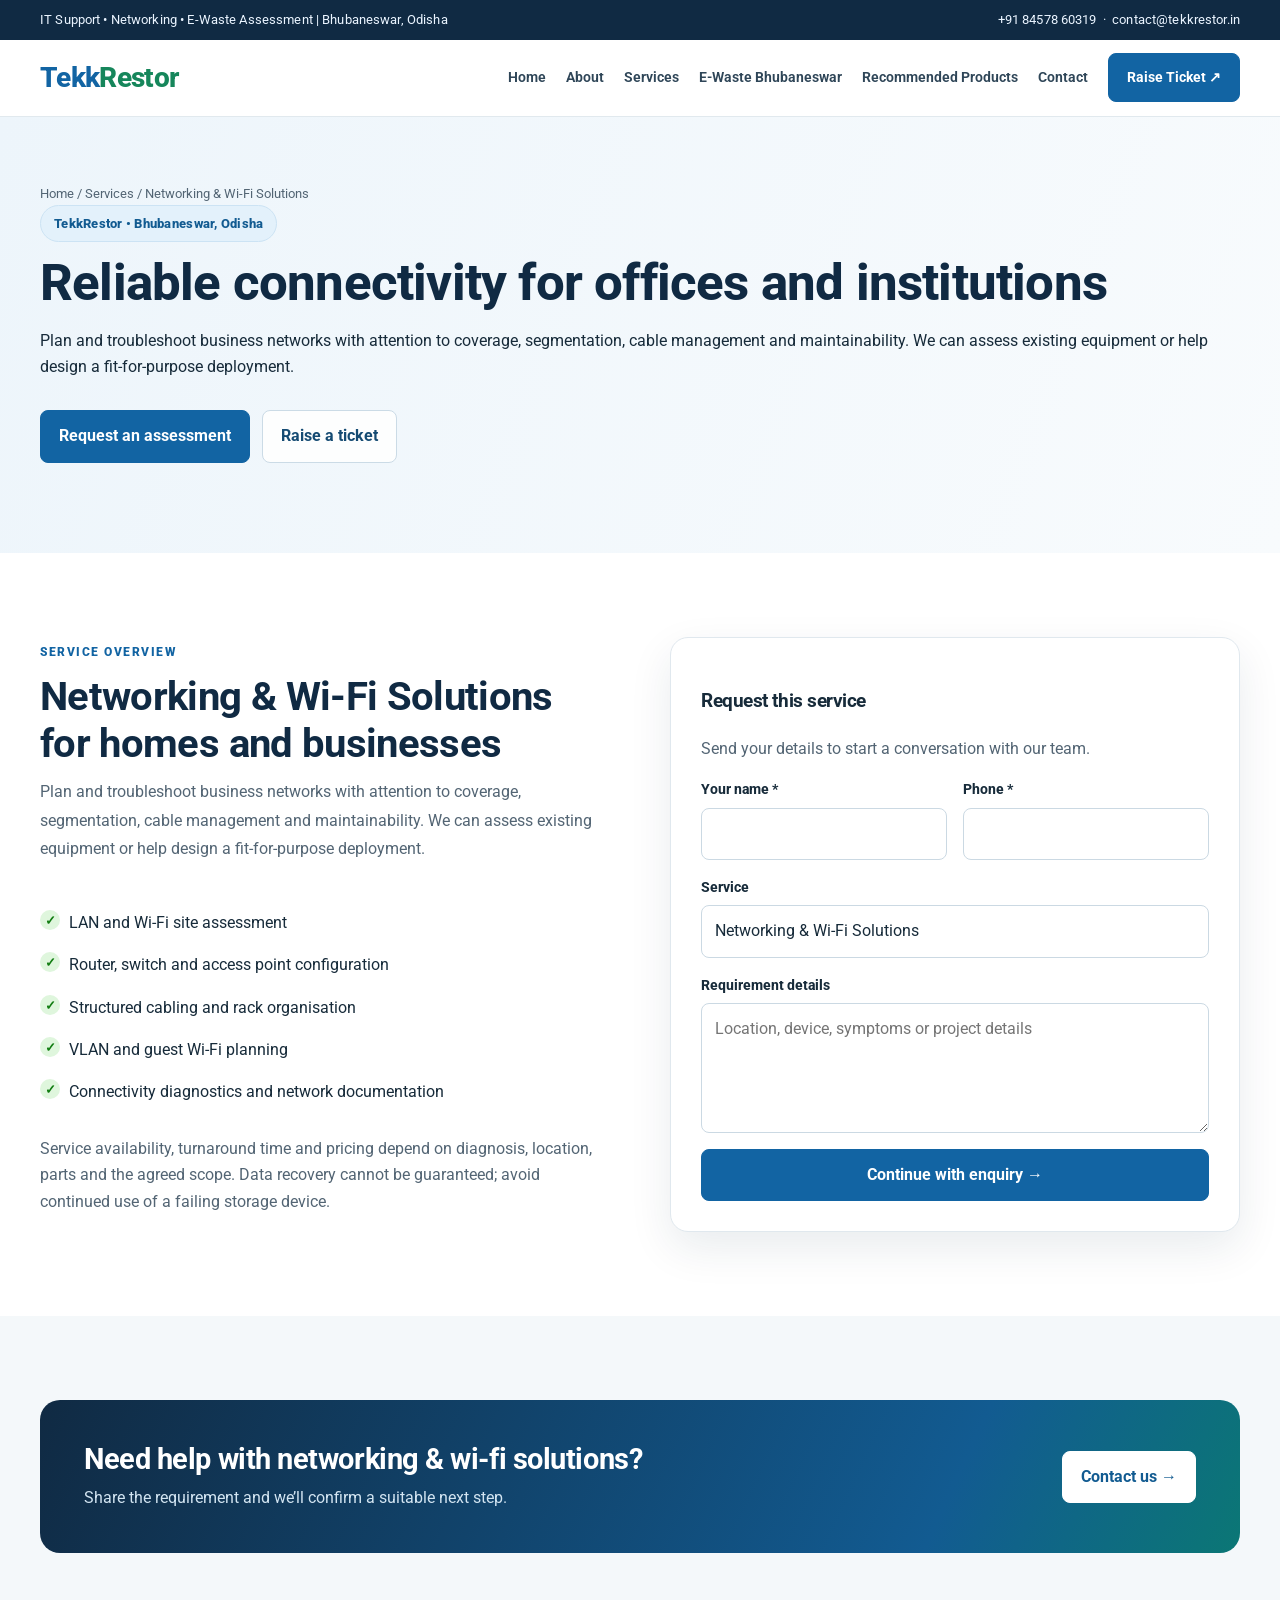
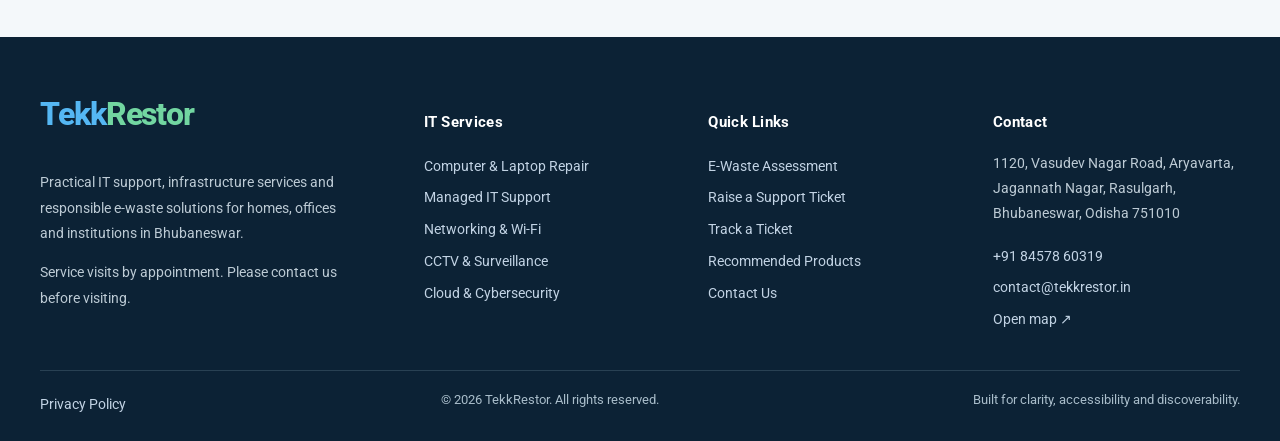
<file: services/networking-wifi.html>
<!doctype html><html lang="en-IN"><head><meta charset="utf-8"><meta name="viewport" content="width=device-width, initial-scale=1"><title>Office Networking & Wi-Fi Solutions in Bhubaneswar | TekkRestor</title><meta name="description" content="Office networking and Wi-Fi solutions in Bhubaneswar: LAN, routers, switches, access points and structured cabling."><meta name="robots" content="index,follow,max-image-preview:large"><link rel="canonical" href="https://tekkrestor.in/services/networking-wifi.html"><meta name="theme-color" content="#0f6cbd"><link rel="stylesheet" href="/assets/style.css"><script type="application/ld+json">{ "@context":"https://schema.org", "@type":"LocalBusiness", "@id":"https://tekkrestor.in/#business", "name":"TekkRestor", "url":"https://tekkrestor.in/", "telephone":"+91-8457860319", "email":"contact@tekkrestor.in", "address":{"@type":"PostalAddress","streetAddress":"1120, Vasudev Nagar Road, Aryavarta, Jagannath Nagar, Rasulgarh","addressLocality":"Bhubaneswar","addressRegion":"Odisha","postalCode":"751010","addressCountry":"IN"}, "geo":{"@type":"GeoCoordinates","latitude":20.3036,"longitude":85.8581}, "areaServed":[{"@type":"City","name":"Bhubaneswar"},{"@type":"AdministrativeArea","name":"Odisha"}], "description":"IT support, computer repair, networking, cybersecurity and electronic waste assessment services in Bhubaneswar, Odisha.", "priceRange":"₹₹"}</script><script type="application/ld+json">{"@context":"https://schema.org","@type":"Service","name":"Networking & Wi-Fi Solutions","serviceType":"Networking & Wi-Fi Solutions","provider":{"@id":"https://tekkrestor.in/#business"},"areaServed":{"@type":"City","name":"Bhubaneswar"},"url":"https://tekkrestor.in/services/networking-wifi.html","description":"Office networking and Wi-Fi solutions in Bhubaneswar: LAN, routers, switches, access points and structured cabling."}</script><meta property="og:type" content="website"><meta property="og:site_name" content="TekkRestor"><meta property="og:title" content="Office Networking &amp; Wi-Fi Solutions in Bhubaneswar | TekkRestor"><meta property="og:description" content="Office networking and Wi-Fi solutions in Bhubaneswar: LAN, routers, switches, access points and structured cabling."><meta property="og:url" content="https://tekkrestor.in/services/networking-wifi.html"><meta property="og:locale" content="en_IN"><meta name="twitter:card" content="summary"><link rel="preconnect" href="https://fonts.googleapis.com">
<link rel="preconnect" href="https://fonts.gstatic.com" crossorigin>
<link href="https://fonts.googleapis.com/css2?family=Roboto:wght@400;500;600;700;800;900&display=swap" rel="stylesheet">
</head><body><div class="topbar"><div class="container"><span>IT Support • Networking • E-Waste Assessment | Bhubaneswar, Odisha</span><span><a href="tel:+918457860319">+91 84578 60319</a> &nbsp;·&nbsp; <a href="mailto:contact@tekkrestor.in">contact@tekkrestor.in</a></span></div></div><header class="site-header"><div class="container nav"><a class="brand" href="/" aria-label="TekkRestor home"><span class="tekk">Tekk</span><span class="restor">Restor</span></a><button class="menu-toggle" aria-label="Toggle navigation" aria-expanded="false">☰</button><nav class="nav-links" aria-label="Main navigation"><a href="/">Home</a><a href="/about.html">About</a><a href="/services/">Services</a><a href="/e-waste-bhubaneswar/">E-Waste Bhubaneswar</a><a href="/products.html">Recommended Products</a><a href="/contact.html">Contact</a><a class="nav-cta" href="/tickets/">Raise Ticket ↗</a></nav></div></header><main><section class="page-hero"><div class="container"><div class="breadcrumbs"><a href="/">Home</a> / <a href="/services/">Services</a> / Networking & Wi-Fi Solutions</div><span class="eyebrow">TekkRestor • Bhubaneswar, Odisha</span><h1>Reliable connectivity for offices and institutions</h1><p>Plan and troubleshoot business networks with attention to coverage, segmentation, cable management and maintainability. We can assess existing equipment or help design a fit-for-purpose deployment.</p><div class="actions"><a class="btn" href="/contact.html">Request an assessment</a><a class="btn secondary" href="/tickets/">Raise a ticket</a></div></div></section><section><div class="container split"><div><div class="section-head"><span class="kicker">Service overview</span><h2>Networking & Wi-Fi Solutions for homes and businesses</h2><p>Plan and troubleshoot business networks with attention to coverage, segmentation, cable management and maintainability. We can assess existing equipment or help design a fit-for-purpose deployment.</p></div><ul class="checklist"><li>LAN and Wi-Fi site assessment</li><li>Router, switch and access point configuration</li><li>Structured cabling and rack organisation</li><li>VLAN and guest Wi-Fi planning</li><li>Connectivity diagnostics and network documentation</li></ul><p class="muted">Service availability, turnaround time and pricing depend on diagnosis, location, parts and the agreed scope. Data recovery cannot be guaranteed; avoid continued use of a failing storage device.</p></div><div class="form-card"><h3>Request this service</h3><p class="muted">Send your details to start a conversation with our team.</p><form data-lead-form><div class="form-grid"><div class="field"><label>Your name *</label><input name="name" required></div><div class="field"><label>Phone *</label><input name="phone" required type="tel"></div><div class="field full"><label>Service</label><input name="service" value="Networking & Wi-Fi Solutions" readonly></div><div class="field full"><label>Requirement details</label><textarea name="message" placeholder="Location, device, symptoms or project details"></textarea></div><div class="field full"><button class="btn" type="submit">Continue with enquiry →</button></div></div></form><div class="hidden" data-lead-result aria-live="polite"></div></div></div></section><section class="soft-section"><div class="container"><div class="cta-band"><div><h2>Need help with networking & wi-fi solutions?</h2><p>Share the requirement and we’ll confirm a suitable next step.</p></div><a class="btn" href="/contact.html">Contact us →</a></div></div></section></main><footer class="footer"><div class="container"><div class="footer-grid"><div><a class="brand" href="/"><span class="tekk">Tekk</span><span class="restor">Restor</span></a><p>Practical IT support, infrastructure services and responsible e-waste solutions for homes, offices and institutions in Bhubaneswar.</p><p>Service visits by appointment. Please contact us before visiting.</p></div><div><h3>IT Services</h3><a href="/services/computer-repair.html">Computer & Laptop Repair</a><a href="/services/managed-it-support.html">Managed IT Support</a><a href="/services/networking-wifi.html">Networking & Wi-Fi</a><a href="/services/cctv-security.html">CCTV & Surveillance</a><a href="/services/cloud-cybersecurity.html">Cloud & Cybersecurity</a></div><div><h3>Quick Links</h3><a href="/e-waste-bhubaneswar/">E-Waste Assessment</a><a href="/tickets/">Raise a Support Ticket</a><a href="/tickets/lookup.html">Track a Ticket</a><a href="/products.html">Recommended Products</a><a href="/contact.html">Contact Us</a></div><div><h3>Contact</h3><p>1120, Vasudev Nagar Road, Aryavarta, Jagannath Nagar, Rasulgarh, Bhubaneswar, Odisha 751010</p><a href="tel:+918457860319">+91 84578 60319</a><a href="mailto:contact@tekkrestor.in">contact@tekkrestor.in</a><a target="_blank" rel="noopener" href="https://maps.google.com/?q=Vasudev+Nagar+Road+Rasulgarh+Bhubaneswar">Open map ↗</a></div></div><div class="copyright"><a href="/privacy.html">Privacy Policy</a><span>© <span data-year></span> TekkRestor. All rights reserved.</span><span>Built for clarity, accessibility and discoverability.</span></div></div></footer><script src="/assets/site.js" defer></script></body></html>
</file>
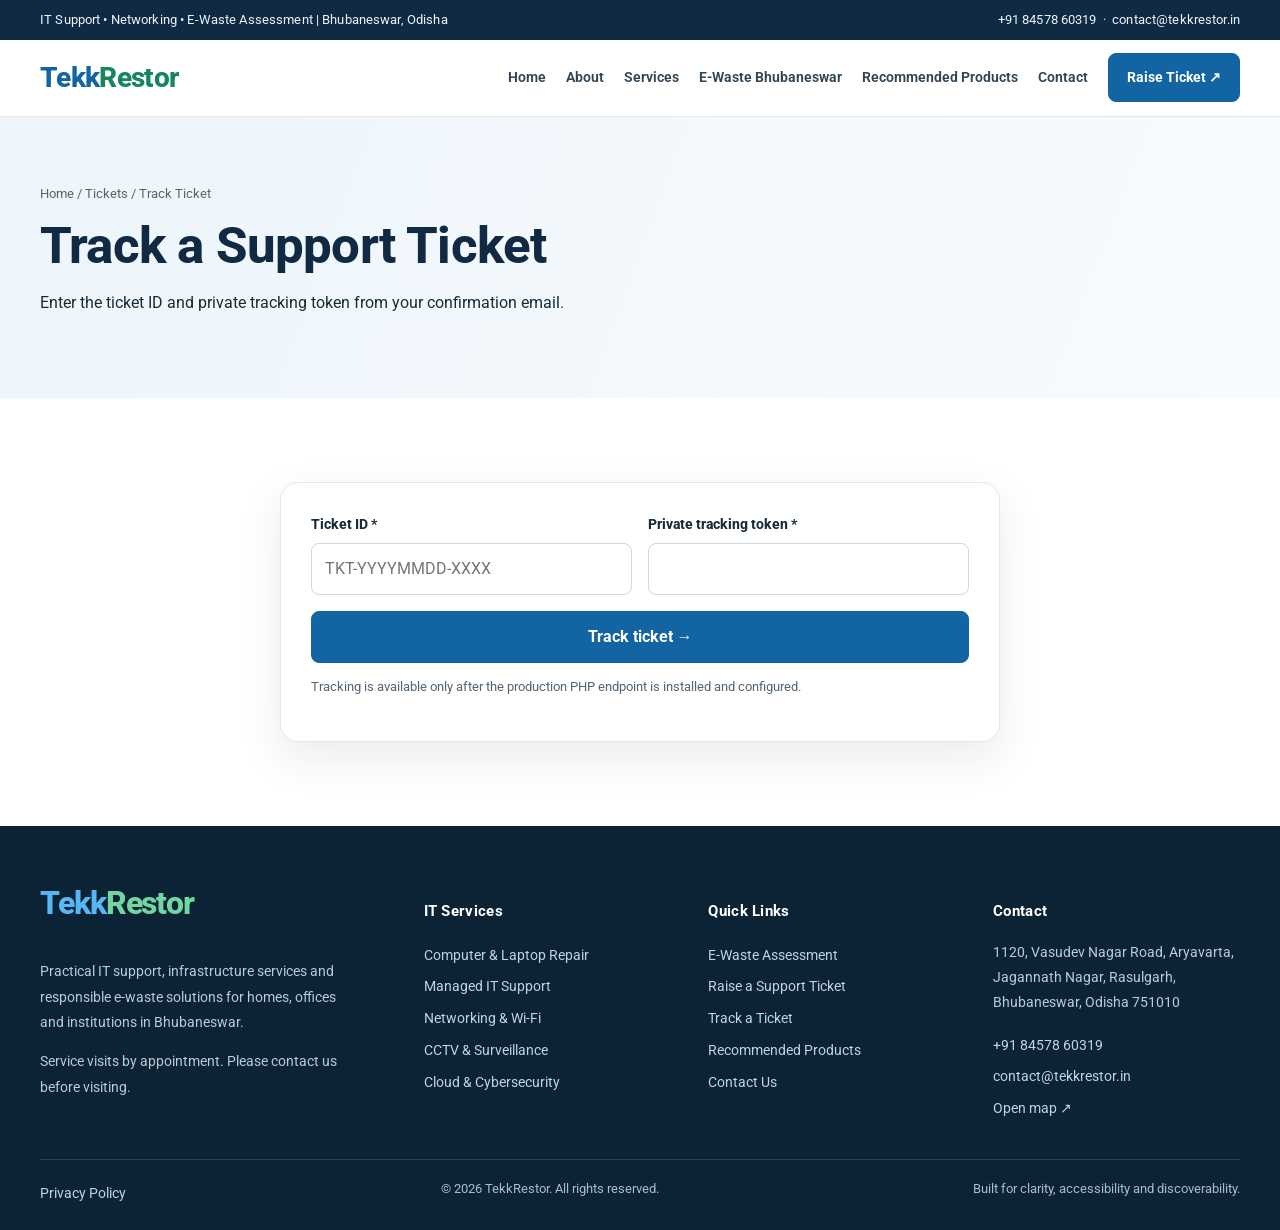
<file: tickets/lookup.html>
<!doctype html><html lang="en-IN"><head><meta charset="utf-8"><meta name="viewport" content="width=device-width, initial-scale=1"><title>Track a Support Ticket | TekkRestor</title><meta name="description" content="Securely check the status of a TekkRestor support ticket using your ticket ID and private tracking token."><meta name="robots" content="noindex,nofollow,noarchive"><meta name="referrer" content="no-referrer"><link rel="canonical" href="https://tekkrestor.in/tickets/lookup.html"><meta name="theme-color" content="#0f6cbd"><link rel="stylesheet" href="/assets/style.css"><script type="application/ld+json">{ "@context":"https://schema.org", "@type":"LocalBusiness", "@id":"https://tekkrestor.in/#business", "name":"TekkRestor", "url":"https://tekkrestor.in/", "telephone":"+91-8457860319", "email":"contact@tekkrestor.in", "address":{"@type":"PostalAddress","streetAddress":"1120, Vasudev Nagar Road, Aryavarta, Jagannath Nagar, Rasulgarh","addressLocality":"Bhubaneswar","addressRegion":"Odisha","postalCode":"751010","addressCountry":"IN"}, "geo":{"@type":"GeoCoordinates","latitude":20.3036,"longitude":85.8581}, "areaServed":[{"@type":"City","name":"Bhubaneswar"},{"@type":"AdministrativeArea","name":"Odisha"}], "description":"IT support, computer repair, networking, cybersecurity and electronic waste assessment services in Bhubaneswar, Odisha.", "priceRange":"₹₹"}</script><meta property="og:type" content="website"><meta property="og:site_name" content="TekkRestor"><meta property="og:title" content="Track a Support Ticket | TekkRestor"><meta property="og:description" content="Securely check the status of a TekkRestor support ticket using your ticket ID and private tracking token."><meta property="og:url" content="https://tekkrestor.in/tickets/lookup.html"><meta property="og:locale" content="en_IN"><meta name="twitter:card" content="summary"><link rel="preconnect" href="https://fonts.googleapis.com">
<link rel="preconnect" href="https://fonts.gstatic.com" crossorigin>
<link href="https://fonts.googleapis.com/css2?family=Roboto:wght@400;500;600;700;800;900&display=swap" rel="stylesheet">
</head><body><div class="topbar"><div class="container"><span>IT Support • Networking • E-Waste Assessment | Bhubaneswar, Odisha</span><span><a href="tel:+918457860319">+91 84578 60319</a> &nbsp;·&nbsp; <a href="mailto:contact@tekkrestor.in">contact@tekkrestor.in</a></span></div></div><header class="site-header"><div class="container nav"><a class="brand" href="/" aria-label="TekkRestor home"><span class="tekk">Tekk</span><span class="restor">Restor</span></a><button class="menu-toggle" aria-label="Toggle navigation" aria-expanded="false">☰</button><nav class="nav-links" aria-label="Main navigation"><a href="/">Home</a><a href="/about.html">About</a><a href="/services/">Services</a><a href="/e-waste-bhubaneswar/">E-Waste Bhubaneswar</a><a href="/products.html">Recommended Products</a><a href="/contact.html">Contact</a><a class="nav-cta" href="/tickets/">Raise Ticket ↗</a></nav></div></header><main><section class="page-hero"><div class="container"><div class="breadcrumbs"><a href="/">Home</a> / <a href="/tickets/">Tickets</a> / Track Ticket</div><h1>Track a Support Ticket</h1><p>Enter the ticket ID and private tracking token from your confirmation email.</p></div></section><section><div class="container" style="max-width:720px"><div class="form-card"><form data-lookup-form><div class="form-grid"><div class="field"><label for="lookup-id">Ticket ID *</label><input id="lookup-id" name="ticket_id" placeholder="TKT-YYYYMMDD-XXXX" required></div><div class="field"><label for="lookup-token">Private tracking token *</label><input id="lookup-token" name="token" required autocomplete="off"></div><div class="field full"><button class="btn" type="submit">Track ticket →</button></div></div></form><div data-lookup-result aria-live="polite"></div><p class="form-note">Tracking is available only after the production PHP endpoint is installed and configured.</p></div></div></section></main><script>document.querySelector('[data-lookup-form]').addEventListener('submit',async e=>{e.preventDefault();const d=new FormData(e.target);const out=document.querySelector('[data-lookup-result]');out.textContent='Checking ticket…';try{const r=await fetch('../api/ticket-lookup.php',{method:'POST',body:d,headers:{Accept:'application/json'}});const j=await r.json();if(!r.ok)throw new Error(j.error||'Ticket not found.');out.innerHTML='<div class="success"><h2>'+safe(j.ticket_id)+'</h2><p><strong>Status:</strong> '+safe(j.status)+'</p><p><strong>Category:</strong> '+safe(j.category)+'</p><p><strong>Subject:</strong> '+safe(j.subject)+'</p><p><strong>Last updated:</strong> '+safe(j.updated_at)+'</p></div>';}catch(err){out.innerHTML='<div class="notice">'+safe(err.message)+'</div>'}});function safe(s){return String(s??'').replace(/[&<>"']/g,c=>({'&':'&amp;','<':'&lt;','>':'&gt;','"':'&quot;',"'":'&#39;'}[c]));}</script><footer class="footer"><div class="container"><div class="footer-grid"><div><a class="brand" href="/"><span class="tekk">Tekk</span><span class="restor">Restor</span></a><p>Practical IT support, infrastructure services and responsible e-waste solutions for homes, offices and institutions in Bhubaneswar.</p><p>Service visits by appointment. Please contact us before visiting.</p></div><div><h3>IT Services</h3><a href="/services/computer-repair.html">Computer & Laptop Repair</a><a href="/services/managed-it-support.html">Managed IT Support</a><a href="/services/networking-wifi.html">Networking & Wi-Fi</a><a href="/services/cctv-security.html">CCTV & Surveillance</a><a href="/services/cloud-cybersecurity.html">Cloud & Cybersecurity</a></div><div><h3>Quick Links</h3><a href="/e-waste-bhubaneswar/">E-Waste Assessment</a><a href="/tickets/">Raise a Support Ticket</a><a href="/tickets/lookup.html">Track a Ticket</a><a href="/products.html">Recommended Products</a><a href="/contact.html">Contact Us</a></div><div><h3>Contact</h3><p>1120, Vasudev Nagar Road, Aryavarta, Jagannath Nagar, Rasulgarh, Bhubaneswar, Odisha 751010</p><a href="tel:+918457860319">+91 84578 60319</a><a href="mailto:contact@tekkrestor.in">contact@tekkrestor.in</a><a target="_blank" rel="noopener" href="https://maps.google.com/?q=Vasudev+Nagar+Road+Rasulgarh+Bhubaneswar">Open map ↗</a></div></div><div class="copyright"><a href="/privacy.html">Privacy Policy</a><span>© <span data-year></span> TekkRestor. All rights reserved.</span><span>Built for clarity, accessibility and discoverability.</span></div></div></footer><script src="/assets/site.js" defer></script></body></html>
</file>
<file: assets/style.css>
:root{--blue:#0f6cbd;--blue2:#0c3b5e;--teal:#0f6cbd;--ink:#242424;--muted:#616161;--line:#e1dfdd;--soft:#f5f5f5;--white:#fff;--green:#107c10;--brand-tint:#ebf3fc;--radius:12px;--shadow:0 8px 24px rgba(0,0,0,.08)}*{box-sizing:border-box}html{scroll-behavior:smooth}body{margin:0;font-family:Inter,ui-sans-serif,system-ui,-apple-system,"Segoe UI",sans-serif;color:var(--ink);background:#fff;line-height:1.6}a{color:inherit;text-decoration:none}button,input,select,textarea{font:inherit}img{max-width:100%;height:auto}.container{width:min(1160px,calc(100% - 40px));margin:auto}.topbar{background:var(--blue2);color:#eaf4ff;font-size:.86rem;padding:8px 0}.topbar .container{display:flex;justify-content:space-between;gap:15px;flex-wrap:wrap}.site-header{position:sticky;top:0;z-index:20;background:rgba(255,255,255,.96);backdrop-filter:blur(12px);border-bottom:1px solid var(--line)}.nav{min-height:78px;display:flex;align-items:center;justify-content:space-between;gap:22px}.brand{font-size:1.7rem;letter-spacing:-1.2px;font-weight:850;white-space:nowrap}.brand .tekk{color:#0f6cbd}.brand .restor{color:#18865b}.nav-links{display:flex;align-items:center;gap:21px;font-size:.92rem;font-weight:650}.nav-links a:hover{color:var(--teal)}.nav-cta,.btn{display:inline-flex;align-items:center;justify-content:center;gap:9px;padding:12px 18px;border-radius:10px;background:var(--blue);color:#fff;font-weight:750;border:1px solid var(--blue);cursor:pointer;transition:.2s}.nav-cta:hover,.btn:hover{background:var(--blue2);transform:translateY(-1px)}.btn.secondary{background:#fff;color:var(--blue);border-color:#c9d8e7}.btn.teal{background:var(--teal);border-color:var(--teal);color:#062d36}.btn.small{padding:9px 13px;font-size:.9rem}.menu-toggle{display:none;background:#fff;border:1px solid var(--line);padding:8px 12px;border-radius:9px}.hero{background:radial-gradient(circle at 90% 15%,rgba(19,168,158,.17),transparent 30%),linear-gradient(120deg,#f4f8fd,#fff 60%);padding:76px 0 70px;overflow:hidden}.hero-grid{display:grid;grid-template-columns:1.15fr .85fr;align-items:center;gap:54px}.eyebrow{display:inline-flex;align-items:center;gap:8px;color:#0f6cbd;background:#ebf3fc;border:1px solid #cfe4fa;border-radius:99px;padding:6px 12px;font-size:.82rem;font-weight:800;letter-spacing:.02em}.hero h1{font-size:clamp(2.35rem,4.5vw,4.1rem);line-height:1.08;letter-spacing:-2.1px;margin:19px 0;color:var(--blue2)}.hero p{font-size:1.12rem;color:var(--muted);max-width:650px}.actions{display:flex;flex-wrap:wrap;gap:12px;margin:26px 0}.trustline{display:flex;gap:18px;flex-wrap:wrap;color:#536578;font-size:.9rem;font-weight:650}.visual-card{background:#fff;border:1px solid #e0e9f2;border-radius:26px;padding:26px;box-shadow:var(--shadow);position:relative}.visual-top{display:flex;justify-content:space-between;align-items:center;margin-bottom:20px}.visual-top strong{font-size:1.05rem}.live-pill{background:#e5f8ee;color:#187a4c;padding:5px 10px;border-radius:30px;font-size:.75rem;font-weight:800}.orbit{height:210px;border-radius:18px;background:linear-gradient(145deg,#0f6cbd,#115ea3);display:grid;place-items:center;color:#fff;position:relative;overflow:hidden}.orbit:before,.orbit:after{content:"";position:absolute;border:1px solid rgba(255,255,255,.2);border-radius:50%;width:270px;height:270px}.orbit:after{width:190px;height:190px}.orbit-icon{font-size:4.3rem;z-index:1}.metric-row{display:grid;grid-template-columns:repeat(3,1fr);gap:10px;margin-top:16px}.metric{background:var(--soft);padding:13px 10px;border-radius:12px;text-align:center}.metric b{display:block;font-size:1.35rem;color:var(--blue)}.metric span{font-size:.76rem;color:var(--muted)}section{padding:74px 0}.section-head{max-width:740px;margin-bottom:34px}.section-head.center{text-align:center;margin-left:auto;margin-right:auto}.kicker{font-weight:850;color:#0f6cbd;text-transform:uppercase;letter-spacing:.1em;font-size:.76rem}.section-head h2{font-size:clamp(1.8rem,3vw,2.7rem);line-height:1.15;letter-spacing:-1px;color:var(--blue2);margin:10px 0}.section-head p{color:var(--muted);margin:0}.soft-section{background:var(--soft)}.cards{display:grid;grid-template-columns:repeat(3,1fr);gap:18px}.card{border:1px solid var(--line);border-radius:var(--radius);padding:24px;background:#fff;box-shadow:0 4px 18px rgba(20,52,88,.035)}.card:hover{box-shadow:var(--shadow);transform:translateY(-2px);transition:.2s}.icon{width:48px;height:48px;display:grid;place-items:center;background:#ebf3fc;border-radius:13px;font-size:1.5rem;margin-bottom:17px}.card h3{margin:0 0 8px;color:var(--blue2);font-size:1.15rem}.card p{margin:0 0 15px;color:var(--muted);font-size:.95rem}.text-link{font-weight:800;color:#0f6cbd}.split{display:grid;grid-template-columns:1fr 1fr;gap:48px;align-items:center}.checklist{list-style:none;padding:0;margin:22px 0}.checklist li{padding:8px 0 8px 29px;position:relative}.checklist li:before{content:'✓';position:absolute;left:0;top:8px;width:20px;height:20px;border-radius:50%;display:grid;place-items:center;background:#dff6dd;color:#107c10;font-weight:900;font-size:.8rem}.process{display:grid;grid-template-columns:repeat(3,1fr);gap:16px;counter-reset:step}.process .card{position:relative;padding-top:58px}.process .card:before{counter-increment:step;content:counter(step);position:absolute;top:18px;left:23px;width:28px;height:28px;display:grid;place-items:center;border-radius:50%;background:var(--blue);color:#fff;font-weight:850}.cta-band{background:linear-gradient(120deg,#0c3b5e,#0f6cbd);color:#fff;border-radius:24px;padding:36px 40px;display:flex;align-items:center;justify-content:space-between;gap:25px}.cta-band h2{font-size:1.8rem;line-height:1.2;margin:0 0 8px}.cta-band p{color:#d3e5f2;margin:0}.cta-band .btn{background:var(--teal);color:#072c34;border-color:var(--teal);white-space:nowrap}.form-card{background:#fff;border:1px solid var(--line);border-radius:20px;padding:28px;box-shadow:var(--shadow)}.form-grid{display:grid;grid-template-columns:1fr 1fr;gap:16px}.field{display:flex;flex-direction:column;gap:6px}.field.full{grid-column:1/-1}.field label{font-weight:750;font-size:.88rem}.field input,.field select,.field textarea{border:1px solid #cbd7e3;border-radius:9px;padding:11px 12px;background:#fff;color:var(--ink);width:100%}.field textarea{min-height:130px;resize:vertical}.field input:focus,.field select:focus,.field textarea:focus{outline:3px solid #96c6fa;border-color:var(--teal)}.form-note{font-size:.82rem;color:var(--muted)}.sla{padding:12px 14px;background:#f0f7ff;border:1px solid #cfe4fa;border-radius:10px;color:#0c3b5e;font-size:.88rem}.notice{padding:14px;border-radius:10px;background:#fff8e6;border:1px solid #f0dfab;color:#725c16}.success{padding:20px;border:1px solid #a8e2bf;background:#effbf3;border-radius:12px}.faq details{padding:17px 0;border-bottom:1px solid var(--line)}.faq summary{font-weight:800;cursor:pointer}.faq details p{color:var(--muted)}.footer{background:#0b2343;color:#d8e5f2;padding:54px 0 20px}.footer-grid{display:grid;grid-template-columns:1.4fr 1fr 1fr 1fr;gap:30px}.footer .brand{display:inline-block;margin-bottom:12px}.footer h3{color:#fff;font-size:1rem}.footer a{display:block;color:#c2d3e4;padding:4px 0;font-size:.9rem}.footer a:hover{color:#96c6fa}.footer p{font-size:.9rem;color:#c8c6c4}.copyright{border-top:1px solid #484644;margin-top:34px;padding-top:18px;display:flex;justify-content:space-between;gap:12px;flex-wrap:wrap;color:#c8c6c4;font-size:.82rem}.page-hero{padding:58px 0;background:linear-gradient(120deg,#f5f5f5,#ebf3fc)}.page-hero h1{font-size:clamp(2rem,4vw,3.3rem);line-height:1.12;letter-spacing:-1.4px;color:var(--blue2);margin:12px 0}.breadcrumbs{font-size:.83rem;color:var(--muted)}.tag{display:inline-block;border-radius:99px;background:#ebf3fc;color:#0c3b5e;padding:5px 10px;font-size:.78rem;font-weight:800}.ticket-id{font-size:clamp(1.7rem,4vw,2.5rem);font-weight:900;color:var(--blue);letter-spacing:.04em}.hidden{display:none!important}.muted{color:var(--muted)}@media(max-width:940px){.nav-links{gap:12px;font-size:.85rem}.hero-grid{gap:30px}.cards{grid-template-columns:repeat(2,1fr)}.footer-grid{grid-template-columns:repeat(2,1fr)}}@media(max-width:760px){.container{width:min(100% - 28px,1160px)}.nav{min-height:68px}.menu-toggle{display:block}.nav-links{display:none;position:absolute;top:68px;left:0;right:0;background:#fff;border-bottom:1px solid var(--line);padding:18px 22px 22px;flex-direction:column;align-items:stretch;gap:8px}.nav-links.open{display:flex}.nav-links a{padding:8px}.nav-cta{display:block;text-align:center}.hero{padding:48px 0}.hero-grid,.split{grid-template-columns:1fr}.hero h1{letter-spacing:-1.4px}.visual-card{max-width:520px;margin:auto}.cards,.process{grid-template-columns:1fr}.form-grid{grid-template-columns:1fr}.field.full{grid-column:auto}section{padding:54px 0}.cta-band{padding:27px;align-items:flex-start;flex-direction:column}.footer-grid{grid-template-columns:1fr 1fr}}@media(max-width:450px){.footer-grid{grid-template-columns:1fr}.metric-row{grid-template-columns:1fr 1fr 1fr}.topbar .container{font-size:.78rem}.brand{font-size:1.5rem}}

/* Fluent-inspired interaction and accessibility refinements */
:where(a,button,input,select,textarea,summary):focus-visible{outline:2px solid #0f6cbd;outline-offset:3px}
.btn,.nav-cta{border-radius:6px;transition:background-color .16s ease,border-color .16s ease,box-shadow .16s ease}
.btn:hover,.nav-cta:hover{box-shadow:0 3px 8px rgba(0,0,0,.12)}
.card,.visual-card,.form-card{border-radius:12px}
@media(prefers-reduced-motion:reduce){html{scroll-behavior:auto}*,*::before,*::after{transition:none!important;animation:none!important}}

/* Anti-spam honeypot: visually hidden but not display:none so basic bots can still encounter it. */
.honeypot { position:absolute !important; left:-10000px !important; width:1px !important; height:1px !important; overflow:hidden !important; }
@media print { .site-header, .topbar, .footer, form, .btn { display:none !important; } body { background:#fff !important; color:#000 !important; } .ticket-id { overflow-wrap:anywhere; } }


/* TekkRestor refined visual system — clean editorial layout, Microsoft-inspired blue */
:root{--blue:#1264a3;--blue2:#102a43;--teal:#0b8f87;--ink:#172b3a;--muted:#536574;--line:#dce5eb;--soft:#f3f7fa;--brand-tint:#eaf4fb;--green:#16865b;--radius:16px;--shadow:0 16px 44px rgba(16,42,67,.09)}
body{font-family:"Segoe UI",Inter,ui-sans-serif,system-ui,-apple-system,sans-serif;line-height:1.65;color:var(--ink);letter-spacing:-.01em}
.container{width:min(1200px,calc(100% - 48px))}
.topbar{background:#102a43;padding:9px 0;font-size:.82rem;letter-spacing:.01em}
.site-header{background:rgba(255,255,255,.94);border-bottom:1px solid rgba(220,229,235,.85)}
.nav{min-height:76px;gap:26px}.brand{font-size:1.72rem;letter-spacing:-1.4px}.brand .tekk{color:#1264a3}.brand .restor{color:#16865b}
.nav-links{gap:20px;font-size:.89rem;color:#2f4658}.nav-links a:not(.nav-cta){padding:9px 0;position:relative}.nav-links a:not(.nav-cta):after{content:"";position:absolute;left:0;right:100%;bottom:1px;height:2px;background:#1264a3;transition:right .18s}.nav-links a:not(.nav-cta):hover:after{right:0}
.nav-cta,.btn{border-radius:8px;font-weight:700;padding:12px 18px;box-shadow:none}.btn:hover,.nav-cta:hover{transform:translateY(-1px);box-shadow:0 8px 18px rgba(18,100,163,.18)}
.hero{padding:82px 0 76px;background:radial-gradient(ellipse at 82% 20%,rgba(11,143,135,.12),transparent 32%),linear-gradient(120deg,#f0f7fc 0%,#fff 60%,#f7fbfd 100%)}
.hero-grid{grid-template-columns:1.08fr .92fr;gap:64px}.eyebrow{background:#e3f1fb;border-color:#cce3f4;color:#125b91;padding:7px 13px}.hero h1{font-size:clamp(2.55rem,4.4vw,4.35rem);letter-spacing:-2.7px;line-height:1.04;color:#102a43;max-width:760px}.hero p{font-size:1.13rem;line-height:1.75;max-width:620px;color:#526878}.actions{margin:30px 0 24px}.btn.secondary{background:rgba(255,255,255,.86);border-color:#cbdbe6;color:#154b73}.trustline{gap:12px 18px;font-size:.87rem;color:#3d596d}.trustline span:before{content:"✓";color:#16865b;font-weight:900;margin-right:7px}
.visual-card{border-radius:22px;padding:22px;box-shadow:0 24px 64px rgba(16,42,67,.13);border-color:#dbe7ee}.visual-top{margin-bottom:16px}.live-pill{background:#e1f6ed;color:#176d4a;letter-spacing:.05em}.orbit{height:250px;border-radius:16px;background:linear-gradient(145deg,#0d4775,#1264a3 60%,#0b8f87);isolation:isolate}.orbit:before,.orbit:after{border-color:rgba(255,255,255,.22)}.orbit-icon{font-size:4rem}.metric{background:#f1f6f9;border:1px solid #e4edf2;padding:15px 10px}.metric b{color:#1264a3}.metric span{font-size:.77rem}
section{padding:84px 0}.section-head{margin-bottom:38px}.kicker{color:#1264a3;letter-spacing:.13em;font-size:.73rem}.section-head h2{font-size:clamp(1.95rem,3.1vw,2.8rem);letter-spacing:-1.3px;color:#102a43}.section-head p{font-size:1.02rem;line-height:1.75;max-width:720px}.cards{gap:20px}.card{padding:27px;border-radius:16px;border-color:#e0e8ee;box-shadow:0 3px 12px rgba(16,42,67,.025);transition:transform .2s,box-shadow .2s,border-color .2s}.card:hover{transform:translateY(-4px);border-color:#bfd9eb;box-shadow:0 16px 34px rgba(16,42,67,.09)}.icon{width:50px;height:50px;border-radius:14px;background:#e7f2fa;color:#1264a3;font-size:1.4rem}.card h3{font-size:1.12rem;letter-spacing:-.3px;color:#173b55}.card p{line-height:1.72}.text-link{color:#1264a3}.soft-section{background:#f4f8fa}.split{gap:60px}.form-card{border-radius:18px;padding:30px;border-color:#e0e8ee}.field input,.field select,.field textarea{border-color:#cbd9e3;border-radius:8px;padding:12px 13px}.field input:focus,.field select:focus,.field textarea:focus{outline:3px solid #c8e4f8;border-color:#1264a3}.cta-band{background:linear-gradient(115deg,#102a43,#125b91 75%,#0b7775);border-radius:20px;padding:42px 44px}.cta-band h2{letter-spacing:-.8px}.cta-band .btn{background:#fff;color:#125b91;border-color:#fff}.cta-band .btn:hover{background:#eaf4fb}.process .card{padding-top:62px}.process .card:before{background:#1264a3}.footer{background:#0c2235;padding-top:58px}.footer-grid{gap:38px}.footer h3{font-size:.95rem;letter-spacing:.02em}.footer p{line-height:1.75;color:#bdcbd5}.footer a{transition:color .15s}.copyright{border-color:#294153;color:#a9bdca}.page-hero{background:linear-gradient(110deg,#edf5fb,#f8fbfd);padding:66px 0}.page-hero h1{color:#102a43;letter-spacing:-1.8px}.tag{background:#e7f2fa;color:#124e7c}.sla{background:#edf6fc;border-color:#d2e7f5}.ticket-id{color:#1264a3}
:where(a,button,input,select,textarea,summary):focus-visible{outline:3px solid #7fc1ee;outline-offset:3px}
@media(max-width:940px){.hero-grid{gap:34px}.nav-links{gap:12px}.split{gap:34px}}
@media(max-width:760px){.container{width:min(100% - 30px,1200px)}.hero{padding:52px 0 48px}.hero-grid,.split{grid-template-columns:1fr}.hero h1{font-size:clamp(2.35rem,10vw,3.4rem);letter-spacing:-1.8px}.visual-card{width:100%}.orbit{height:210px}section{padding:60px 0}.section-head{margin-bottom:28px}.cta-band{padding:28px}.nav-links{top:68px}}
@media(prefers-reduced-motion:reduce){.card,.nav-links a:after{transition:none}}


/* Roboto typography refresh: clearer, more contemporary heading hierarchy */
body,button,input,select,textarea{font-family:"Roboto",Arial,sans-serif;letter-spacing:0}
.brand{font-family:"Roboto",Arial,sans-serif;font-weight:800;letter-spacing:-.65px}
h1,h2,h3,h4,h5,h6,.section-head h2,.hero h1,.page-hero h1,.cta-band h2,.card h3{font-family:"Roboto",Arial,sans-serif;font-weight:700;letter-spacing:-.45px}
.hero h1{font-weight:800;letter-spacing:-1.15px;line-height:1.08}
.section-head h2{font-weight:700;letter-spacing:-.65px;line-height:1.18}
.page-hero h1{font-weight:750;letter-spacing:-.8px}
.card h3{font-weight:700;letter-spacing:-.2px}
.nav-links,.btn,.nav-cta,.kicker,.eyebrow{font-family:"Roboto",Arial,sans-serif}
@media(max-width:760px){.hero h1{letter-spacing:-.75px}.section-head h2{letter-spacing:-.35px}}

/* Footer wordmark refinement: stronger brand anchor within the footer grid */
.footer-grid > div:first-child .brand{font-size:clamp(2rem,2.5vw,2.45rem);font-weight:800;letter-spacing:-1.1px;line-height:1.12;margin:0 0 18px;display:inline-flex;align-items:baseline;gap:0;padding:2px 0 5px}
.footer-grid > div:first-child .brand .tekk{color:#55b7f3}
.footer-grid > div:first-child .brand .restor{color:#72d6a1}
.footer-grid > div:first-child p{max-width:310px}
@media(max-width:760px){.footer-grid > div:first-child .brand{font-size:2.15rem;margin-bottom:14px}}
</file>
